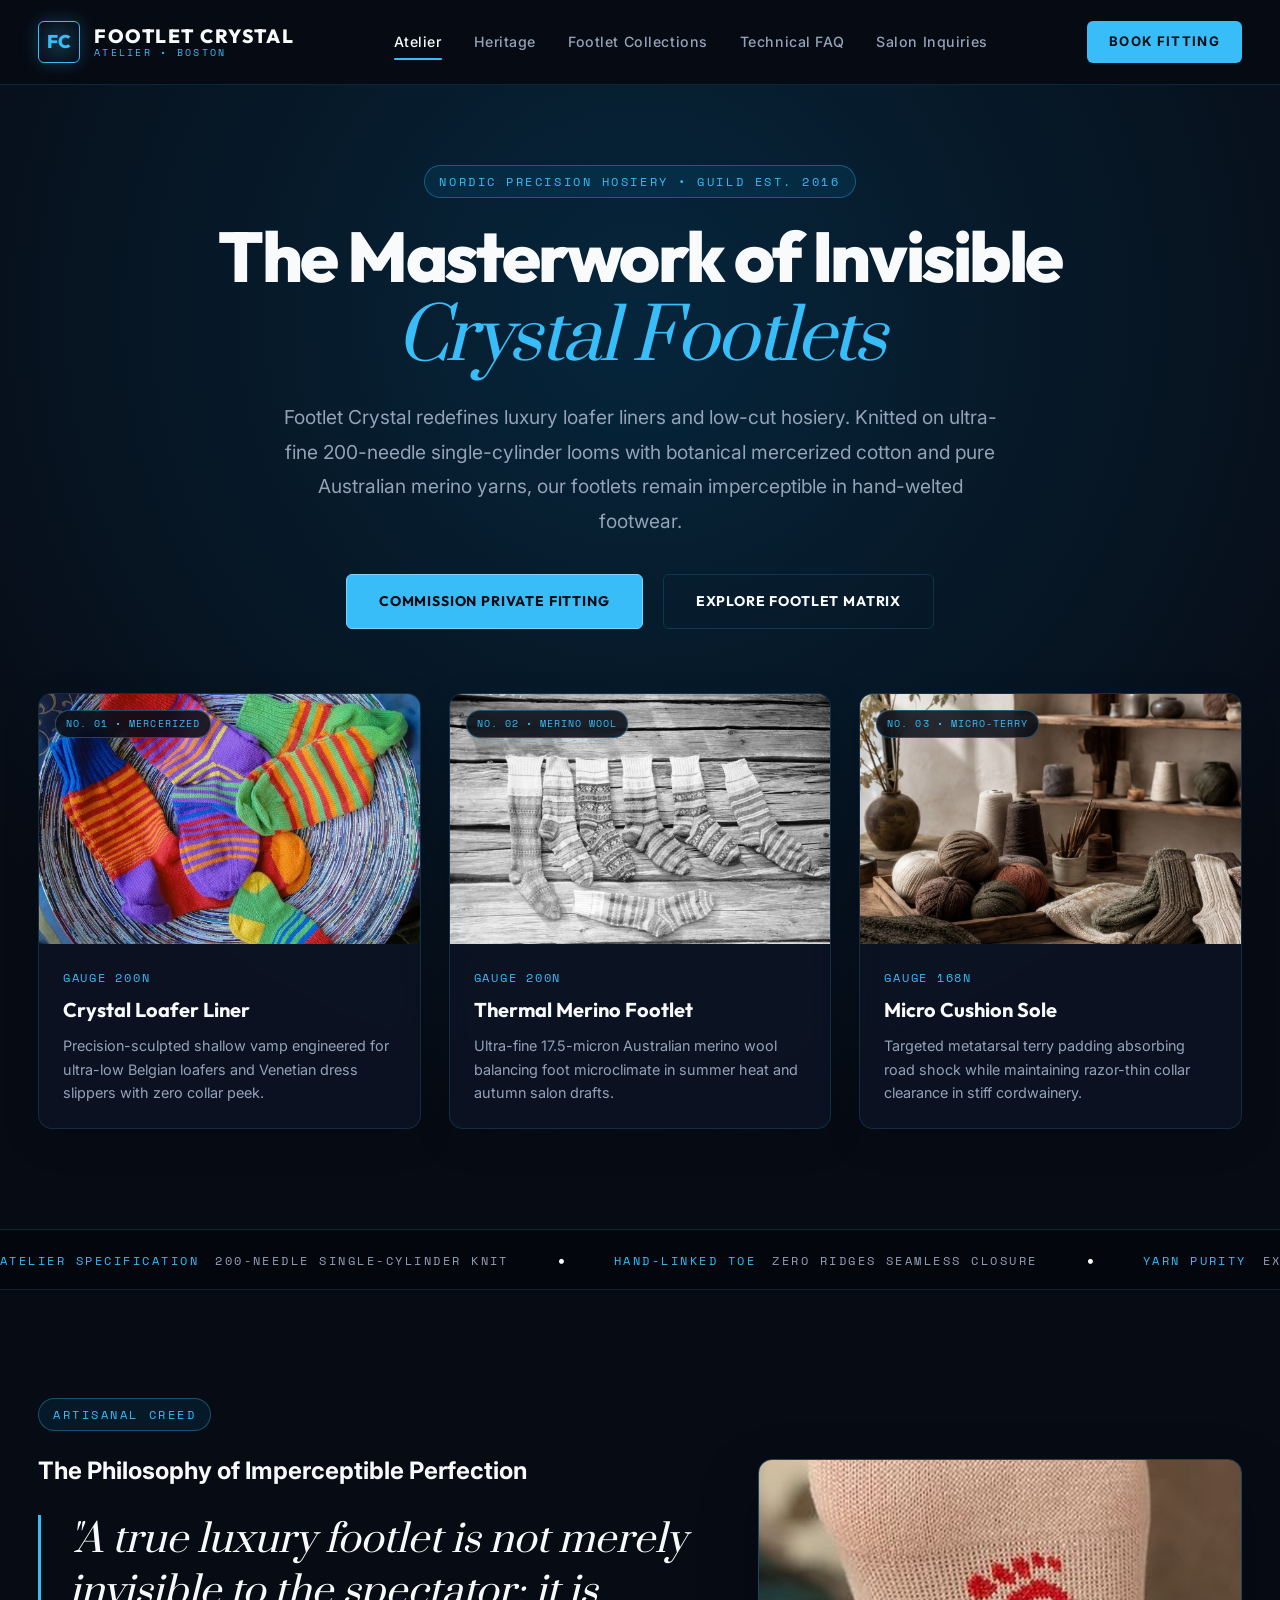
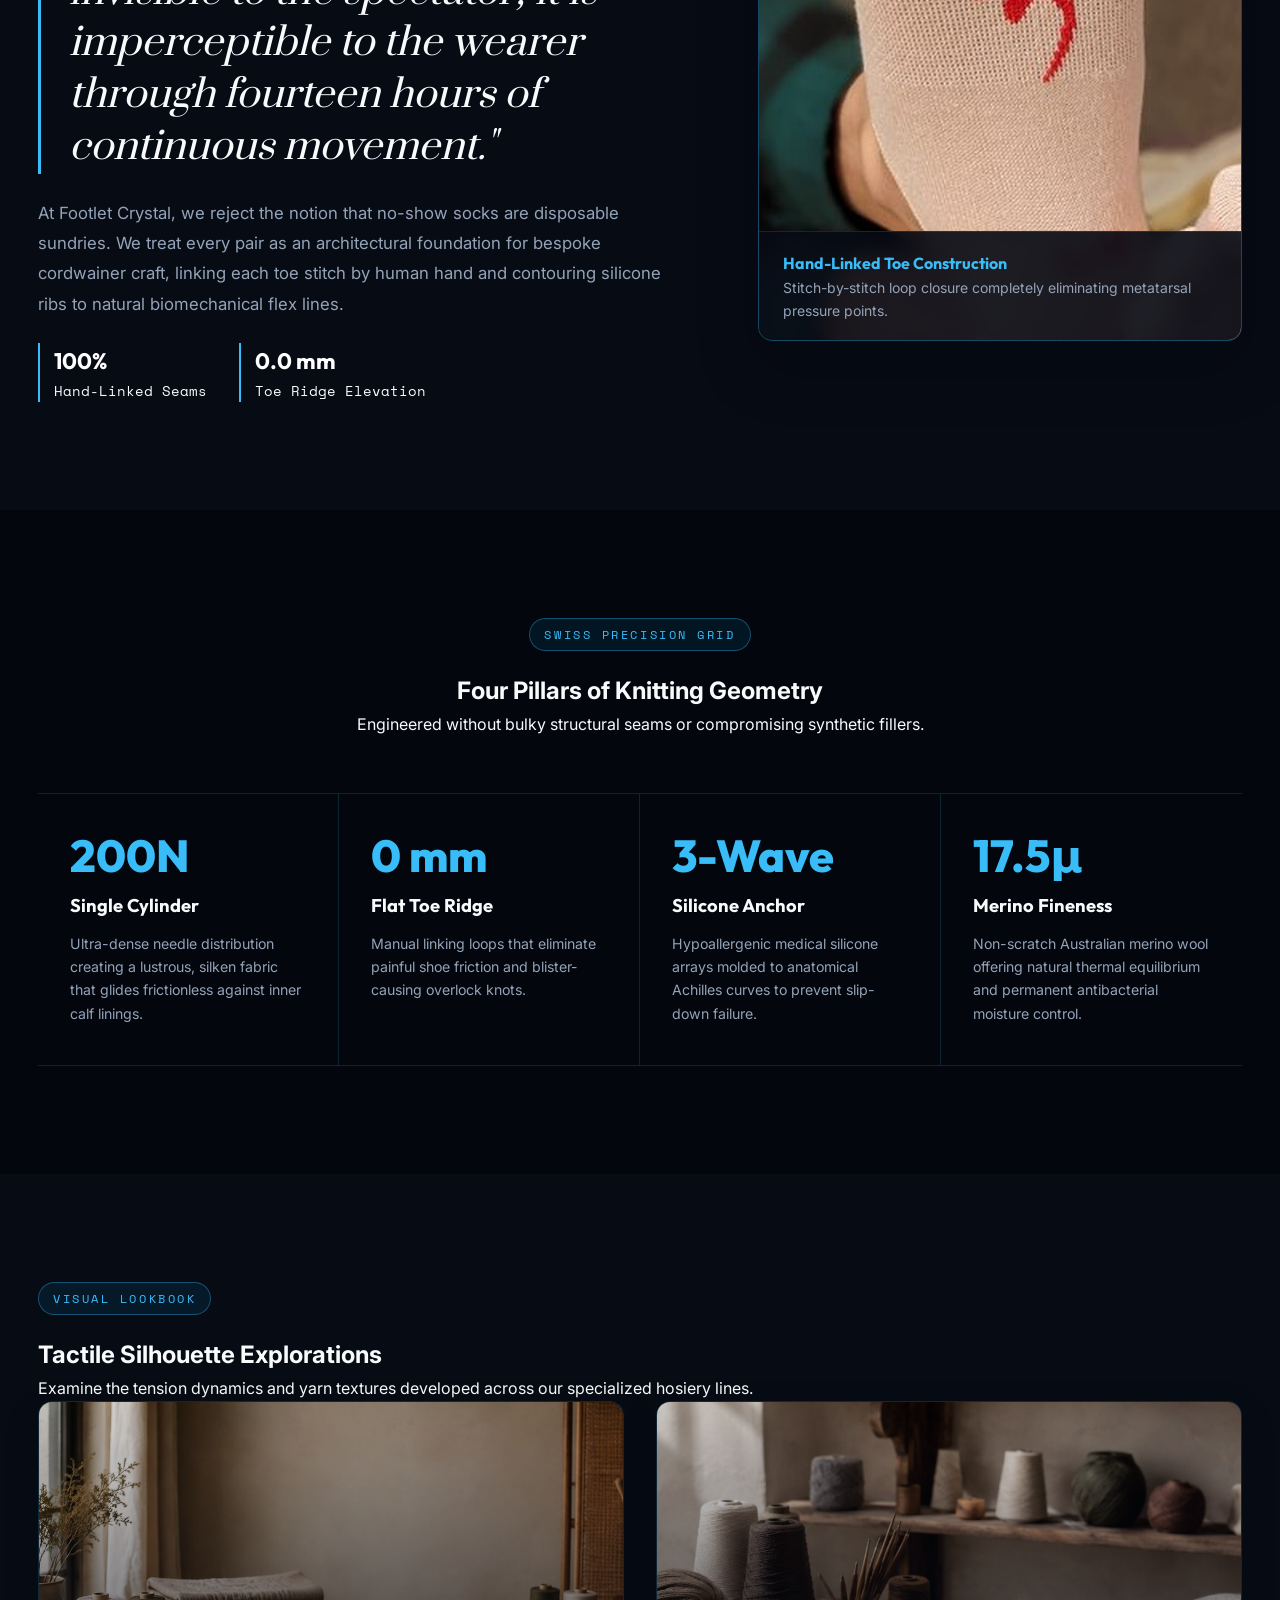
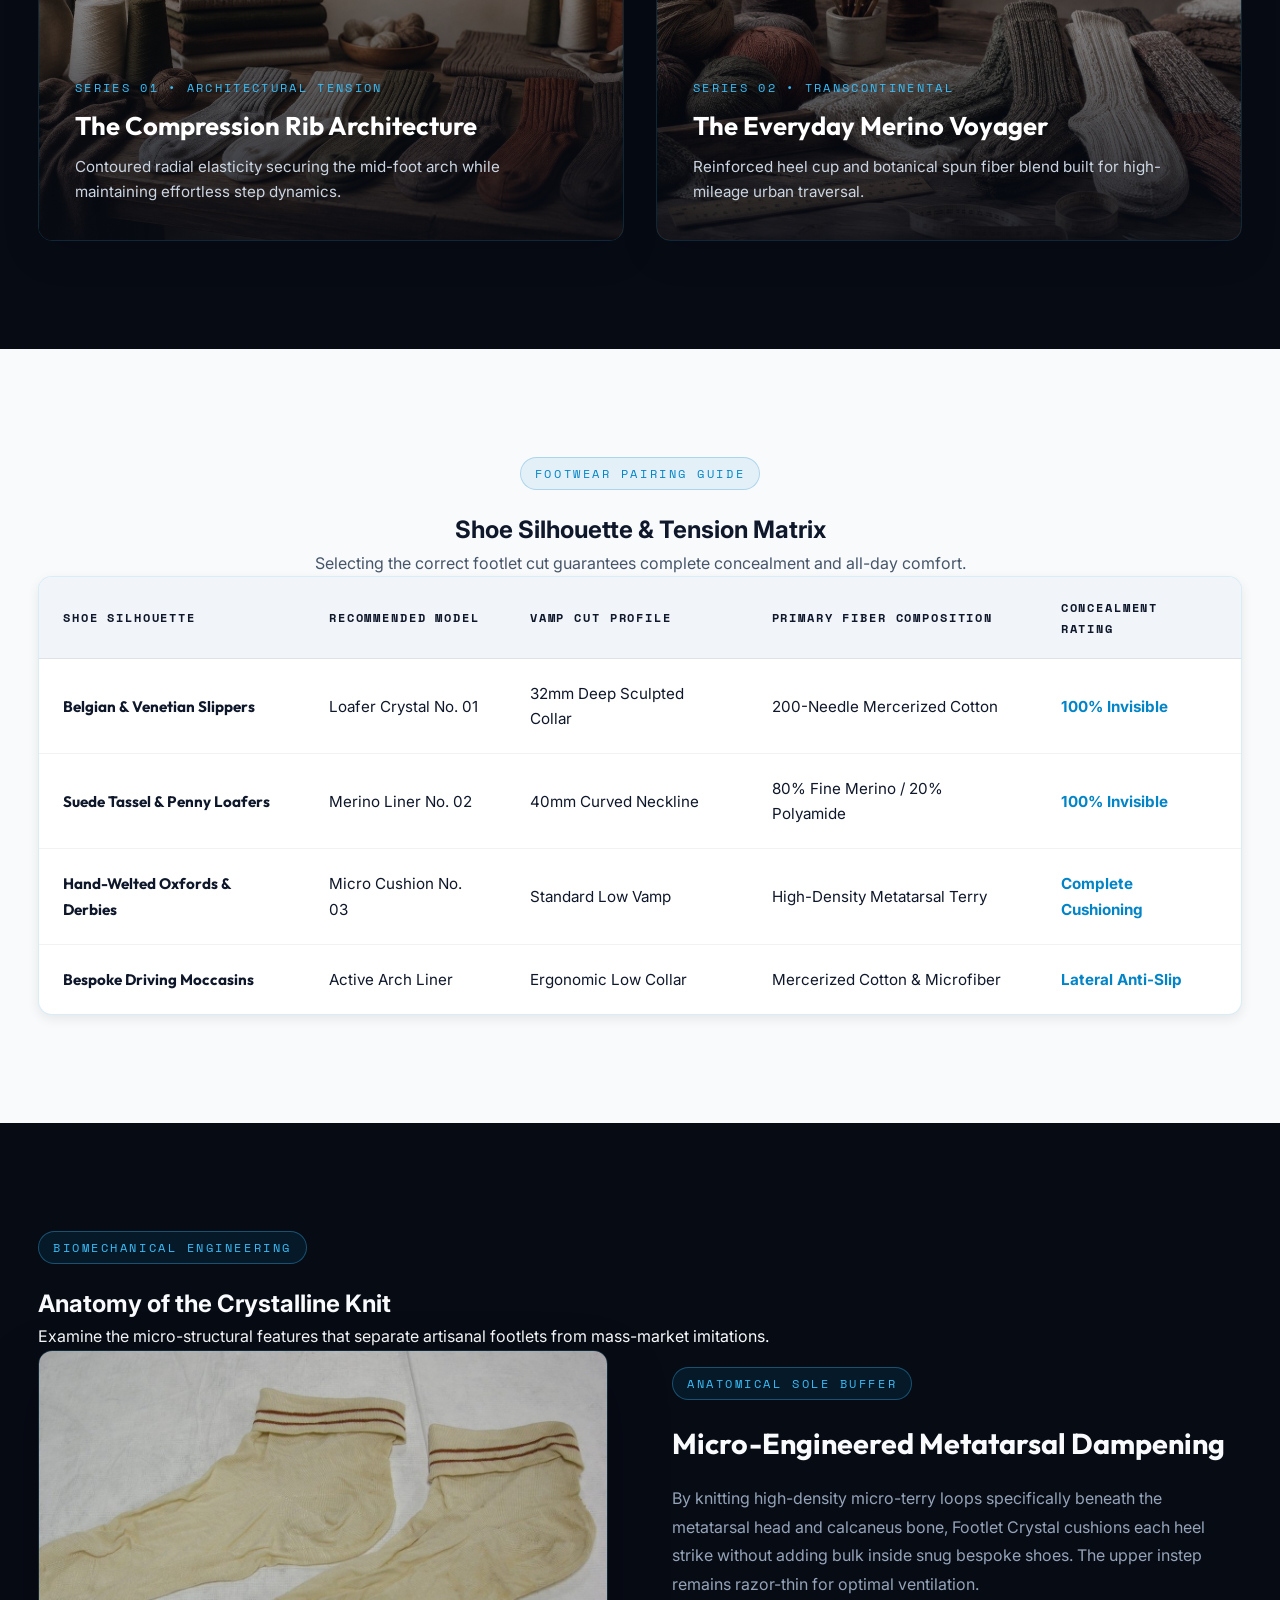
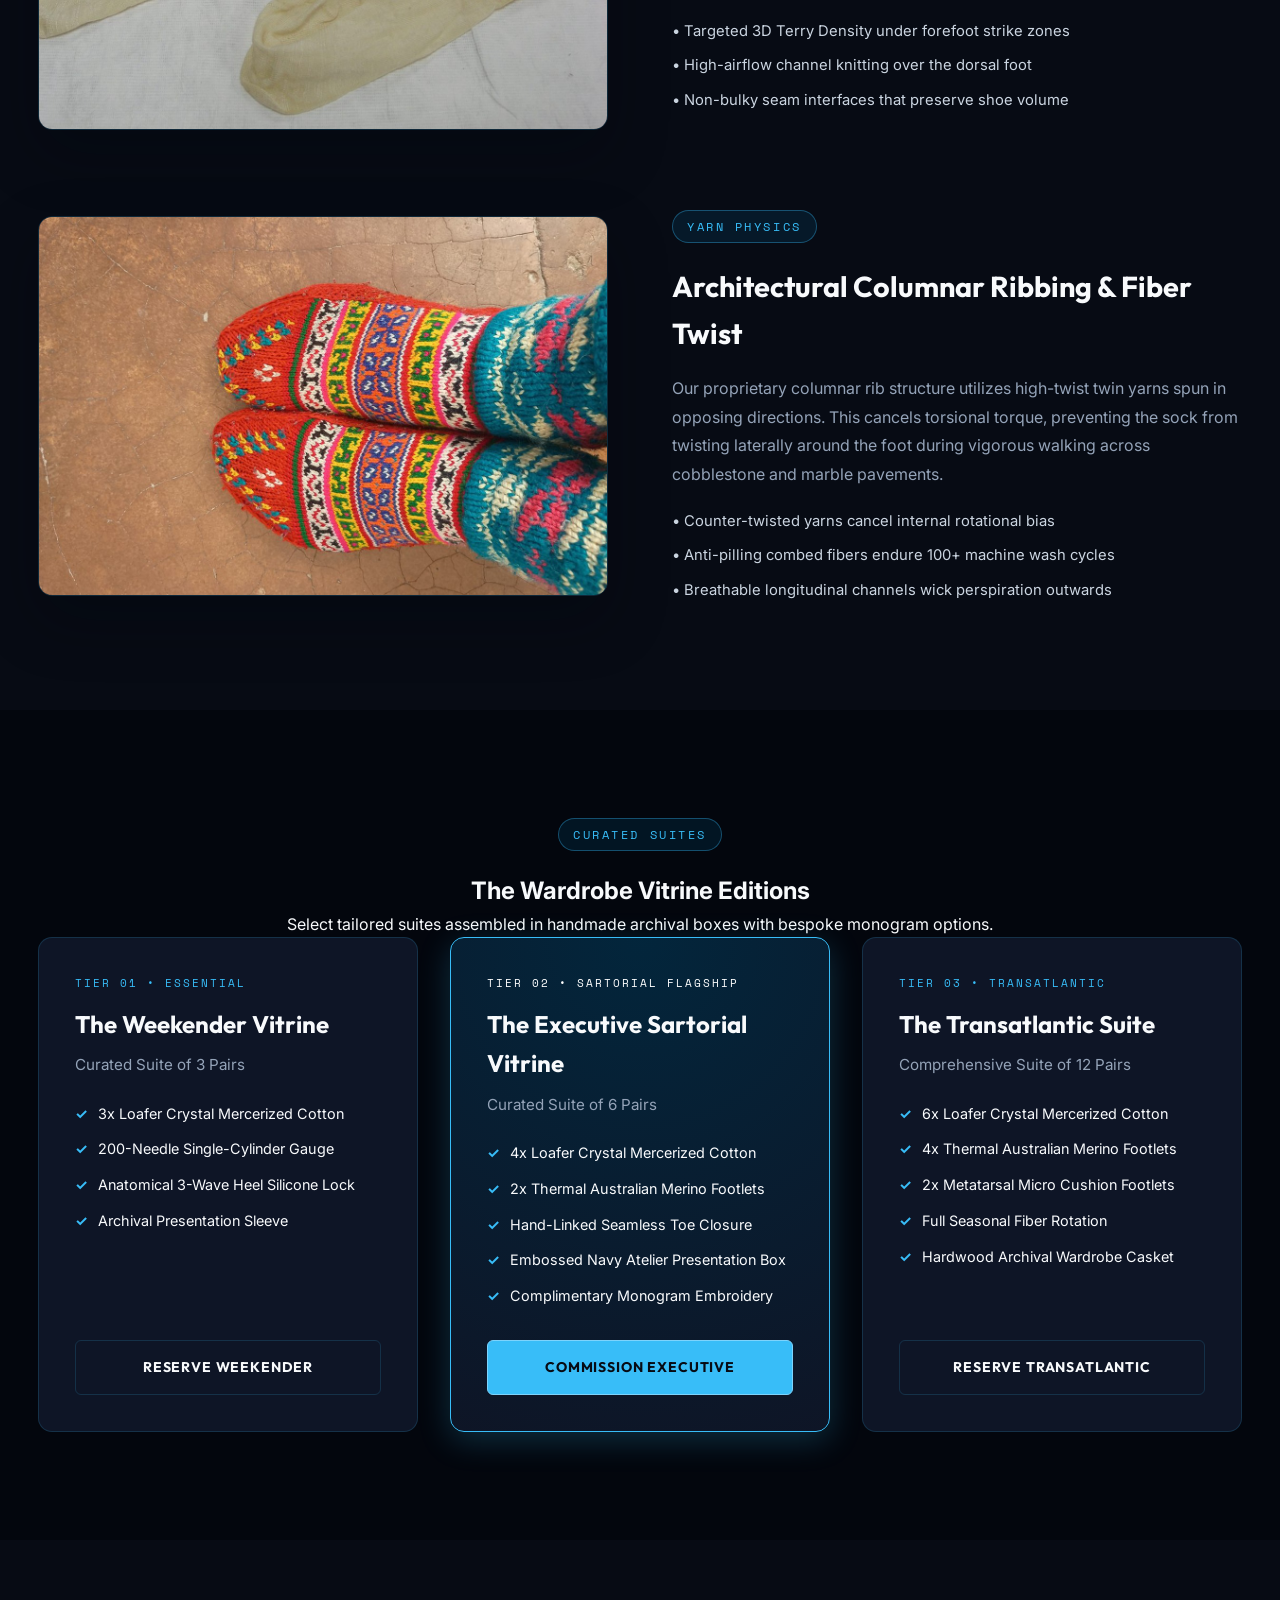
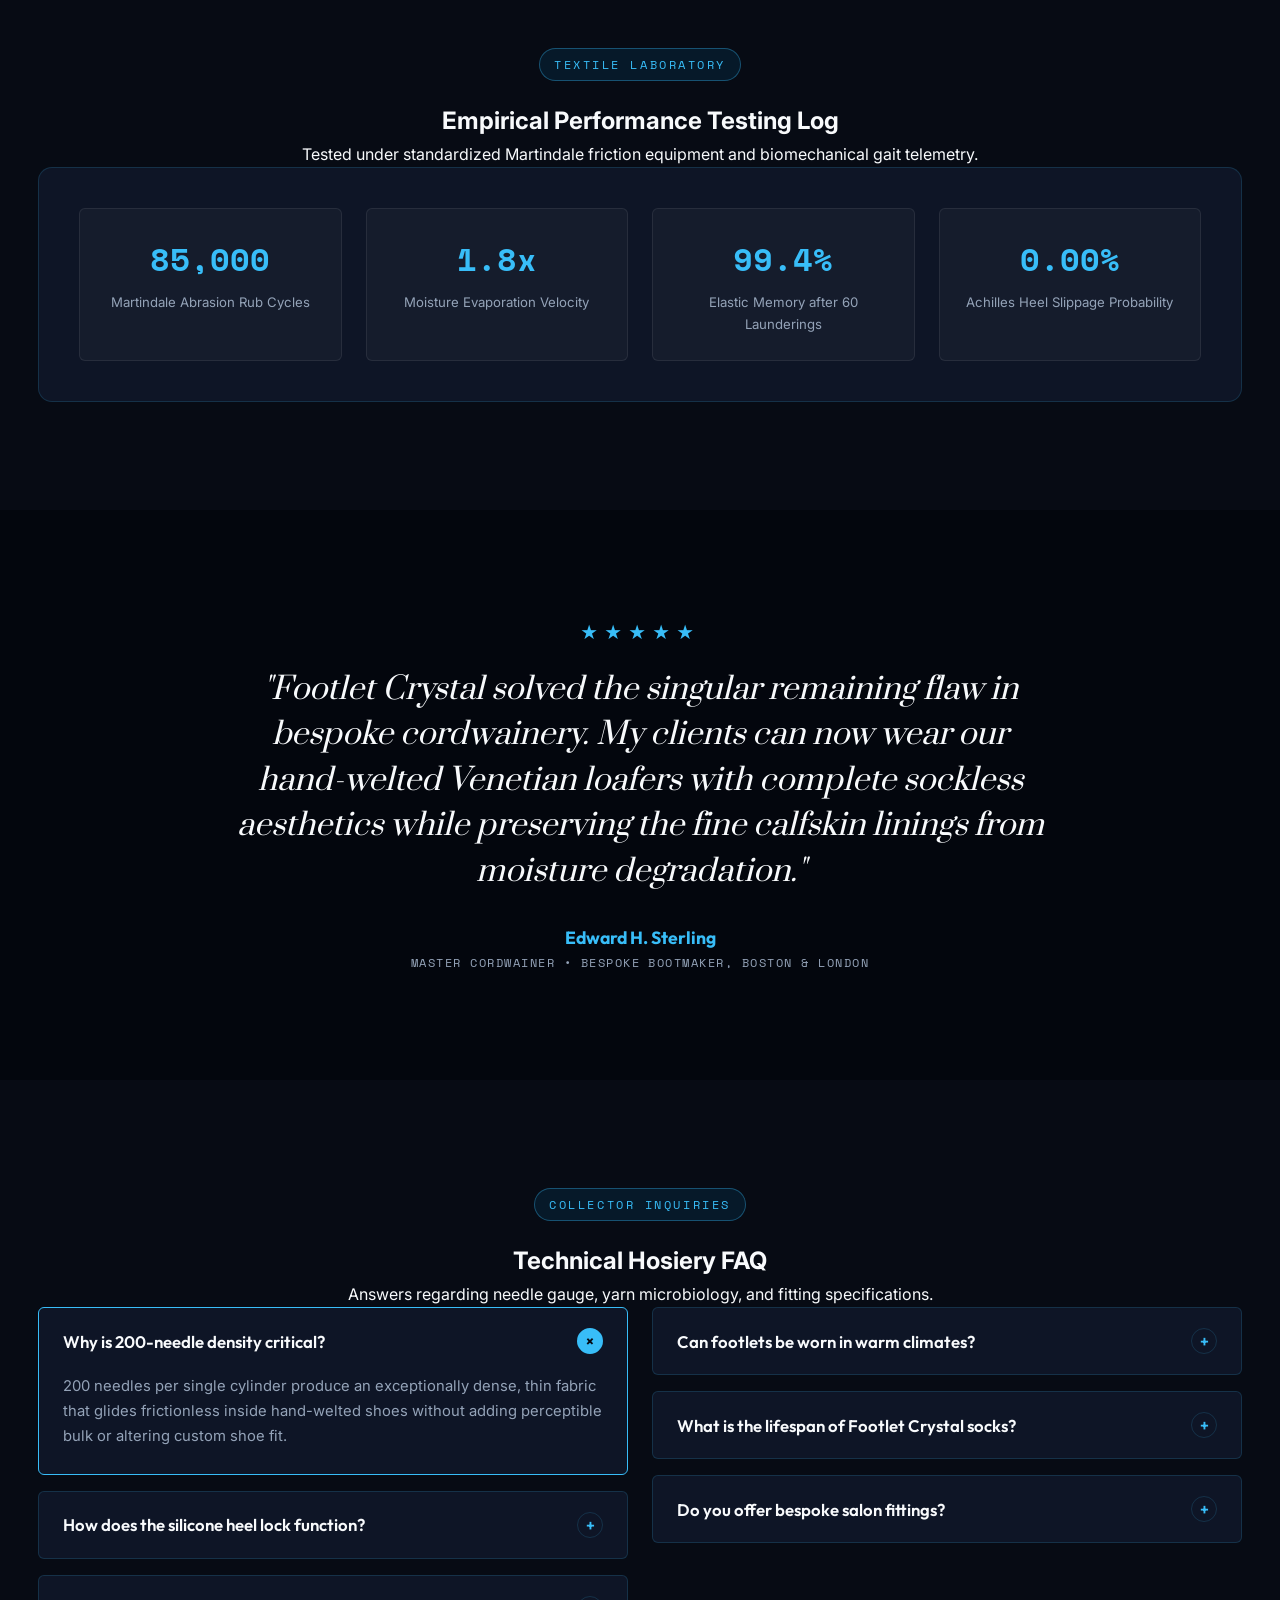
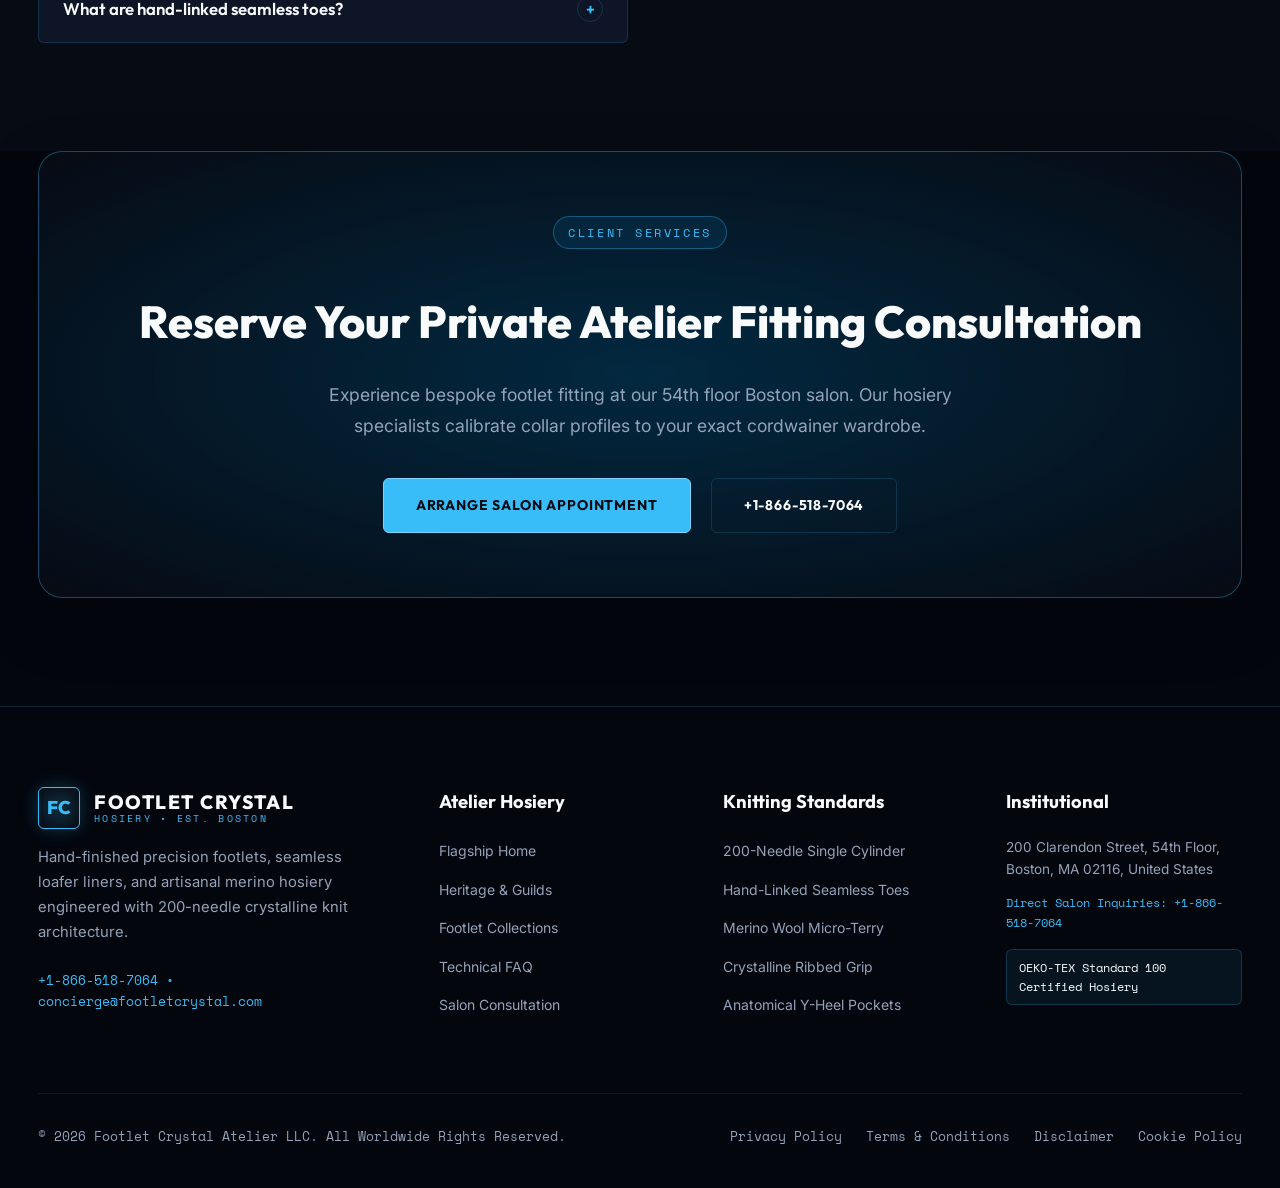
<file: index.html>
<!DOCTYPE html>
<html lang="en">
<head>
  <meta charset="UTF-8">
  <meta name="viewport" content="width=device-width, initial-scale=1.0">
  <title>Footlet Crystal | Artisanal Luxury Footlets &amp; Precision Hosiery</title>
  <meta name="description" content="Discover Footlet Crystal Atelier. Hand-finished luxury footlets, seamless loafer liners, and 200-needle merino socks crafted for sartorial elegance in Boston.">
  <link rel="canonical" href="https://footletcrystal.com/index.html">
  <!-- Google tag (gtag.js) -->
<script async src="https://www.googletagmanager.com/gtag/js?id=G-0LY0HY7L01"></script>
<script>
  window.dataLayer = window.dataLayer || [];
  function gtag(){dataLayer.push(arguments);}
  gtag('js', new Date());
  gtag('config', 'G-0LY0HY7L01');
</script>
  <link rel="preconnect" href="https://fonts.googleapis.com">
<link rel="preconnect" href="https://fonts.gstatic.com" crossorigin>
<link href="https://fonts.googleapis.com/css2?family=Inter:wght@300;400;500;600;700&family=Outfit:wght@400;500;600;700;800&family=Prata&family=Space+Mono:wght@400;700&display=swap" rel="stylesheet">
  <link rel="stylesheet" href="assets/css/style.css">
  <script type="application/ld+json">
  {
    "@context": "https://schema.org",
    "@type": "ClothingStore",
    "name": "Footlet Crystal Atelier",
    "url": "https://footletcrystal.com/",
    "telephone": "+1-866-518-7064",
    "address": {
      "@type": "PostalAddress",
      "streetAddress": "200 Clarendon Street, 54th Floor",
      "addressLocality": "Boston",
      "addressRegion": "MA",
      "postalCode": "02116",
      "addressCountry": "US"
    },
    "description": "Artisanal luxury footlets, seamless loafer liners, merino hosiery, and precision knit socks.",
    "priceRange": "$$$$"
  }
  </script>
</head>
<body>
  <!-- Site Header (Rule 11) -->
  <header class="site-header">
    <div class="fc-container">
      <div class="fc-nav-container">
        <a href="index.html" class="fc-brand">
          <div class="fc-brand-crest">FC</div>
          <div class="fc-brand-text">
            Footlet Crystal
            <small>Atelier &bull; Boston</small>
          </div>
        </a>
        <nav class="fc-nav-menu">
          <a href="index.html" class="fc-nav-link active">Atelier</a>
          <a href="about.html" class="fc-nav-link ">Heritage</a>
          <a href="products.html" class="fc-nav-link ">Footlet Collections</a>
          <a href="faq.html" class="fc-nav-link ">Technical FAQ</a>
          <a href="contact.html" class="fc-nav-link ">Salon Inquiries</a>
        </nav>
        <div style="display: flex; align-items: center; gap: 16px;">
          <a href="contact.html" class="fc-nav-cta">Book Fitting</a>
          <button class="fc-hamburger" id="fc-hamburger" aria-label="Toggle Navigation">
            <span></span>
            <span></span>
            <span></span>
          </button>
        </div>
      </div>
    </div>
  </header>

  <!-- Mobile Drawer (Rule 11) -->
  <div class="mobile-drawer-backdrop" id="mobile-drawer-backdrop"></div>
  <div class="mobile-drawer" id="mobile-drawer">
    <div class="mobile-drawer-header">
      <div class="fc-brand">
        <div class="fc-brand-crest">FC</div>
        <div class="fc-brand-text">Footlet Crystal</div>
      </div>
      <button class="mobile-drawer-close" id="mobile-drawer-close" aria-label="Close Drawer">&times;</button>
    </div>
    <div class="mobile-drawer-body">
      <a href="index.html" class="mobile-nav-link">Atelier Flagship</a>
      <a href="about.html" class="mobile-nav-link">Heritage &amp; Knitting Story</a>
      <a href="products.html" class="mobile-nav-link">Footlet Collections</a>
      <a href="faq.html" class="mobile-nav-link">Technical &amp; Fiber FAQ</a>
      <a href="contact.html" class="mobile-nav-link">Salon Fitting Consultation</a>
    </div>
    <div class="mobile-drawer-footer">
      <p style="margin-bottom: 8px; color: var(--fc-cyan-light); font-family: var(--fc-font-mono); font-size: 0.75rem;">CLIENT CONCIERGE</p>
      <p style="margin-bottom: 6px;">+1-866-518-7064</p>
      <p><a href="mailto:concierge@footletcrystal.com">concierge@footletcrystal.com</a></p>
    </div>
  </div>

  <main>
    <!-- Section 1: Center-Stage Masthead with Triple-Pod Crystal Showcase (Assets 1, 2, 3) -->
    <section class="fc-hero fc-center-hero">
      <div class="fc-container">
        <div class="fc-center-hero-header">
          <span class="fc-tag">Nordic Precision Hosiery &bull; Guild Est. 2016</span>
          <h1 class="fc-hero-supertitle">The Masterwork of Invisible <span>Crystal Footlets</span></h1>
          <p class="fc-center-hero-desc">
            Footlet Crystal redefines luxury loafer liners and low-cut hosiery. Knitted on ultra-fine 200-needle single-cylinder looms with botanical mercerized cotton and pure Australian merino yarns, our footlets remain imperceptible in hand-welted footwear.
          </p>
          <div class="fc-center-hero-actions">
            <a href="contact.html" class="fc-btn fc-btn-cyan">Commission Private Fitting</a>
            <a href="products.html" class="fc-btn fc-btn-outline">Explore Footlet Matrix</a>
          </div>
        </div>

        <!-- Triple-Pod Crystal Showcase: Assets 1, 2, 3 -->
        <div class="fc-triple-pod-showcase">
          <!-- Pod 1: Asset 1 (Invisible Cotton Loafer Liner) -->
          <div class="fc-crystal-pod">
            <div class="fc-pod-media">
              <img src="assets/images/footletcrystal_asset_1.jpg" alt="Invisible black cotton luxury loafer liner footlet with non-slip heel grip" width="1200" height="800">
              <div class="fc-pod-badge">NO. 01 &bull; MERCERIZED</div>
            </div>
            <div class="fc-pod-body">
              <div class="fc-pod-num">GAUGE 200N</div>
              <h3 class="fc-pod-title">Crystal Loafer Liner</h3>
              <p class="fc-pod-desc">Precision-sculpted shallow vamp engineered for ultra-low Belgian loafers and Venetian dress slippers with zero collar peek.</p>
            </div>
          </div>

          <!-- Pod 2: Asset 2 (Merino Wool Footlet Liner) -->
          <div class="fc-crystal-pod">
            <div class="fc-pod-media">
              <img src="assets/images/footletcrystal_asset_2.jpg" alt="Merino wool footlet liner sock engineered with thermal regulating knit" width="1200" height="800">
              <div class="fc-pod-badge">NO. 02 &bull; MERINO WOOL</div>
            </div>
            <div class="fc-pod-body">
              <div class="fc-pod-num">GAUGE 200N</div>
              <h3 class="fc-pod-title">Thermal Merino Footlet</h3>
              <p class="fc-pod-desc">Ultra-fine 17.5-micron Australian merino wool balancing foot microclimate in summer heat and autumn salon drafts.</p>
            </div>
          </div>

          <!-- Pod 3: Asset 3 (High-Density Cushion Sole Liner) -->
          <div class="fc-crystal-pod">
            <div class="fc-pod-media">
              <img src="assets/images/footletcrystal_asset_3.jpg" alt="High-density terry cushion sole on artisan footlet sock" width="1200" height="800">
              <div class="fc-pod-badge">NO. 03 &bull; MICRO-TERRY</div>
            </div>
            <div class="fc-pod-body">
              <div class="fc-pod-num">GAUGE 168N</div>
              <h3 class="fc-pod-title">Micro Cushion Sole</h3>
              <p class="fc-pod-desc">Targeted metatarsal terry padding absorbing road shock while maintaining razor-thin collar clearance in stiff cordwainery.</p>
            </div>
          </div>
        </div>
      </div>
    </section>

    <!-- Section 2: Marquee Ticker -->
    <div class="fc-ticker">
      <div class="fc-ticker-track">
        <div class="fc-ticker-item"><span>ATELIER SPECIFICATION</span> 200-NEEDLE SINGLE-CYLINDER KNIT</div>
        <div class="fc-ticker-bullet">&bull;</div>
        <div class="fc-ticker-item"><span>HAND-LINKED TOE</span> ZERO RIDGES SEAMLESS CLOSURE</div>
        <div class="fc-ticker-bullet">&bull;</div>
        <div class="fc-ticker-item"><span>YARN PURITY</span> EXTRA-FINE AUSTRALIAN MERINO WOOL</div>
        <div class="fc-ticker-bullet">&bull;</div>
        <div class="fc-ticker-item"><span>HEEL RETENTION</span> ANATOMICAL Y-GORE SILICONE LOCK</div>
        <div class="fc-ticker-bullet">&bull;</div>
        <div class="fc-ticker-item"><span>COMFORT ZONE</span> MICRO-TERRY TARGETED CUSHIONING</div>
        <div class="fc-ticker-bullet">&bull;</div>
        <div class="fc-ticker-item"><span>ATELIER SPECIFICATION</span> 200-NEEDLE SINGLE-CYLINDER KNIT</div>
        <div class="fc-ticker-bullet">&bull;</div>
        <div class="fc-ticker-item"><span>HAND-LINKED TOE</span> ZERO RIDGES SEAMLESS CLOSURE</div>
      </div>
    </div>

    <!-- Section 3: Asymmetric Editorial Manifesto (Asset 4: Hand-Linked Seamless Crystal Toe) -->
    <section class="fc-section fc-section-dark">
      <div class="fc-container">
        <div class="fc-editorial-split">
          <div>
            <span class="fc-tag">Artisanal Creed</span>
            <h2 class="fc-section-title">The Philosophy of Imperceptible Perfection</h2>
            <blockquote class="fc-editorial-quote">
              "A true luxury footlet is not merely invisible to the spectator; it is imperceptible to the wearer through fourteen hours of continuous movement."
            </blockquote>
            <p style="color: var(--fc-text-light-muted); font-size: 1.05rem; line-height: 1.8; margin-bottom: 24px;">
              At Footlet Crystal, we reject the notion that no-show socks are disposable sundries. We treat every pair as an architectural foundation for bespoke cordwainer craft, linking each toe stitch by human hand and contouring silicone ribs to natural biomechanical flex lines.
            </p>
            <div style="display: flex; gap: 32px; font-family: var(--fc-font-mono); font-size: 0.85rem;">
              <div style="border-left: 2px solid var(--fc-cyan-light); padding-left: 14px;">
                <strong style="font-size: 1.4rem; color: #fff; display: block; font-family: var(--fc-font-display);">100%</strong>
                Hand-Linked Seams
              </div>
              <div style="border-left: 2px solid var(--fc-cyan-light); padding-left: 14px;">
                <strong style="font-size: 1.4rem; color: #fff; display: block; font-family: var(--fc-font-display);">0.0 mm</strong>
                Toe Ridge Elevation
              </div>
            </div>
          </div>
          <div>
            <div class="fc-editorial-frame">
              <img src="assets/images/footletcrystal_asset_4.jpg" alt="Hand-linked seamless crystal toe close-up displaying stitch-by-stitch loop closure" width="1200" height="800">
              <div class="fc-editorial-caption">
                <strong>Hand-Linked Toe Construction</strong>
                Stitch-by-stitch loop closure completely eliminating metatarsal pressure points.
              </div>
            </div>
          </div>
        </div>
      </div>
    </section>

    <!-- Section 4: Swiss 4-Column Precision Metric Grid (Zero Box Borders) -->
    <section class="fc-section fc-section-darker">
      <div class="fc-container">
        <div class="fc-section-header" style="text-align: center;">
          <span class="fc-tag">Swiss Precision Grid</span>
          <h2 class="fc-section-title">Four Pillars of Knitting Geometry</h2>
          <p class="fc-section-subtitle" style="margin: 0 auto;">Engineered without bulky structural seams or compromising synthetic fillers.</p>
        </div>
        <div class="fc-nordic-grid-4col">
          <div class="fc-nordic-col">
            <div class="fc-col-metric">200N</div>
            <h3 class="fc-col-title">Single Cylinder</h3>
            <p class="fc-col-desc">Ultra-dense needle distribution creating a lustrous, silken fabric that glides frictionless against inner calf linings.</p>
          </div>
          <div class="fc-nordic-col">
            <div class="fc-col-metric">0 mm</div>
            <h3 class="fc-col-title">Flat Toe Ridge</h3>
            <p class="fc-col-desc">Manual linking loops that eliminate painful shoe friction and blister-causing overlock knots.</p>
          </div>
          <div class="fc-nordic-col">
            <div class="fc-col-metric">3-Wave</div>
            <h3 class="fc-col-title">Silicone Anchor</h3>
            <p class="fc-col-desc">Hypoallergenic medical silicone arrays molded to anatomical Achilles curves to prevent slip-down failure.</p>
          </div>
          <div class="fc-nordic-col">
            <div class="fc-col-metric">17.5μ</div>
            <h3 class="fc-col-title">Merino Fineness</h3>
            <p class="fc-col-desc">Non-scratch Australian merino wool offering natural thermal equilibrium and permanent antibacterial moisture control.</p>
          </div>
        </div>
      </div>
    </section>

    <!-- Section 5: Lookbook Duo Ribbon (Assets 5 & 6) -->
    <section class="fc-section fc-section-dark">
      <div class="fc-container">
        <div class="fc-section-header">
          <span class="fc-tag">Visual Lookbook</span>
          <h2 class="fc-section-title">Tactile Silhouette Explorations</h2>
          <p class="fc-section-subtitle">Examine the tension dynamics and yarn textures developed across our specialized hosiery lines.</p>
        </div>
        <div class="fc-lookbook-duo">
          <!-- Card 1: Asset 5 (Elastic Ribbed Comfort Cuff) -->
          <div class="fc-lookbook-card">
            <img src="assets/images/footletcrystal_asset_5.jpg" alt="Elastic ribbed comfort cuff on luxury sock displaying anatomical tension" width="1200" height="800">
            <div class="fc-lookbook-overlay">
              <div class="fc-lookbook-tag">Series 01 &bull; Architectural Tension</div>
              <h3 class="fc-lookbook-title">The Compression Rib Architecture</h3>
              <p class="fc-lookbook-text">Contoured radial elasticity securing the mid-foot arch while maintaining effortless step dynamics.</p>
            </div>
          </div>

          <!-- Card 2: Asset 6 (Casual Everyday Merino Wool Footlet) -->
          <div class="fc-lookbook-card">
            <img src="assets/images/footletcrystal_asset_6.jpg" alt="Casual everyday merino wool footlet sock with reinforced heel and arch" width="1200" height="800">
            <div class="fc-lookbook-overlay">
              <div class="fc-lookbook-tag">Series 02 &bull; Transcontinental</div>
              <h3 class="fc-lookbook-title">The Everyday Merino Voyager</h3>
              <p class="fc-lookbook-text">Reinforced heel cup and botanical spun fiber blend built for high-mileage urban traversal.</p>
            </div>
          </div>
        </div>
      </div>
    </section>

    <!-- Section 6: Footwear Pairing Guide Matrix -->
    <section class="fc-section fc-section-light">
      <div class="fc-container">
        <div class="fc-section-header" style="text-align: center;">
          <span class="fc-tag" style="background: rgba(2, 132, 199, 0.08); border-color: rgba(2, 132, 199, 0.25); color: var(--fc-cyan);">Footwear Pairing Guide</span>
          <h2 class="fc-section-title" style="color: var(--fc-text-dark);">Shoe Silhouette &amp; Tension Matrix</h2>
          <p class="fc-section-subtitle" style="margin: 0 auto; color: var(--fc-text-dark-muted);">Selecting the correct footlet cut guarantees complete concealment and all-day comfort.</p>
        </div>
        <div class="fc-pairing-matrix-wrap">
          <table class="fc-pairing-table">
            <thead>
              <tr>
                <th>Shoe Silhouette</th>
                <th>Recommended Model</th>
                <th>Vamp Cut Profile</th>
                <th>Primary Fiber Composition</th>
                <th>Concealment Rating</th>
              </tr>
            </thead>
            <tbody>
              <tr>
                <td class="fc-shoe-type">Belgian &amp; Venetian Slippers</td>
                <td>Loafer Crystal No. 01</td>
                <td>32mm Deep Sculpted Collar</td>
                <td>200-Needle Mercerized Cotton</td>
                <td><span style="color: var(--fc-cyan); font-weight: 700;">100% Invisible</span></td>
              </tr>
              <tr>
                <td class="fc-shoe-type">Suede Tassel &amp; Penny Loafers</td>
                <td>Merino Liner No. 02</td>
                <td>40mm Curved Neckline</td>
                <td>80% Fine Merino / 20% Polyamide</td>
                <td><span style="color: var(--fc-cyan); font-weight: 700;">100% Invisible</span></td>
              </tr>
              <tr>
                <td class="fc-shoe-type">Hand-Welted Oxfords &amp; Derbies</td>
                <td>Micro Cushion No. 03</td>
                <td>Standard Low Vamp</td>
                <td>High-Density Metatarsal Terry</td>
                <td><span style="color: var(--fc-cyan); font-weight: 700;">Complete Cushioning</span></td>
              </tr>
              <tr>
                <td class="fc-shoe-type">Bespoke Driving Moccasins</td>
                <td>Active Arch Liner</td>
                <td>Ergonomic Low Collar</td>
                <td>Mercerized Cotton &amp; Microfiber</td>
                <td><span style="color: var(--fc-cyan); font-weight: 700;">Lateral Anti-Slip</span></td>
              </tr>
            </tbody>
          </table>
        </div>
      </div>
    </section>

    <!-- Section 7: Staggered Zig-Zag Narrative Rows (Assets 7 & 8) -->
    <section class="fc-section fc-section-dark">
      <div class="fc-container">
        <div class="fc-section-header">
          <span class="fc-tag">Biomechanical Engineering</span>
          <h2 class="fc-section-title">Anatomy of the Crystalline Knit</h2>
          <p class="fc-section-subtitle">Examine the micro-structural features that separate artisanal footlets from mass-market imitations.</p>
        </div>

        <!-- Row 1: Asset 7 (Crystalline Cushion Crew Sock) -->
        <div class="fc-zigzag-row">
          <div class="fc-zigzag-media">
            <img src="assets/images/footletcrystal_asset_7.jpg" alt="Crystalline cushion crew sock with targeted arch support" width="1200" height="800">
          </div>
          <div>
            <span class="fc-tag">Anatomical Sole Buffer</span>
            <h3 style="font-family: var(--fc-font-display); font-size: 1.8rem; margin-bottom: 16px;">Micro-Engineered Metatarsal Dampening</h3>
            <p style="color: var(--fc-text-light-muted); font-size: 1rem; line-height: 1.8; margin-bottom: 20px;">
              By knitting high-density micro-terry loops specifically beneath the metatarsal head and calcaneus bone, Footlet Crystal cushions each heel strike without adding bulk inside snug bespoke shoes. The upper instep remains razor-thin for optimal ventilation.
            </p>
            <ul style="font-size: 0.925rem; color: var(--fc-silver); display: flex; flex-direction: column; gap: 10px;">
              <li>&bull; Targeted 3D Terry Density under forefoot strike zones</li>
              <li>&bull; High-airflow channel knitting over the dorsal foot</li>
              <li>&bull; Non-bulky seam interfaces that preserve shoe volume</li>
            </ul>
          </div>
        </div>

        <!-- Row 2: Asset 8 (Crystalline Textured Rib Sock - Inverted) -->
        <div class="fc-zigzag-row inverted">
          <div>
            <span class="fc-tag">Yarn Physics</span>
            <h3 style="font-family: var(--fc-font-display); font-size: 1.8rem; margin-bottom: 16px;">Architectural Columnar Ribbing &amp; Fiber Twist</h3>
            <p style="color: var(--fc-text-light-muted); font-size: 1rem; line-height: 1.8; margin-bottom: 20px;">
              Our proprietary columnar rib structure utilizes high-twist twin yarns spun in opposing directions. This cancels torsional torque, preventing the sock from twisting laterally around the foot during vigorous walking across cobblestone and marble pavements.
            </p>
            <ul style="font-size: 0.925rem; color: var(--fc-silver); display: flex; flex-direction: column; gap: 10px;">
              <li>&bull; Counter-twisted yarns cancel internal rotational bias</li>
              <li>&bull; Anti-pilling combed fibers endure 100+ machine wash cycles</li>
              <li>&bull; Breathable longitudinal channels wick perspiration outwards</li>
            </ul>
          </div>
          <div class="fc-zigzag-media">
            <img src="assets/images/footletcrystal_asset_8.jpg" alt="Crystalline textured rib sock handcrafted with architectural knit columns" width="1200" height="800">
          </div>
        </div>
      </div>
    </section>

    <!-- Section 8: Curated Wardrobe Vitrine Tiers -->
    <section class="fc-section fc-section-darker">
      <div class="fc-container">
        <div class="fc-section-header" style="text-align: center;">
          <span class="fc-tag">Curated Suites</span>
          <h2 class="fc-section-title">The Wardrobe Vitrine Editions</h2>
          <p class="fc-section-subtitle" style="margin: 0 auto;">Select tailored suites assembled in handmade archival boxes with bespoke monogram options.</p>
        </div>
        <div class="fc-vitrine-grid">
          <!-- Vitrine 1 -->
          <div class="fc-vitrine-card">
            <div>
              <div class="fc-vitrine-tier-badge">TIER 01 &bull; ESSENTIAL</div>
              <h3 class="fc-vitrine-title">The Weekender Vitrine</h3>
              <p class="fc-vitrine-pairs">Curated Suite of 3 Pairs</p>
              <ul class="fc-vitrine-features">
                <li>3x Loafer Crystal Mercerized Cotton</li>
                <li>200-Needle Single-Cylinder Gauge</li>
                <li>Anatomical 3-Wave Heel Silicone Lock</li>
                <li>Archival Presentation Sleeve</li>
              </ul>
            </div>
            <a href="contact.html" class="fc-btn fc-btn-outline" style="width: 100%; text-align: center;">Reserve Weekender</a>
          </div>

          <!-- Vitrine 2 (Featured) -->
          <div class="fc-vitrine-card featured">
            <div>
              <div class="fc-vitrine-tier-badge" style="color: #ffffff;">TIER 02 &bull; SARTORIAL FLAGSHIP</div>
              <h3 class="fc-vitrine-title">The Executive Sartorial Vitrine</h3>
              <p class="fc-vitrine-pairs">Curated Suite of 6 Pairs</p>
              <ul class="fc-vitrine-features">
                <li>4x Loafer Crystal Mercerized Cotton</li>
                <li>2x Thermal Australian Merino Footlets</li>
                <li>Hand-Linked Seamless Toe Closure</li>
                <li>Embossed Navy Atelier Presentation Box</li>
                <li>Complimentary Monogram Embroidery</li>
              </ul>
            </div>
            <a href="contact.html" class="fc-btn fc-btn-cyan" style="width: 100%; text-align: center;">Commission Executive</a>
          </div>

          <!-- Vitrine 3 -->
          <div class="fc-vitrine-card">
            <div>
              <div class="fc-vitrine-tier-badge">TIER 03 &bull; TRANSATLANTIC</div>
              <h3 class="fc-vitrine-title">The Transatlantic Suite</h3>
              <p class="fc-vitrine-pairs">Comprehensive Suite of 12 Pairs</p>
              <ul class="fc-vitrine-features">
                <li>6x Loafer Crystal Mercerized Cotton</li>
                <li>4x Thermal Australian Merino Footlets</li>
                <li>2x Metatarsal Micro Cushion Footlets</li>
                <li>Full Seasonal Fiber Rotation</li>
                <li>Hardwood Archival Wardrobe Casket</li>
              </ul>
            </div>
            <a href="contact.html" class="fc-btn fc-btn-outline" style="width: 100%; text-align: center;">Reserve Transatlantic</a>
          </div>
        </div>
      </div>
    </section>

    <!-- Section 9: Laboratory Data Log -->
    <section class="fc-section fc-section-dark">
      <div class="fc-container">
        <div class="fc-section-header" style="text-align: center;">
          <span class="fc-tag">Textile Laboratory</span>
          <h2 class="fc-section-title">Empirical Performance Testing Log</h2>
          <p class="fc-section-subtitle" style="margin: 0 auto;">Tested under standardized Martindale friction equipment and biomechanical gait telemetry.</p>
        </div>
        <div class="fc-lab-bench-data">
          <div class="fc-lab-metrics-grid">
            <div class="fc-lab-metric-box">
              <div class="fc-lab-metric-val">85,000</div>
              <div class="fc-lab-metric-label">Martindale Abrasion Rub Cycles</div>
            </div>
            <div class="fc-lab-metric-box">
              <div class="fc-lab-metric-val">1.8x</div>
              <div class="fc-lab-metric-label">Moisture Evaporation Velocity</div>
            </div>
            <div class="fc-lab-metric-box">
              <div class="fc-lab-metric-val">99.4%</div>
              <div class="fc-lab-metric-label">Elastic Memory after 60 Launderings</div>
            </div>
            <div class="fc-lab-metric-box">
              <div class="fc-lab-metric-val">0.00%</div>
              <div class="fc-lab-metric-label">Achilles Heel Slippage Probability</div>
            </div>
          </div>
        </div>
      </div>
    </section>

    <!-- Section 10: Sartorial Quote Spotlight -->
    <section class="fc-section fc-section-darker">
      <div class="fc-container">
        <div class="fc-spotlight-quote-wrap">
          <div class="fc-spotlight-stars">&#9733;&#9733;&#9733;&#9733;&#9733;</div>
          <blockquote class="fc-spotlight-quote">
            "Footlet Crystal solved the singular remaining flaw in bespoke cordwainery. My clients can now wear our hand-welted Venetian loafers with complete sockless aesthetics while preserving the fine calfskin linings from moisture degradation."
          </blockquote>
          <div class="fc-spotlight-author">Edward H. Sterling</div>
          <div class="fc-spotlight-role">Master Cordwainer &bull; Bespoke Bootmaker, Boston &amp; London</div>
        </div>
      </div>
    </section>

    <!-- Section 11: Dual-Column Technical FAQ Accordion -->
    <section class="fc-section fc-section-dark">
      <div class="fc-container">
        <div class="fc-section-header" style="text-align: center;">
          <span class="fc-tag">Collector Inquiries</span>
          <h2 class="fc-section-title">Technical Hosiery FAQ</h2>
          <p class="fc-section-subtitle" style="margin: 0 auto;">Answers regarding needle gauge, yarn microbiology, and fitting specifications.</p>
        </div>
        <div class="fc-faq-dual-columns">
          <div class="fc-faq-col">
            <div class="fc-accordion-item active">
              <button class="fc-accordion-header">
                <span>Why is 200-needle density critical?</span>
                <span class="fc-accordion-icon">+</span>
              </button>
              <div class="fc-accordion-body">
                <p>200 needles per single cylinder produce an exceptionally dense, thin fabric that glides frictionless inside hand-welted shoes without adding perceptible bulk or altering custom shoe fit.</p>
              </div>
            </div>
            <div class="fc-accordion-item">
              <button class="fc-accordion-header">
                <span>How does the silicone heel lock function?</span>
                <span class="fc-accordion-icon">+</span>
              </button>
              <div class="fc-accordion-body">
                <p>Our triple-wave medical silicone is printed directly onto the knit structure, adhering gently to the calcaneus curve without causing chafing, peeling, or allergic reactions.</p>
              </div>
            </div>
            <div class="fc-accordion-item">
              <button class="fc-accordion-header">
                <span>What are hand-linked seamless toes?</span>
                <span class="fc-accordion-icon">+</span>
              </button>
              <div class="fc-accordion-body">
                <p>Rather than using an automated bulky machine seam, artisans link each loop together stitch-by-stitch, eliminating the thick ridge that presses into the toes during extended walking.</p>
              </div>
            </div>
          </div>
          <div class="fc-faq-col">
            <div class="fc-accordion-item">
              <button class="fc-accordion-header">
                <span>Can footlets be worn in warm climates?</span>
                <span class="fc-accordion-icon">+</span>
              </button>
              <div class="fc-accordion-body">
                <p>Yes. Both our long-staple mercerized cotton and ultra-fine Australian merino wool are naturally hygroscopic, actively absorbing foot moisture and dissipating heat during humid salon days.</p>
              </div>
            </div>
            <div class="fc-accordion-item">
              <button class="fc-accordion-header">
                <span>What is the lifespan of Footlet Crystal socks?</span>
                <span class="fc-accordion-icon">+</span>
              </button>
              <div class="fc-accordion-body">
                <p>With gentle washing in our mesh laundry bag, each pair retains full silicone tension and elastic recovery across more than 100 wear and laundering cycles.</p>
              </div>
            </div>
            <div class="fc-accordion-item">
              <button class="fc-accordion-header">
                <span>Do you offer bespoke salon fittings?</span>
                <span class="fc-accordion-icon">+</span>
              </button>
              <div class="fc-accordion-body">
                <p>Clients are welcome to schedule private fitting consultations at our 200 Clarendon Street salon in Boston to calibrate exact hosiery dimensions with their bespoke shoe collection.</p>
              </div>
            </div>
          </div>
        </div>
      </div>
    </section>

    <!-- Section 12: Private Consultation Strip -->
    <section class="fc-section fc-section-darker" style="padding-top: 0;">
      <div class="fc-container">
        <div class="fc-salon-booking-strip">
          <span class="fc-tag">Client Services</span>
          <h2 style="font-family: var(--fc-font-display); font-size: clamp(2rem, 3.5vw, 2.8rem); font-weight: 800; margin: 16px 0 20px 0;">
            Reserve Your Private Atelier Fitting Consultation
          </h2>
          <p style="color: var(--fc-text-light-muted); font-size: 1.1rem; max-width: 680px; margin: 0 auto 36px auto; line-height: 1.8;">
            Experience bespoke footlet fitting at our 54th floor Boston salon. Our hosiery specialists calibrate collar profiles to your exact cordwainer wardrobe.
          </p>
          <div style="display: flex; gap: 20px; justify-content: center; flex-wrap: wrap;">
            <a href="contact.html" class="fc-btn fc-btn-cyan">Arrange Salon Appointment</a>
            <a href="tel:+18665187064" class="fc-btn fc-btn-outline">+1-866-518-7064</a>
          </div>
        </div>
      </div>
    </section>
  </main>

  <!-- Semantic Site Footer -->
  <footer class="fc-footer">
    <div class="fc-container">
      <div class="fc-footer-grid">
        <div class="fc-footer-brand">
          <div class="fc-brand">
            <div class="fc-brand-crest">FC</div>
            <div class="fc-brand-text">
              Footlet Crystal
              <small>Hosiery &bull; Est. Boston</small>
            </div>
          </div>
          <p>Hand-finished precision footlets, seamless loafer liners, and artisanal merino hosiery engineered with 200-needle crystalline knit architecture.</p>
          <div style="font-family: var(--fc-font-mono); font-size: 0.8rem; color: var(--fc-cyan-light);">
            +1-866-518-7064 &bull; concierge@footletcrystal.com
          </div>
        </div>
        <div class="fc-footer-col">
          <h4>Atelier Hosiery</h4>
          <ul class="fc-footer-links">
            <li><a href="index.html">Flagship Home</a></li>
            <li><a href="about.html">Heritage &amp; Guilds</a></li>
            <li><a href="products.html">Footlet Collections</a></li>
            <li><a href="faq.html">Technical FAQ</a></li>
            <li><a href="contact.html">Salon Consultation</a></li>
          </ul>
        </div>
        <div class="fc-footer-col">
          <h4>Knitting Standards</h4>
          <ul class="fc-footer-links">
            <li><a href="products.html">200-Needle Single Cylinder</a></li>
            <li><a href="products.html">Hand-Linked Seamless Toes</a></li>
            <li><a href="products.html">Merino Wool Micro-Terry</a></li>
            <li><a href="products.html">Crystalline Ribbed Grip</a></li>
            <li><a href="products.html">Anatomical Y-Heel Pockets</a></li>
          </ul>
        </div>
        <div class="fc-footer-col">
          <h4>Institutional</h4>
          <p style="font-size: 0.85rem; line-height: 1.6; margin-bottom: 12px; color: var(--fc-text-light-muted);">
            200 Clarendon Street, 54th Floor, Boston, MA 02116, United States
          </p>
          <p style="font-family: var(--fc-font-mono); font-size: 0.75rem; color: var(--fc-cyan-light); margin-bottom: 16px;">
            Direct Salon Inquiries: +1-866-518-7064
          </p>
          <div style="padding: 8px 12px; background: rgba(56,189,248,0.08); border: 1px solid rgba(56,189,248,0.2); border-radius: 6px; font-size: 0.725rem; font-family: var(--fc-font-mono); color: var(--fc-text-light);">
            OEKO-TEX Standard 100 Certified Hosiery
          </div>
        </div>
      </div>
      <div class="fc-footer-bottom">
        <div>&copy; 2026 Footlet Crystal Atelier LLC. All Worldwide Rights Reserved.</div>
        <div class="fc-footer-legal-links">
          <a href="privacy-policy.html">Privacy Policy</a>
          <a href="terms-and-conditions.html">Terms &amp; Conditions</a>
          <a href="disclaimer.html">Disclaimer</a>
          <a href="cookie-policy.html">Cookie Policy</a>
        </div>
      </div>
    </div>
  </footer>
  <script src="assets/js/script.js"></script>
  <script src="assets/js/main.js"></script>
</body>
</html>
</file>
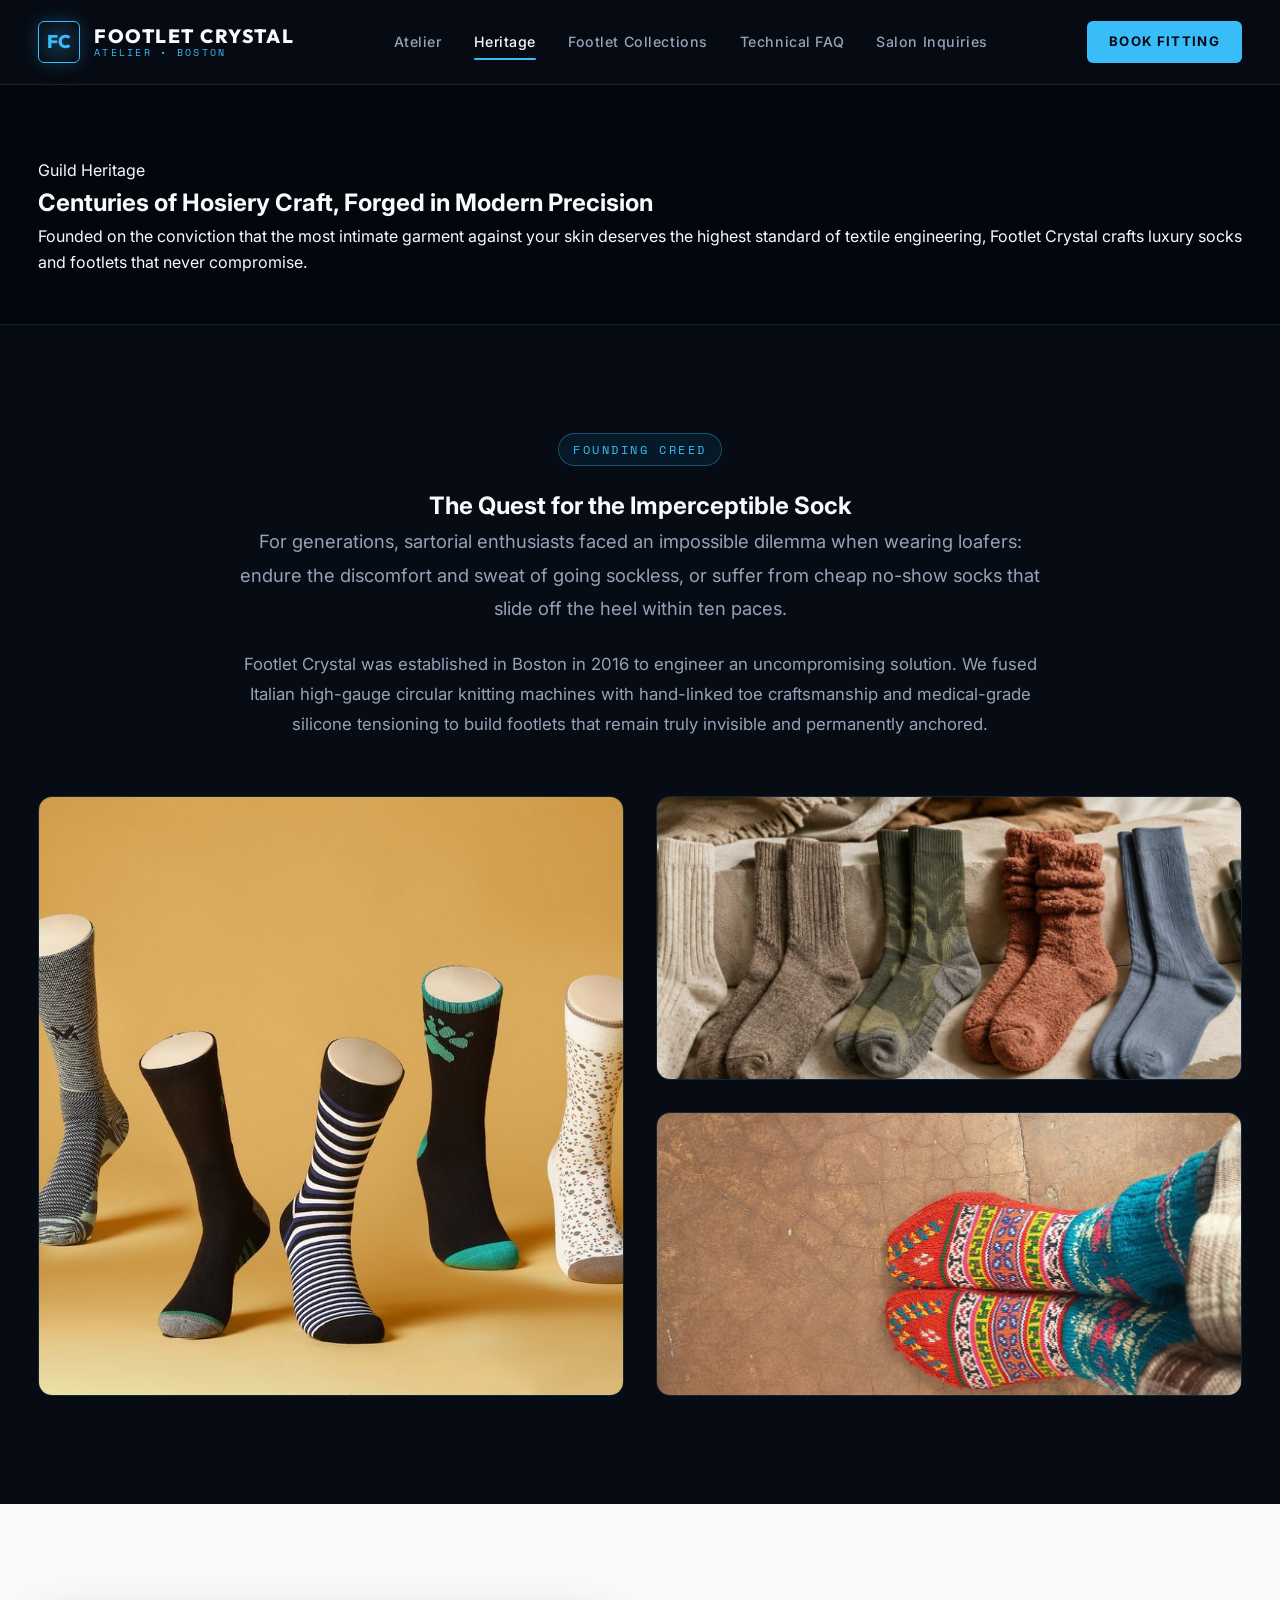
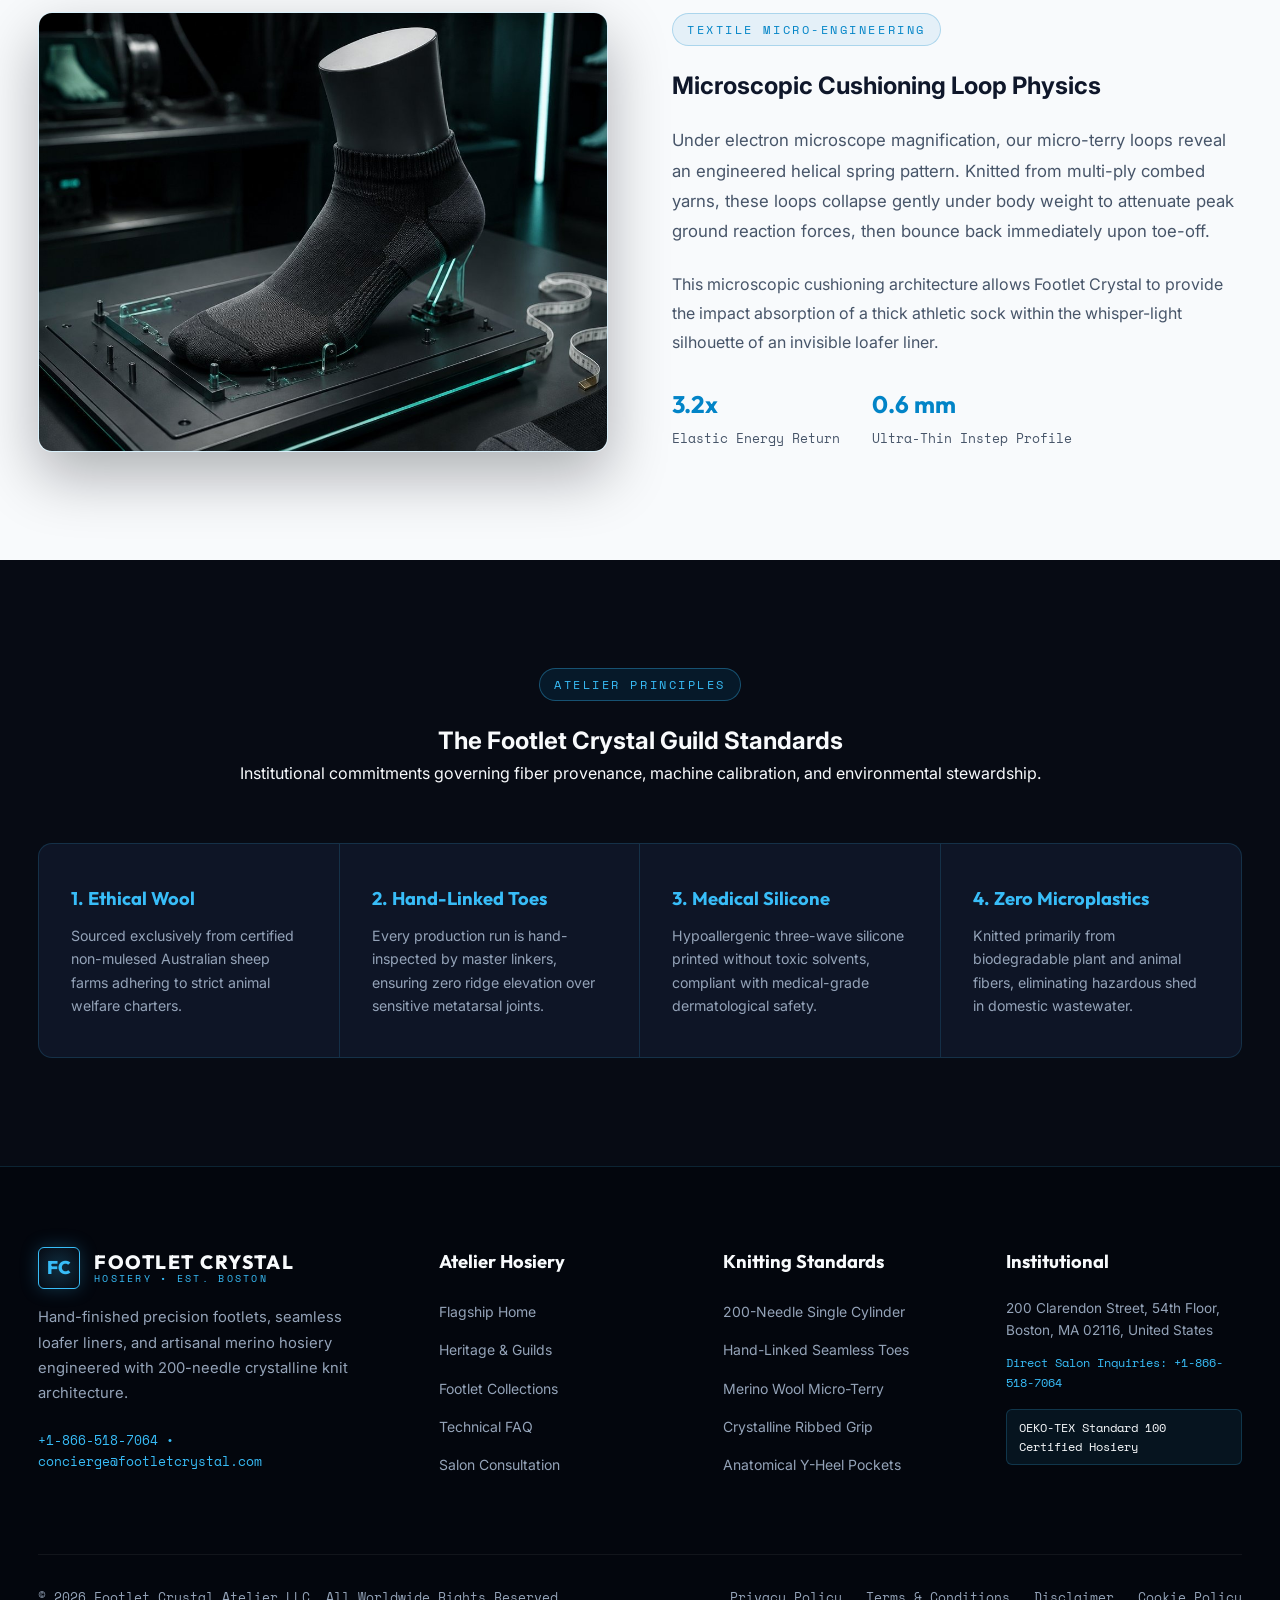
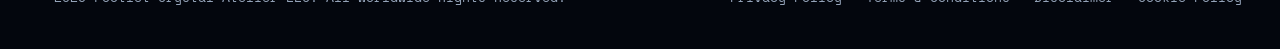
<file: about.html>
<!DOCTYPE html>
<html lang="en">
<head>
  <meta charset="UTF-8">
  <meta name="viewport" content="width=device-width, initial-scale=1.0">
  <title>Heritage &amp; Knitting Philosophy | Footlet Crystal Atelier</title>
  <meta name="description" content="Explore the knitting heritage of Footlet Crystal. Discover our 200-needle Italian cylinder looms, hand-linked seamless toes, and dedicated hosiery atelier in Boston.">
  <link rel="canonical" href="https://footletcrystal.com/about.html">
  <!-- Google tag (gtag.js) -->
<script async src="https://www.googletagmanager.com/gtag/js?id=G-0LY0HY7L01"></script>
<script>
  window.dataLayer = window.dataLayer || [];
  function gtag(){dataLayer.push(arguments);}
  gtag('js', new Date());
  gtag('config', 'G-0LY0HY7L01');
</script>
  <link rel="preconnect" href="https://fonts.googleapis.com">
<link rel="preconnect" href="https://fonts.gstatic.com" crossorigin>
<link href="https://fonts.googleapis.com/css2?family=Inter:wght@300;400;500;600;700&family=Outfit:wght@400;500;600;700;800&family=Prata&family=Space+Mono:wght@400;700&display=swap" rel="stylesheet">
  <link rel="stylesheet" href="assets/css/style.css">
</head>
<body>
  <!-- Site Header (Rule 11) -->
  <header class="site-header">
    <div class="fc-container">
      <div class="fc-nav-container">
        <a href="index.html" class="fc-brand">
          <div class="fc-brand-crest">FC</div>
          <div class="fc-brand-text">
            Footlet Crystal
            <small>Atelier &bull; Boston</small>
          </div>
        </a>
        <nav class="fc-nav-menu">
          <a href="index.html" class="fc-nav-link ">Atelier</a>
          <a href="about.html" class="fc-nav-link active">Heritage</a>
          <a href="products.html" class="fc-nav-link ">Footlet Collections</a>
          <a href="faq.html" class="fc-nav-link ">Technical FAQ</a>
          <a href="contact.html" class="fc-nav-link ">Salon Inquiries</a>
        </nav>
        <div style="display: flex; align-items: center; gap: 16px;">
          <a href="contact.html" class="fc-nav-cta">Book Fitting</a>
          <button class="fc-hamburger" id="fc-hamburger" aria-label="Toggle Navigation">
            <span></span>
            <span></span>
            <span></span>
          </button>
        </div>
      </div>
    </div>
  </header>

  <!-- Mobile Drawer (Rule 11) -->
  <div class="mobile-drawer-backdrop" id="mobile-drawer-backdrop"></div>
  <div class="mobile-drawer" id="mobile-drawer">
    <div class="mobile-drawer-header">
      <div class="fc-brand">
        <div class="fc-brand-crest">FC</div>
        <div class="fc-brand-text">Footlet Crystal</div>
      </div>
      <button class="mobile-drawer-close" id="mobile-drawer-close" aria-label="Close Drawer">&times;</button>
    </div>
    <div class="mobile-drawer-body">
      <a href="index.html" class="mobile-nav-link">Atelier Flagship</a>
      <a href="about.html" class="mobile-nav-link">Heritage &amp; Knitting Story</a>
      <a href="products.html" class="mobile-nav-link">Footlet Collections</a>
      <a href="faq.html" class="mobile-nav-link">Technical &amp; Fiber FAQ</a>
      <a href="contact.html" class="mobile-nav-link">Salon Fitting Consultation</a>
    </div>
    <div class="mobile-drawer-footer">
      <p style="margin-bottom: 8px; color: var(--fc-cyan-light); font-family: var(--fc-font-mono); font-size: 0.75rem;">CLIENT CONCIERGE</p>
      <p style="margin-bottom: 6px;">+1-866-518-7064</p>
      <p><a href="mailto:concierge@footletcrystal.com">concierge@footletcrystal.com</a></p>
    </div>
  </div>

  <main>
    <section class="fc-policy-header">
      <div class="fc-container">
        <span class="fc-section-tag">Guild Heritage</span>
        <h1 class="fc-hero-title">Centuries of Hosiery Craft, <span>Forged in Modern Precision</span></h1>
        <p class="fc-hero-desc" style="margin-bottom: 0;">
          Founded on the conviction that the most intimate garment against your skin deserves the highest standard of textile engineering, Footlet Crystal crafts luxury socks and footlets that never compromise.
        </p>
      </div>
    </section>

    <!-- Story Segment 1: The Founding Quest -->
    <section class="fc-section fc-section-dark">
      <div class="fc-container">
        <div style="max-width: 820px; margin: 0 auto; text-align: center;">
          <span class="fc-tag">Founding Creed</span>
          <h2 class="fc-section-title">The Quest for the Imperceptible Sock</h2>
          <p style="font-size: 1.15rem; color: var(--fc-text-light-muted); line-height: 1.8; margin-bottom: 24px;">
            For generations, sartorial enthusiasts faced an impossible dilemma when wearing loafers: endure the discomfort and sweat of going sockless, or suffer from cheap no-show socks that slide off the heel within ten paces.
          </p>
          <p style="font-size: 1.05rem; color: var(--fc-text-light-muted); line-height: 1.8;">
            Footlet Crystal was established in Boston in 2016 to engineer an uncompromising solution. We fused Italian high-gauge circular knitting machines with hand-linked toe craftsmanship and medical-grade silicone tensioning to build footlets that remain truly invisible and permanently anchored.
          </p>
        </div>

        <!-- Asymmetric Mosaic Gallery: Assets 9, 10, 11 -->
        <div class="fc-about-mosaic">
          <!-- Mosaic Tall: Asset 9 (Luxury Sartorial Socks Collection) -->
          <div class="fc-mosaic-tall">
            <img src="assets/images/footletcrystal_asset_9.jpg" alt="Luxury sartorial socks collection displayed in refined atelier arrangement" width="1200" height="800">
          </div>

          <!-- Mosaic Stack: Assets 10 & 11 -->
          <div class="fc-mosaic-stack">
            <!-- Mosaic Half Top: Asset 10 (Fine Merino Wool Knit Detail) -->
            <div class="fc-mosaic-half">
              <img src="assets/images/footletcrystal_asset_10.jpg" alt="Fine merino wool knit sock detail displaying crystalline stitch structure" width="1200" height="800">
            </div>

            <!-- Mosaic Half Bottom: Asset 11 (Artisan Hand-Knit Wool Sock Heritage) -->
            <div class="fc-mosaic-half">
              <img src="assets/images/footletcrystal_asset_11.jpg" alt="Artisan hand-knit wool sock displaying traditional geometric cable heritage" width="1200" height="800">
            </div>
          </div>
        </div>
      </div>
    </section>

    <!-- Story Segment 2: Cushioning Science Spotlight (Asset 12: Terry Loop Micro-Cushioning) -->
    <section class="fc-section fc-section-light">
      <div class="fc-container">
        <div class="fc-zigzag-row" style="margin-bottom: 0;">
          <div class="fc-zigzag-media" style="height: 440px;">
            <img src="assets/images/footletcrystal_asset_12.jpg" alt="Terry loop micro-cushioning footbed structure under magnification" width="1200" height="800">
          </div>
          <div>
            <span class="fc-tag" style="background: rgba(2, 132, 199, 0.08); border-color: rgba(2, 132, 199, 0.25); color: var(--fc-cyan);">Textile Micro-Engineering</span>
            <h2 class="fc-section-title" style="color: var(--fc-text-dark); margin-bottom: 20px;">Microscopic Cushioning Loop Physics</h2>
            <p style="color: var(--fc-text-dark-muted); font-size: 1.05rem; line-height: 1.8; margin-bottom: 24px;">
              Under electron microscope magnification, our micro-terry loops reveal an engineered helical spring pattern. Knitted from multi-ply combed yarns, these loops collapse gently under body weight to attenuate peak ground reaction forces, then bounce back immediately upon toe-off.
            </p>
            <p style="color: var(--fc-text-dark-muted); font-size: 1rem; line-height: 1.8; margin-bottom: 28px;">
              This microscopic cushioning architecture allows Footlet Crystal to provide the impact absorption of a thick athletic sock within the whisper-light silhouette of an invisible loafer liner.
            </p>
            <div style="display: flex; gap: 32px; font-family: var(--fc-font-mono);">
              <div>
                <strong style="font-size: 1.5rem; color: var(--fc-cyan); display: block; font-family: var(--fc-font-display);">3.2x</strong>
                <span style="font-size: 0.825rem; color: var(--fc-text-dark-muted);">Elastic Energy Return</span>
              </div>
              <div>
                <strong style="font-size: 1.5rem; color: var(--fc-cyan); display: block; font-family: var(--fc-font-display);">0.6 mm</strong>
                <span style="font-size: 0.825rem; color: var(--fc-text-dark-muted);">Ultra-Thin Instep Profile</span>
              </div>
            </div>
          </div>
        </div>
      </div>
    </section>

    <!-- Story Segment 3: Guild Standards & OEKO-TEX Standard 100 -->
    <section class="fc-section fc-section-dark">
      <div class="fc-container">
        <div class="fc-section-header" style="text-align: center;">
          <span class="fc-tag">Atelier Principles</span>
          <h2 class="fc-section-title">The Footlet Crystal Guild Standards</h2>
          <p class="fc-section-subtitle" style="margin: 0 auto;">Institutional commitments governing fiber provenance, machine calibration, and environmental stewardship.</p>
        </div>
        <div class="fc-nordic-grid-4col" style="border: 1px solid var(--fc-border-dark); border-radius: var(--fc-radius-md); overflow: hidden; background: var(--fc-bg-surface);">
          <div class="fc-nordic-col">
            <h3 class="fc-col-title" style="color: var(--fc-cyan-light);">1. Ethical Wool</h3>
            <p class="fc-col-desc">Sourced exclusively from certified non-mulesed Australian sheep farms adhering to strict animal welfare charters.</p>
          </div>
          <div class="fc-nordic-col">
            <h3 class="fc-col-title" style="color: var(--fc-cyan-light);">2. Hand-Linked Toes</h3>
            <p class="fc-col-desc">Every production run is hand-inspected by master linkers, ensuring zero ridge elevation over sensitive metatarsal joints.</p>
          </div>
          <div class="fc-nordic-col">
            <h3 class="fc-col-title" style="color: var(--fc-cyan-light);">3. Medical Silicone</h3>
            <p class="fc-col-desc">Hypoallergenic three-wave silicone printed without toxic solvents, compliant with medical-grade dermatological safety.</p>
          </div>
          <div class="fc-nordic-col">
            <h3 class="fc-col-title" style="color: var(--fc-cyan-light);">4. Zero Microplastics</h3>
            <p class="fc-col-desc">Knitted primarily from biodegradable plant and animal fibers, eliminating hazardous shed in domestic wastewater.</p>
          </div>
        </div>
      </div>
    </section>
  </main>

  <!-- Semantic Site Footer -->
  <footer class="fc-footer">
    <div class="fc-container">
      <div class="fc-footer-grid">
        <div class="fc-footer-brand">
          <div class="fc-brand">
            <div class="fc-brand-crest">FC</div>
            <div class="fc-brand-text">
              Footlet Crystal
              <small>Hosiery &bull; Est. Boston</small>
            </div>
          </div>
          <p>Hand-finished precision footlets, seamless loafer liners, and artisanal merino hosiery engineered with 200-needle crystalline knit architecture.</p>
          <div style="font-family: var(--fc-font-mono); font-size: 0.8rem; color: var(--fc-cyan-light);">
            +1-866-518-7064 &bull; concierge@footletcrystal.com
          </div>
        </div>
        <div class="fc-footer-col">
          <h4>Atelier Hosiery</h4>
          <ul class="fc-footer-links">
            <li><a href="index.html">Flagship Home</a></li>
            <li><a href="about.html">Heritage &amp; Guilds</a></li>
            <li><a href="products.html">Footlet Collections</a></li>
            <li><a href="faq.html">Technical FAQ</a></li>
            <li><a href="contact.html">Salon Consultation</a></li>
          </ul>
        </div>
        <div class="fc-footer-col">
          <h4>Knitting Standards</h4>
          <ul class="fc-footer-links">
            <li><a href="products.html">200-Needle Single Cylinder</a></li>
            <li><a href="products.html">Hand-Linked Seamless Toes</a></li>
            <li><a href="products.html">Merino Wool Micro-Terry</a></li>
            <li><a href="products.html">Crystalline Ribbed Grip</a></li>
            <li><a href="products.html">Anatomical Y-Heel Pockets</a></li>
          </ul>
        </div>
        <div class="fc-footer-col">
          <h4>Institutional</h4>
          <p style="font-size: 0.85rem; line-height: 1.6; margin-bottom: 12px; color: var(--fc-text-light-muted);">
            200 Clarendon Street, 54th Floor, Boston, MA 02116, United States
          </p>
          <p style="font-family: var(--fc-font-mono); font-size: 0.75rem; color: var(--fc-cyan-light); margin-bottom: 16px;">
            Direct Salon Inquiries: +1-866-518-7064
          </p>
          <div style="padding: 8px 12px; background: rgba(56,189,248,0.08); border: 1px solid rgba(56,189,248,0.2); border-radius: 6px; font-size: 0.725rem; font-family: var(--fc-font-mono); color: var(--fc-text-light);">
            OEKO-TEX Standard 100 Certified Hosiery
          </div>
        </div>
      </div>
      <div class="fc-footer-bottom">
        <div>&copy; 2026 Footlet Crystal Atelier LLC. All Worldwide Rights Reserved.</div>
        <div class="fc-footer-legal-links">
          <a href="privacy-policy.html">Privacy Policy</a>
          <a href="terms-and-conditions.html">Terms &amp; Conditions</a>
          <a href="disclaimer.html">Disclaimer</a>
          <a href="cookie-policy.html">Cookie Policy</a>
        </div>
      </div>
    </div>
  </footer>
  <script src="assets/js/script.js"></script>
  <script src="assets/js/main.js"></script>
</body>
</html>
</file>
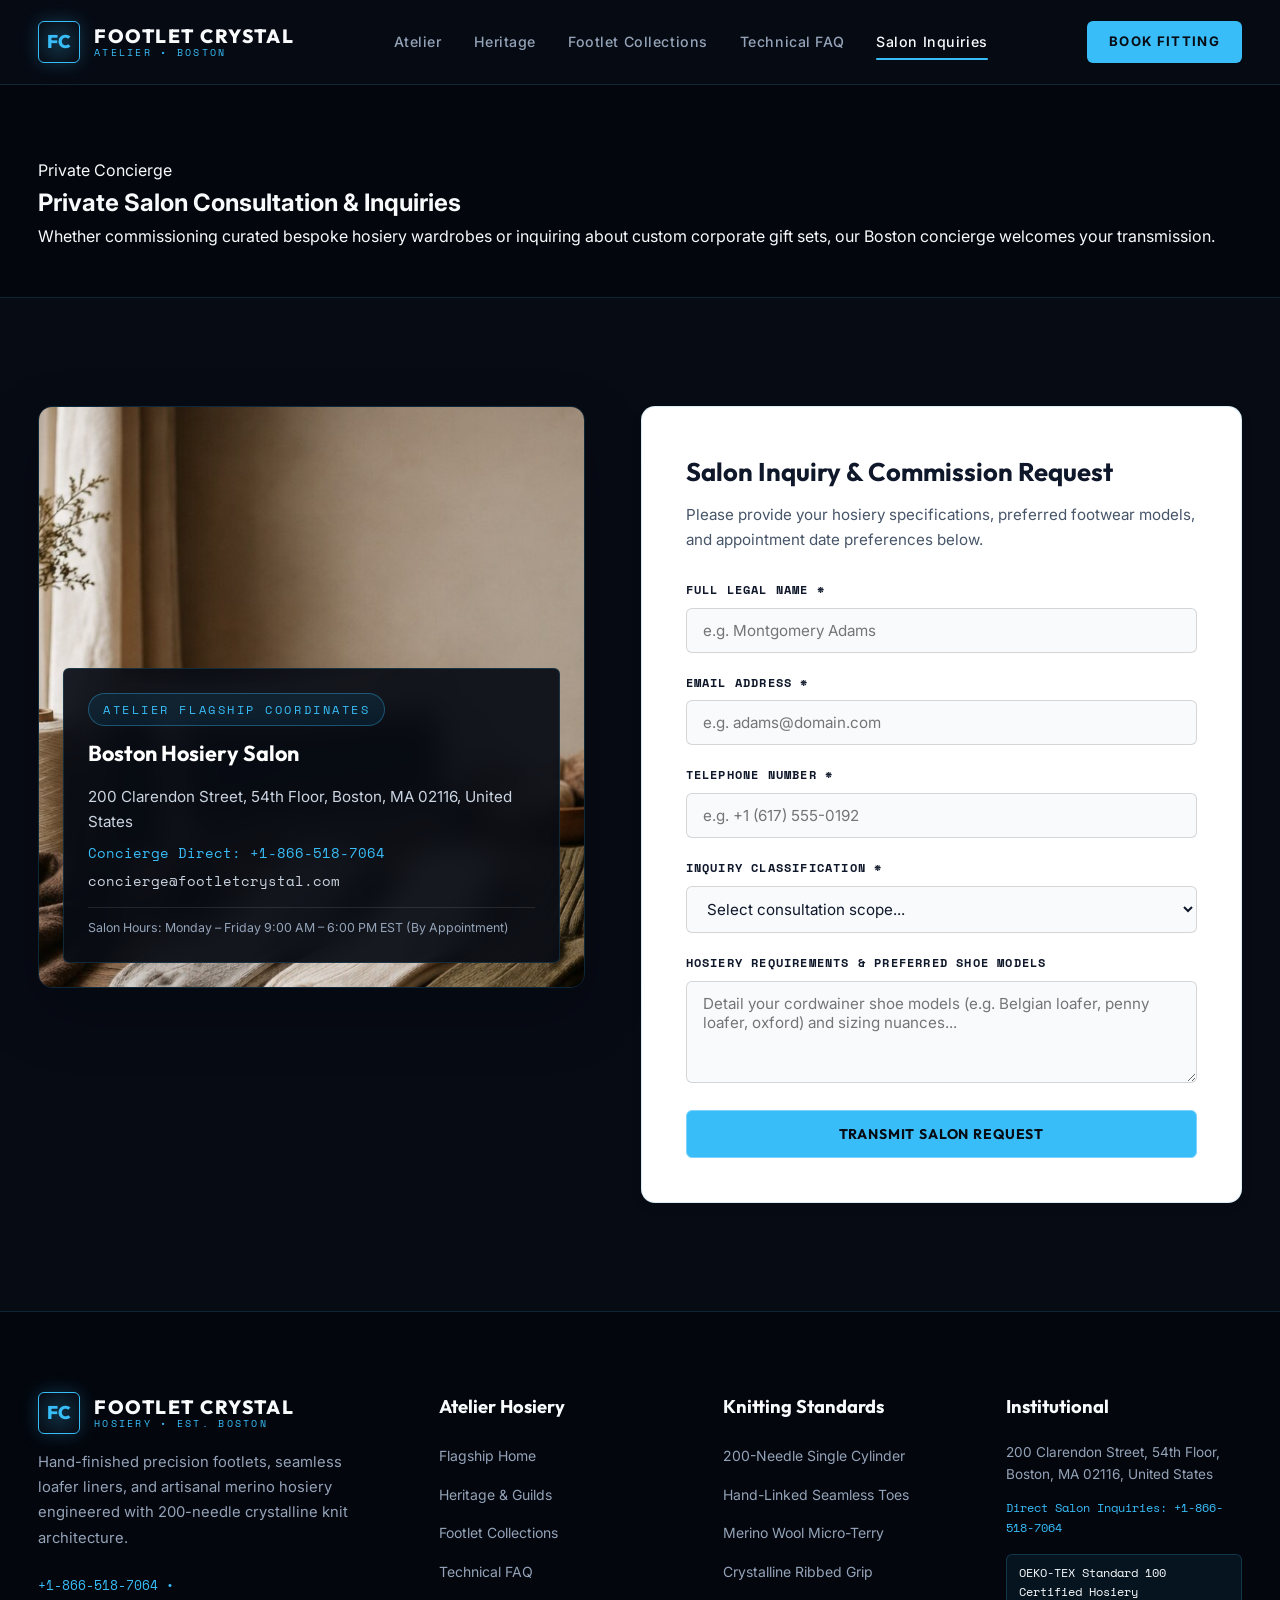
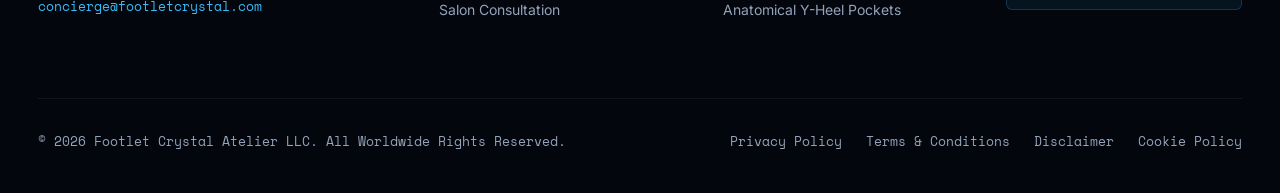
<file: contact.html>
<!DOCTYPE html>
<html lang="en">
<head>
  <meta charset="UTF-8">
  <meta name="viewport" content="width=device-width, initial-scale=1.0">
  <title>Salon Consultation &amp; Hosiery Inquiries | Footlet Crystal</title>
  <meta name="description" content="Book a private hosiery consultation at Footlet Crystal Atelier. Meet our specialists at 200 Clarendon Street, Boston, or contact our private client concierge.">
  <link rel="canonical" href="https://footletcrystal.com/contact.html">
  <!-- Google tag (gtag.js) -->
<script async src="https://www.googletagmanager.com/gtag/js?id=G-0LY0HY7L01"></script>
<script>
  window.dataLayer = window.dataLayer || [];
  function gtag(){dataLayer.push(arguments);}
  gtag('js', new Date());
  gtag('config', 'G-0LY0HY7L01');
</script>
  <link rel="preconnect" href="https://fonts.googleapis.com">
<link rel="preconnect" href="https://fonts.gstatic.com" crossorigin>
<link href="https://fonts.googleapis.com/css2?family=Inter:wght@300;400;500;600;700&family=Outfit:wght@400;500;600;700;800&family=Prata&family=Space+Mono:wght@400;700&display=swap" rel="stylesheet">
  <link rel="stylesheet" href="assets/css/style.css">
</head>
<body>
  <!-- Site Header (Rule 11) -->
  <header class="site-header">
    <div class="fc-container">
      <div class="fc-nav-container">
        <a href="index.html" class="fc-brand">
          <div class="fc-brand-crest">FC</div>
          <div class="fc-brand-text">
            Footlet Crystal
            <small>Atelier &bull; Boston</small>
          </div>
        </a>
        <nav class="fc-nav-menu">
          <a href="index.html" class="fc-nav-link ">Atelier</a>
          <a href="about.html" class="fc-nav-link ">Heritage</a>
          <a href="products.html" class="fc-nav-link ">Footlet Collections</a>
          <a href="faq.html" class="fc-nav-link ">Technical FAQ</a>
          <a href="contact.html" class="fc-nav-link active">Salon Inquiries</a>
        </nav>
        <div style="display: flex; align-items: center; gap: 16px;">
          <a href="contact.html" class="fc-nav-cta">Book Fitting</a>
          <button class="fc-hamburger" id="fc-hamburger" aria-label="Toggle Navigation">
            <span></span>
            <span></span>
            <span></span>
          </button>
        </div>
      </div>
    </div>
  </header>

  <!-- Mobile Drawer (Rule 11) -->
  <div class="mobile-drawer-backdrop" id="mobile-drawer-backdrop"></div>
  <div class="mobile-drawer" id="mobile-drawer">
    <div class="mobile-drawer-header">
      <div class="fc-brand">
        <div class="fc-brand-crest">FC</div>
        <div class="fc-brand-text">Footlet Crystal</div>
      </div>
      <button class="mobile-drawer-close" id="mobile-drawer-close" aria-label="Close Drawer">&times;</button>
    </div>
    <div class="mobile-drawer-body">
      <a href="index.html" class="mobile-nav-link">Atelier Flagship</a>
      <a href="about.html" class="mobile-nav-link">Heritage &amp; Knitting Story</a>
      <a href="products.html" class="mobile-nav-link">Footlet Collections</a>
      <a href="faq.html" class="mobile-nav-link">Technical &amp; Fiber FAQ</a>
      <a href="contact.html" class="mobile-nav-link">Salon Fitting Consultation</a>
    </div>
    <div class="mobile-drawer-footer">
      <p style="margin-bottom: 8px; color: var(--fc-cyan-light); font-family: var(--fc-font-mono); font-size: 0.75rem;">CLIENT CONCIERGE</p>
      <p style="margin-bottom: 6px;">+1-866-518-7064</p>
      <p><a href="mailto:concierge@footletcrystal.com">concierge@footletcrystal.com</a></p>
    </div>
  </div>

  <main>
    <section class="fc-policy-header">
      <div class="fc-container">
        <span class="fc-section-tag">Private Concierge</span>
        <h1 class="fc-hero-title">Private Salon Consultation &amp; <span>Inquiries</span></h1>
        <p class="fc-hero-desc" style="margin-bottom: 0;">
          Whether commissioning curated bespoke hosiery wardrobes or inquiring about custom corporate gift sets, our Boston concierge welcomes your transmission.
        </p>
      </div>
    </section>

    <!-- Inverted Split Layout: Asset 19 on Left, Form Card on Right -->
    <section class="fc-section fc-section-dark">
      <div class="fc-container">
        <div class="fc-contact-layout">
          
          <!-- Contact Feature Card with Asset 19 (Cushioned Trail Performance Sock) -->
          <div class="fc-contact-feature-card">
            <img src="assets/images/footletcrystal_asset_19.jpg" alt="Cushioned trail performance sock on display in Boston hosiery atelier" width="1200" height="800">
            <div class="fc-contact-overlay-box">
              <span class="fc-tag" style="margin-bottom: 10px;">Atelier Flagship Coordinates</span>
              <h3 style="font-family: var(--fc-font-display); font-size: 1.35rem; color: #ffffff; margin-bottom: 12px;">Boston Hosiery Salon</h3>
              <p style="font-size: 0.95rem; color: var(--fc-silver); margin-bottom: 8px;">200 Clarendon Street, 54th Floor, Boston, MA 02116, United States</p>
              <p style="font-family: var(--fc-font-mono); font-size: 0.85rem; color: var(--fc-cyan-light); margin-bottom: 6px;">Concierge Direct: +1-866-518-7064</p>
              <p style="font-family: var(--fc-font-mono); font-size: 0.85rem; color: var(--fc-silver);"><a href="mailto:concierge@footletcrystal.com">concierge@footletcrystal.com</a></p>
              <div style="margin-top: 14px; font-size: 0.775rem; color: var(--fc-text-light-muted); border-top: 1px solid rgba(255,255,255,0.1); padding-top: 10px;">
                Salon Hours: Monday &ndash; Friday 9:00 AM &ndash; 6:00 PM EST (By Appointment)
              </div>
            </div>
          </div>

          <!-- Contact / Commission Form -->
          <div class="fc-contact-form-card">
            <h3 style="font-family: var(--fc-font-display); font-size: 1.6rem; font-weight: 700; color: var(--fc-text-dark); margin-bottom: 8px;">Salon Inquiry &amp; Commission Request</h3>
            <p style="font-size: 0.95rem; color: var(--fc-text-dark-muted); margin-bottom: 28px;">
              Please provide your hosiery specifications, preferred footwear models, and appointment date preferences below.
            </p>

            <form id="fc-contact-form">
              <div class="fc-form-group">
                <label class="fc-form-label" for="client-name">Full Legal Name *</label>
                <input class="fc-form-input" type="text" id="client-name" name="name" required placeholder="e.g. Montgomery Adams">
              </div>

              <div class="fc-form-group">
                <label class="fc-form-label" for="client-email">Email Address *</label>
                <input class="fc-form-input" type="email" id="client-email" name="email" required placeholder="e.g. adams@domain.com">
              </div>

              <div class="fc-form-group">
                <label class="fc-form-label" for="client-phone">Telephone Number *</label>
                <input class="fc-form-input" type="tel" id="client-phone" name="phone" required placeholder="e.g. +1 (617) 555-0192">
              </div>

              <div class="fc-form-group">
                <label class="fc-form-label" for="inquiry-type">Inquiry Classification *</label>
                <select class="fc-form-select" id="inquiry-type" name="type" required>
                  <option value="">Select consultation scope...</option>
                  <option value="fitting">Private Boston Salon Fitting Appointment</option>
                  <option value="vitrine">Curated Wardrobe Vitrine Subscription</option>
                  <option value="cordwainer">Cordwainer Footwear Calibration Commission</option>
                  <option value="corporate">Institutional &amp; Corporate Gift Suites</option>
                  <option value="general">Technical Fiber Guidance &amp; Care Inquiry</option>
                </select>
              </div>

              <div class="fc-form-group">
                <label class="fc-form-label" for="client-notes">Hosiery Requirements &amp; Preferred Shoe Models</label>
                <textarea class="fc-form-textarea" id="client-notes" name="notes" rows="4" placeholder="Detail your cordwainer shoe models (e.g. Belgian loafer, penny loafer, oxford) and sizing nuances..."></textarea>
              </div>

              <button type="submit" class="fc-btn fc-btn-cyan" style="width: 100%; justify-content: center; padding: 14px;">
                Transmit Salon Request
              </button>
            </form>
          </div>

        </div>
      </div>
    </section>
  </main>

  <!-- Semantic Site Footer -->
  <footer class="fc-footer">
    <div class="fc-container">
      <div class="fc-footer-grid">
        <div class="fc-footer-brand">
          <div class="fc-brand">
            <div class="fc-brand-crest">FC</div>
            <div class="fc-brand-text">
              Footlet Crystal
              <small>Hosiery &bull; Est. Boston</small>
            </div>
          </div>
          <p>Hand-finished precision footlets, seamless loafer liners, and artisanal merino hosiery engineered with 200-needle crystalline knit architecture.</p>
          <div style="font-family: var(--fc-font-mono); font-size: 0.8rem; color: var(--fc-cyan-light);">
            +1-866-518-7064 &bull; concierge@footletcrystal.com
          </div>
        </div>
        <div class="fc-footer-col">
          <h4>Atelier Hosiery</h4>
          <ul class="fc-footer-links">
            <li><a href="index.html">Flagship Home</a></li>
            <li><a href="about.html">Heritage &amp; Guilds</a></li>
            <li><a href="products.html">Footlet Collections</a></li>
            <li><a href="faq.html">Technical FAQ</a></li>
            <li><a href="contact.html">Salon Consultation</a></li>
          </ul>
        </div>
        <div class="fc-footer-col">
          <h4>Knitting Standards</h4>
          <ul class="fc-footer-links">
            <li><a href="products.html">200-Needle Single Cylinder</a></li>
            <li><a href="products.html">Hand-Linked Seamless Toes</a></li>
            <li><a href="products.html">Merino Wool Micro-Terry</a></li>
            <li><a href="products.html">Crystalline Ribbed Grip</a></li>
            <li><a href="products.html">Anatomical Y-Heel Pockets</a></li>
          </ul>
        </div>
        <div class="fc-footer-col">
          <h4>Institutional</h4>
          <p style="font-size: 0.85rem; line-height: 1.6; margin-bottom: 12px; color: var(--fc-text-light-muted);">
            200 Clarendon Street, 54th Floor, Boston, MA 02116, United States
          </p>
          <p style="font-family: var(--fc-font-mono); font-size: 0.75rem; color: var(--fc-cyan-light); margin-bottom: 16px;">
            Direct Salon Inquiries: +1-866-518-7064
          </p>
          <div style="padding: 8px 12px; background: rgba(56,189,248,0.08); border: 1px solid rgba(56,189,248,0.2); border-radius: 6px; font-size: 0.725rem; font-family: var(--fc-font-mono); color: var(--fc-text-light);">
            OEKO-TEX Standard 100 Certified Hosiery
          </div>
        </div>
      </div>
      <div class="fc-footer-bottom">
        <div>&copy; 2026 Footlet Crystal Atelier LLC. All Worldwide Rights Reserved.</div>
        <div class="fc-footer-legal-links">
          <a href="privacy-policy.html">Privacy Policy</a>
          <a href="terms-and-conditions.html">Terms &amp; Conditions</a>
          <a href="disclaimer.html">Disclaimer</a>
          <a href="cookie-policy.html">Cookie Policy</a>
        </div>
      </div>
    </div>
  </footer>
  <script src="assets/js/script.js"></script>
  <script src="assets/js/main.js"></script>
</body>
</html>
</file>
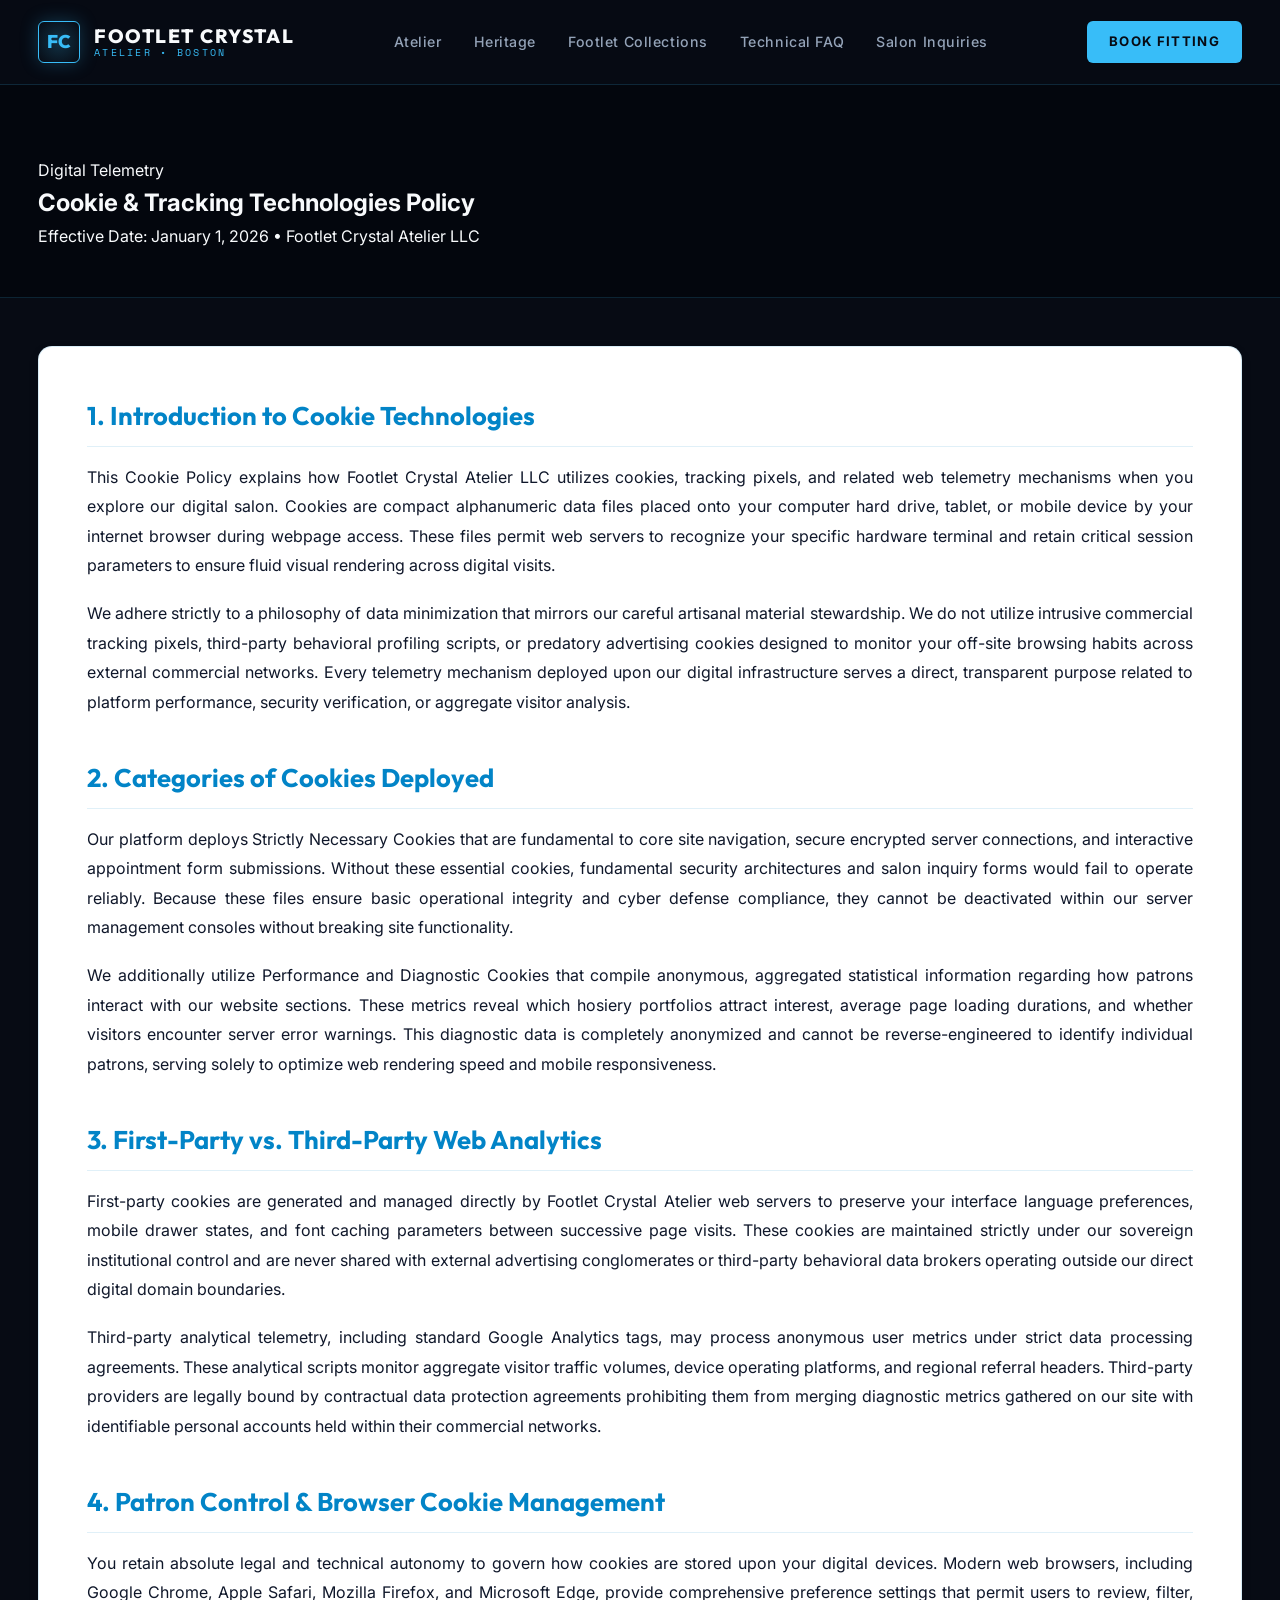
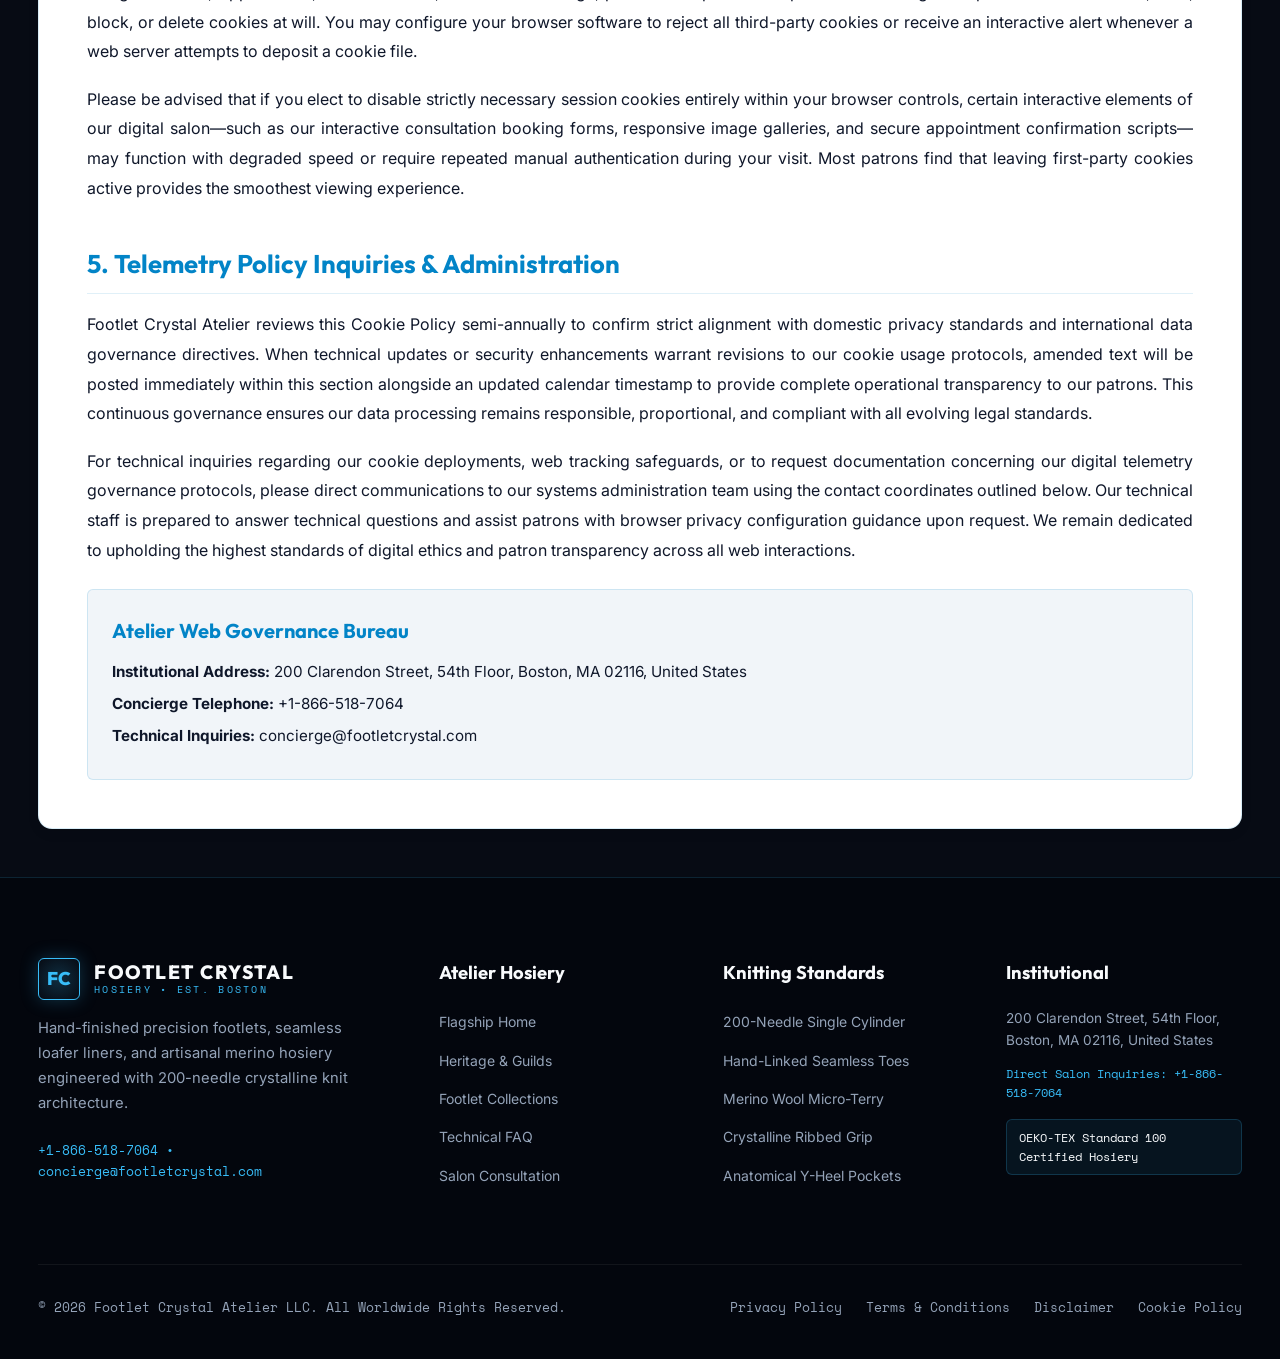
<file: cookie-policy.html>
<!DOCTYPE html>
<html lang="en">
<head>
  <meta charset="UTF-8">
  <meta name="viewport" content="width=device-width, initial-scale=1.0">
  <title>Cookie Policy | Footlet Crystal Atelier</title>
  <meta name="description" content="Cookie Policy for Footlet Crystal Atelier. Understand how our digital platform deploys essential and analytical cookies to ensure optimal browsing performance.">
  <link rel="canonical" href="https://footletcrystal.com/cookie-policy.html">
  <!-- Google tag (gtag.js) -->
<script async src="https://www.googletagmanager.com/gtag/js?id=G-0LY0HY7L01"></script>
<script>
  window.dataLayer = window.dataLayer || [];
  function gtag(){dataLayer.push(arguments);}
  gtag('js', new Date());
  gtag('config', 'G-0LY0HY7L01');
</script>
  <link rel="preconnect" href="https://fonts.googleapis.com">
<link rel="preconnect" href="https://fonts.gstatic.com" crossorigin>
<link href="https://fonts.googleapis.com/css2?family=Inter:wght@300;400;500;600;700&family=Outfit:wght@400;500;600;700;800&family=Prata&family=Space+Mono:wght@400;700&display=swap" rel="stylesheet">
  <link rel="stylesheet" href="assets/css/style.css">
</head>
<body>
  <!-- Site Header (Rule 11) -->
  <header class="site-header">
    <div class="fc-container">
      <div class="fc-nav-container">
        <a href="index.html" class="fc-brand">
          <div class="fc-brand-crest">FC</div>
          <div class="fc-brand-text">
            Footlet Crystal
            <small>Atelier &bull; Boston</small>
          </div>
        </a>
        <nav class="fc-nav-menu">
          <a href="index.html" class="fc-nav-link ">Atelier</a>
          <a href="about.html" class="fc-nav-link ">Heritage</a>
          <a href="products.html" class="fc-nav-link ">Footlet Collections</a>
          <a href="faq.html" class="fc-nav-link ">Technical FAQ</a>
          <a href="contact.html" class="fc-nav-link ">Salon Inquiries</a>
        </nav>
        <div style="display: flex; align-items: center; gap: 16px;">
          <a href="contact.html" class="fc-nav-cta">Book Fitting</a>
          <button class="fc-hamburger" id="fc-hamburger" aria-label="Toggle Navigation">
            <span></span>
            <span></span>
            <span></span>
          </button>
        </div>
      </div>
    </div>
  </header>

  <!-- Mobile Drawer (Rule 11) -->
  <div class="mobile-drawer-backdrop" id="mobile-drawer-backdrop"></div>
  <div class="mobile-drawer" id="mobile-drawer">
    <div class="mobile-drawer-header">
      <div class="fc-brand">
        <div class="fc-brand-crest">FC</div>
        <div class="fc-brand-text">Footlet Crystal</div>
      </div>
      <button class="mobile-drawer-close" id="mobile-drawer-close" aria-label="Close Drawer">&times;</button>
    </div>
    <div class="mobile-drawer-body">
      <a href="index.html" class="mobile-nav-link">Atelier Flagship</a>
      <a href="about.html" class="mobile-nav-link">Heritage &amp; Knitting Story</a>
      <a href="products.html" class="mobile-nav-link">Footlet Collections</a>
      <a href="faq.html" class="mobile-nav-link">Technical &amp; Fiber FAQ</a>
      <a href="contact.html" class="mobile-nav-link">Salon Fitting Consultation</a>
    </div>
    <div class="mobile-drawer-footer">
      <p style="margin-bottom: 8px; color: var(--fc-cyan-light); font-family: var(--fc-font-mono); font-size: 0.75rem;">CLIENT CONCIERGE</p>
      <p style="margin-bottom: 6px;">+1-866-518-7064</p>
      <p><a href="mailto:concierge@footletcrystal.com">concierge@footletcrystal.com</a></p>
    </div>
  </div>

  <main>
    <section class="fc-policy-header">
      <div class="fc-container">
        <span class="fc-section-tag">Digital Telemetry</span>
        <h1 class="fc-hero-title">Cookie &amp; Tracking <span>Technologies Policy</span></h1>
        <p class="fc-hero-desc" style="margin-bottom: 0;">Effective Date: January 1, 2026 &bull; Footlet Crystal Atelier LLC</p>
      </div>
    </section>

    <div class="fc-container">
      <div class="fc-policy-content">
        
        <div class="fc-policy-section">
          <h2>1. Introduction to Cookie Technologies</h2>
          <p class="fc-policy-p">
            This Cookie Policy explains how Footlet Crystal Atelier LLC utilizes cookies, tracking pixels, and related web telemetry mechanisms when you explore our digital salon. Cookies are compact alphanumeric data files placed onto your computer hard drive, tablet, or mobile device by your internet browser during webpage access. These files permit web servers to recognize your specific hardware terminal and retain critical session parameters to ensure fluid visual rendering across digital visits.
          </p>
          <p class="fc-policy-p">
            We adhere strictly to a philosophy of data minimization that mirrors our careful artisanal material stewardship. We do not utilize intrusive commercial tracking pixels, third-party behavioral profiling scripts, or predatory advertising cookies designed to monitor your off-site browsing habits across external commercial networks. Every telemetry mechanism deployed upon our digital infrastructure serves a direct, transparent purpose related to platform performance, security verification, or aggregate visitor analysis.
          </p>
        </div>

        <div class="fc-policy-section">
          <h2>2. Categories of Cookies Deployed</h2>
          <p class="fc-policy-p">
            Our platform deploys Strictly Necessary Cookies that are fundamental to core site navigation, secure encrypted server connections, and interactive appointment form submissions. Without these essential cookies, fundamental security architectures and salon inquiry forms would fail to operate reliably. Because these files ensure basic operational integrity and cyber defense compliance, they cannot be deactivated within our server management consoles without breaking site functionality.
          </p>
          <p class="fc-policy-p">
            We additionally utilize Performance and Diagnostic Cookies that compile anonymous, aggregated statistical information regarding how patrons interact with our website sections. These metrics reveal which hosiery portfolios attract interest, average page loading durations, and whether visitors encounter server error warnings. This diagnostic data is completely anonymized and cannot be reverse-engineered to identify individual patrons, serving solely to optimize web rendering speed and mobile responsiveness.
          </p>
        </div>

        <div class="fc-policy-section">
          <h2>3. First-Party vs. Third-Party Web Analytics</h2>
          <p class="fc-policy-p">
            First-party cookies are generated and managed directly by Footlet Crystal Atelier web servers to preserve your interface language preferences, mobile drawer states, and font caching parameters between successive page visits. These cookies are maintained strictly under our sovereign institutional control and are never shared with external advertising conglomerates or third-party behavioral data brokers operating outside our direct digital domain boundaries.
          </p>
          <p class="fc-policy-p">
            Third-party analytical telemetry, including standard Google Analytics tags, may process anonymous user metrics under strict data processing agreements. These analytical scripts monitor aggregate visitor traffic volumes, device operating platforms, and regional referral headers. Third-party providers are legally bound by contractual data protection agreements prohibiting them from merging diagnostic metrics gathered on our site with identifiable personal accounts held within their commercial networks.
          </p>
        </div>

        <div class="fc-policy-section">
          <h2>4. Patron Control &amp; Browser Cookie Management</h2>
          <p class="fc-policy-p">
            You retain absolute legal and technical autonomy to govern how cookies are stored upon your digital devices. Modern web browsers, including Google Chrome, Apple Safari, Mozilla Firefox, and Microsoft Edge, provide comprehensive preference settings that permit users to review, filter, block, or delete cookies at will. You may configure your browser software to reject all third-party cookies or receive an interactive alert whenever a web server attempts to deposit a cookie file.
          </p>
          <p class="fc-policy-p">
            Please be advised that if you elect to disable strictly necessary session cookies entirely within your browser controls, certain interactive elements of our digital salon—such as our interactive consultation booking forms, responsive image galleries, and secure appointment confirmation scripts—may function with degraded speed or require repeated manual authentication during your visit. Most patrons find that leaving first-party cookies active provides the smoothest viewing experience.
          </p>
        </div>

        <div class="fc-policy-section">
          <h2>5. Telemetry Policy Inquiries &amp; Administration</h2>
          <p class="fc-policy-p">
            Footlet Crystal Atelier reviews this Cookie Policy semi-annually to confirm strict alignment with domestic privacy standards and international data governance directives. When technical updates or security enhancements warrant revisions to our cookie usage protocols, amended text will be posted immediately within this section alongside an updated calendar timestamp to provide complete operational transparency to our patrons. This continuous governance ensures our data processing remains responsible, proportional, and compliant with all evolving legal standards.
          </p>
          <p class="fc-policy-p">
            For technical inquiries regarding our cookie deployments, web tracking safeguards, or to request documentation concerning our digital telemetry governance protocols, please direct communications to our systems administration team using the contact coordinates outlined below. Our technical staff is prepared to answer technical questions and assist patrons with browser privacy configuration guidance upon request. We remain dedicated to upholding the highest standards of digital ethics and patron transparency across all web interactions.
          </p>
          <div class="fc-policy-contact-card">
            <h3>Atelier Web Governance Bureau</h3>
            <p><strong>Institutional Address:</strong> 200 Clarendon Street, 54th Floor, Boston, MA 02116, United States</p>
            <p><strong>Concierge Telephone:</strong> +1-866-518-7064</p>
            <p><strong>Technical Inquiries:</strong> concierge@footletcrystal.com</p>
          </div>
        </div>

      </div>
    </div>
  </main>

  <!-- Semantic Site Footer -->
  <footer class="fc-footer">
    <div class="fc-container">
      <div class="fc-footer-grid">
        <div class="fc-footer-brand">
          <div class="fc-brand">
            <div class="fc-brand-crest">FC</div>
            <div class="fc-brand-text">
              Footlet Crystal
              <small>Hosiery &bull; Est. Boston</small>
            </div>
          </div>
          <p>Hand-finished precision footlets, seamless loafer liners, and artisanal merino hosiery engineered with 200-needle crystalline knit architecture.</p>
          <div style="font-family: var(--fc-font-mono); font-size: 0.8rem; color: var(--fc-cyan-light);">
            +1-866-518-7064 &bull; concierge@footletcrystal.com
          </div>
        </div>
        <div class="fc-footer-col">
          <h4>Atelier Hosiery</h4>
          <ul class="fc-footer-links">
            <li><a href="index.html">Flagship Home</a></li>
            <li><a href="about.html">Heritage &amp; Guilds</a></li>
            <li><a href="products.html">Footlet Collections</a></li>
            <li><a href="faq.html">Technical FAQ</a></li>
            <li><a href="contact.html">Salon Consultation</a></li>
          </ul>
        </div>
        <div class="fc-footer-col">
          <h4>Knitting Standards</h4>
          <ul class="fc-footer-links">
            <li><a href="products.html">200-Needle Single Cylinder</a></li>
            <li><a href="products.html">Hand-Linked Seamless Toes</a></li>
            <li><a href="products.html">Merino Wool Micro-Terry</a></li>
            <li><a href="products.html">Crystalline Ribbed Grip</a></li>
            <li><a href="products.html">Anatomical Y-Heel Pockets</a></li>
          </ul>
        </div>
        <div class="fc-footer-col">
          <h4>Institutional</h4>
          <p style="font-size: 0.85rem; line-height: 1.6; margin-bottom: 12px; color: var(--fc-text-light-muted);">
            200 Clarendon Street, 54th Floor, Boston, MA 02116, United States
          </p>
          <p style="font-family: var(--fc-font-mono); font-size: 0.75rem; color: var(--fc-cyan-light); margin-bottom: 16px;">
            Direct Salon Inquiries: +1-866-518-7064
          </p>
          <div style="padding: 8px 12px; background: rgba(56,189,248,0.08); border: 1px solid rgba(56,189,248,0.2); border-radius: 6px; font-size: 0.725rem; font-family: var(--fc-font-mono); color: var(--fc-text-light);">
            OEKO-TEX Standard 100 Certified Hosiery
          </div>
        </div>
      </div>
      <div class="fc-footer-bottom">
        <div>&copy; 2026 Footlet Crystal Atelier LLC. All Worldwide Rights Reserved.</div>
        <div class="fc-footer-legal-links">
          <a href="privacy-policy.html">Privacy Policy</a>
          <a href="terms-and-conditions.html">Terms &amp; Conditions</a>
          <a href="disclaimer.html">Disclaimer</a>
          <a href="cookie-policy.html">Cookie Policy</a>
        </div>
      </div>
    </div>
  </footer>
  <script src="assets/js/script.js"></script>
  <script src="assets/js/main.js"></script>
</body>
</html>
</file>
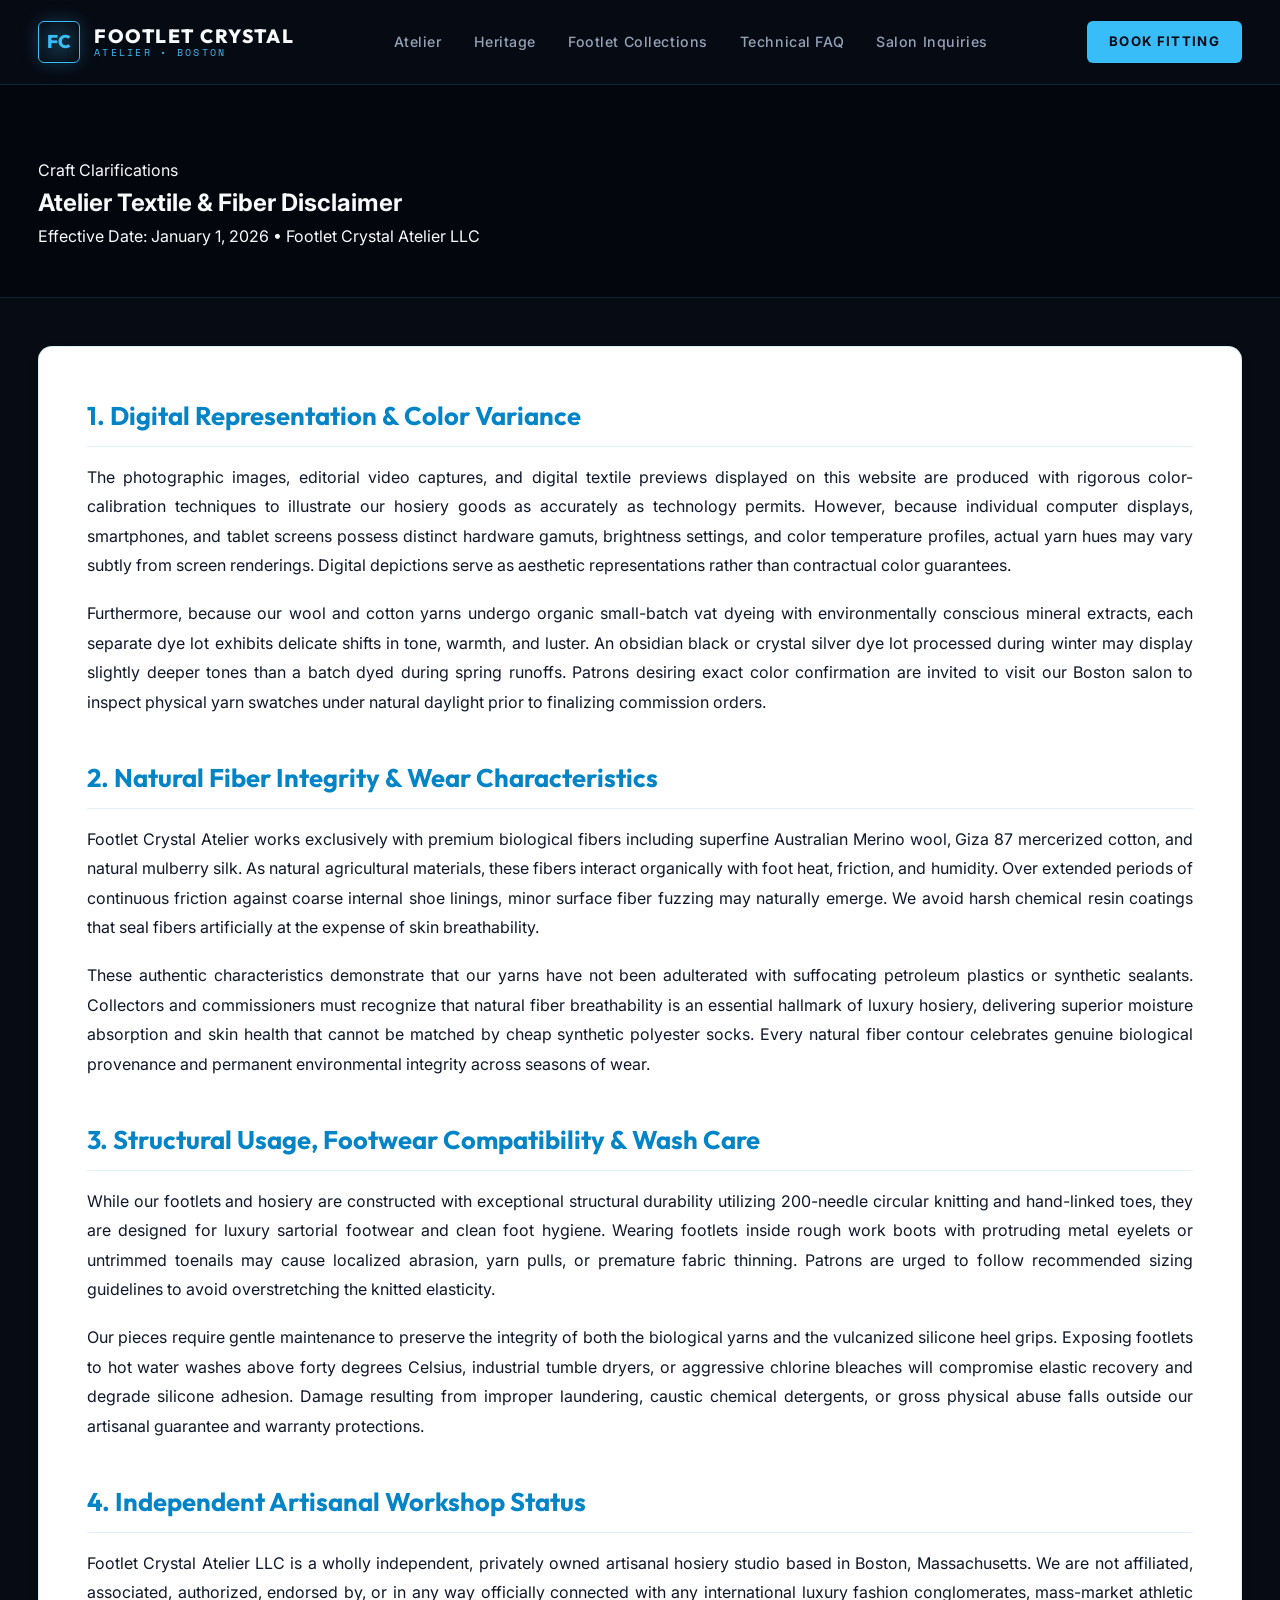
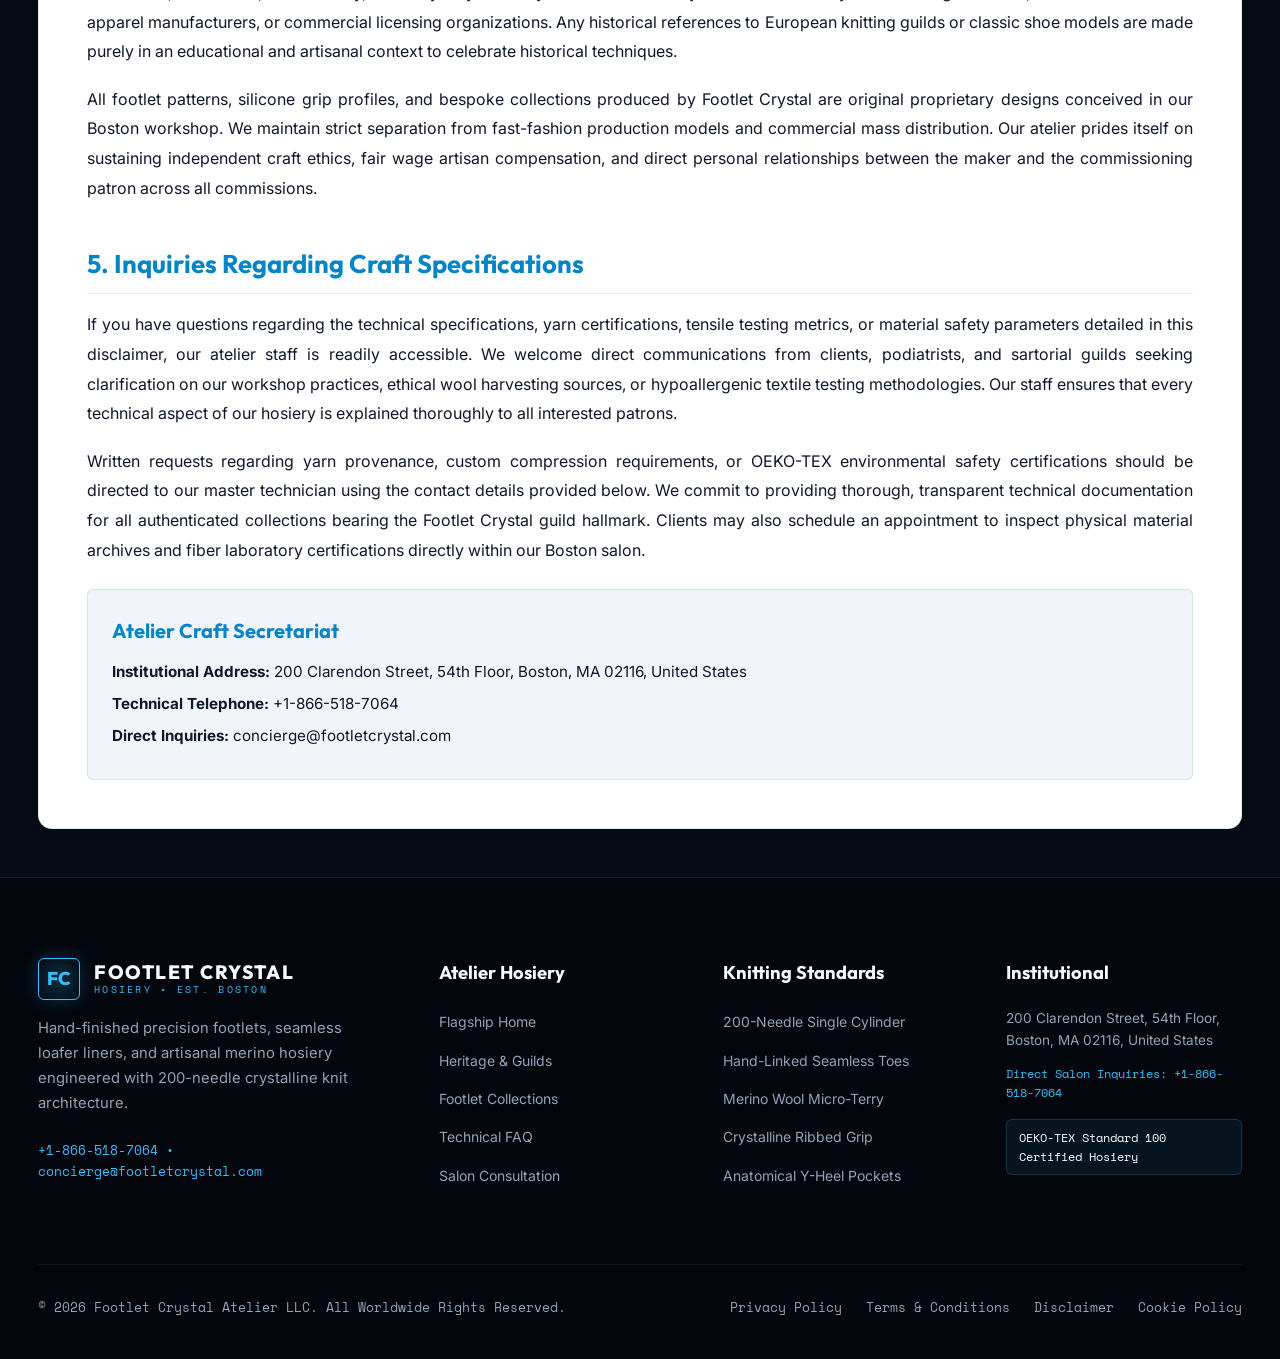
<file: disclaimer.html>
<!DOCTYPE html>
<html lang="en">
<head>
  <meta charset="UTF-8">
  <meta name="viewport" content="width=device-width, initial-scale=1.0">
  <title>Disclaimer | Footlet Crystal Atelier</title>
  <meta name="description" content="Legal and craft disclaimer for Footlet Crystal Atelier. Information on textile variations, digital color display, and structural usage guidelines.">
  <link rel="canonical" href="https://footletcrystal.com/disclaimer.html">
  <!-- Google tag (gtag.js) -->
<script async src="https://www.googletagmanager.com/gtag/js?id=G-0LY0HY7L01"></script>
<script>
  window.dataLayer = window.dataLayer || [];
  function gtag(){dataLayer.push(arguments);}
  gtag('js', new Date());
  gtag('config', 'G-0LY0HY7L01');
</script>
  <link rel="preconnect" href="https://fonts.googleapis.com">
<link rel="preconnect" href="https://fonts.gstatic.com" crossorigin>
<link href="https://fonts.googleapis.com/css2?family=Inter:wght@300;400;500;600;700&family=Outfit:wght@400;500;600;700;800&family=Prata&family=Space+Mono:wght@400;700&display=swap" rel="stylesheet">
  <link rel="stylesheet" href="assets/css/style.css">
</head>
<body>
  <!-- Site Header (Rule 11) -->
  <header class="site-header">
    <div class="fc-container">
      <div class="fc-nav-container">
        <a href="index.html" class="fc-brand">
          <div class="fc-brand-crest">FC</div>
          <div class="fc-brand-text">
            Footlet Crystal
            <small>Atelier &bull; Boston</small>
          </div>
        </a>
        <nav class="fc-nav-menu">
          <a href="index.html" class="fc-nav-link ">Atelier</a>
          <a href="about.html" class="fc-nav-link ">Heritage</a>
          <a href="products.html" class="fc-nav-link ">Footlet Collections</a>
          <a href="faq.html" class="fc-nav-link ">Technical FAQ</a>
          <a href="contact.html" class="fc-nav-link ">Salon Inquiries</a>
        </nav>
        <div style="display: flex; align-items: center; gap: 16px;">
          <a href="contact.html" class="fc-nav-cta">Book Fitting</a>
          <button class="fc-hamburger" id="fc-hamburger" aria-label="Toggle Navigation">
            <span></span>
            <span></span>
            <span></span>
          </button>
        </div>
      </div>
    </div>
  </header>

  <!-- Mobile Drawer (Rule 11) -->
  <div class="mobile-drawer-backdrop" id="mobile-drawer-backdrop"></div>
  <div class="mobile-drawer" id="mobile-drawer">
    <div class="mobile-drawer-header">
      <div class="fc-brand">
        <div class="fc-brand-crest">FC</div>
        <div class="fc-brand-text">Footlet Crystal</div>
      </div>
      <button class="mobile-drawer-close" id="mobile-drawer-close" aria-label="Close Drawer">&times;</button>
    </div>
    <div class="mobile-drawer-body">
      <a href="index.html" class="mobile-nav-link">Atelier Flagship</a>
      <a href="about.html" class="mobile-nav-link">Heritage &amp; Knitting Story</a>
      <a href="products.html" class="mobile-nav-link">Footlet Collections</a>
      <a href="faq.html" class="mobile-nav-link">Technical &amp; Fiber FAQ</a>
      <a href="contact.html" class="mobile-nav-link">Salon Fitting Consultation</a>
    </div>
    <div class="mobile-drawer-footer">
      <p style="margin-bottom: 8px; color: var(--fc-cyan-light); font-family: var(--fc-font-mono); font-size: 0.75rem;">CLIENT CONCIERGE</p>
      <p style="margin-bottom: 6px;">+1-866-518-7064</p>
      <p><a href="mailto:concierge@footletcrystal.com">concierge@footletcrystal.com</a></p>
    </div>
  </div>

  <main>
    <section class="fc-policy-header">
      <div class="fc-container">
        <span class="fc-section-tag">Craft Clarifications</span>
        <h1 class="fc-hero-title">Atelier Textile &amp; Fiber <span>Disclaimer</span></h1>
        <p class="fc-hero-desc" style="margin-bottom: 0;">Effective Date: January 1, 2026 &bull; Footlet Crystal Atelier LLC</p>
      </div>
    </section>

    <div class="fc-container">
      <div class="fc-policy-content">
        
        <div class="fc-policy-section">
          <h2>1. Digital Representation &amp; Color Variance</h2>
          <p class="fc-policy-p">
            The photographic images, editorial video captures, and digital textile previews displayed on this website are produced with rigorous color-calibration techniques to illustrate our hosiery goods as accurately as technology permits. However, because individual computer displays, smartphones, and tablet screens possess distinct hardware gamuts, brightness settings, and color temperature profiles, actual yarn hues may vary subtly from screen renderings. Digital depictions serve as aesthetic representations rather than contractual color guarantees.
          </p>
          <p class="fc-policy-p">
            Furthermore, because our wool and cotton yarns undergo organic small-batch vat dyeing with environmentally conscious mineral extracts, each separate dye lot exhibits delicate shifts in tone, warmth, and luster. An obsidian black or crystal silver dye lot processed during winter may display slightly deeper tones than a batch dyed during spring runoffs. Patrons desiring exact color confirmation are invited to visit our Boston salon to inspect physical yarn swatches under natural daylight prior to finalizing commission orders.
          </p>
        </div>

        <div class="fc-policy-section">
          <h2>2. Natural Fiber Integrity &amp; Wear Characteristics</h2>
          <p class="fc-policy-p">
            Footlet Crystal Atelier works exclusively with premium biological fibers including superfine Australian Merino wool, Giza 87 mercerized cotton, and natural mulberry silk. As natural agricultural materials, these fibers interact organically with foot heat, friction, and humidity. Over extended periods of continuous friction against coarse internal shoe linings, minor surface fiber fuzzing may naturally emerge. We avoid harsh chemical resin coatings that seal fibers artificially at the expense of skin breathability.
          </p>
          <p class="fc-policy-p">
            These authentic characteristics demonstrate that our yarns have not been adulterated with suffocating petroleum plastics or synthetic sealants. Collectors and commissioners must recognize that natural fiber breathability is an essential hallmark of luxury hosiery, delivering superior moisture absorption and skin health that cannot be matched by cheap synthetic polyester socks. Every natural fiber contour celebrates genuine biological provenance and permanent environmental integrity across seasons of wear.
          </p>
        </div>

        <div class="fc-policy-section">
          <h2>3. Structural Usage, Footwear Compatibility &amp; Wash Care</h2>
          <p class="fc-policy-p">
            While our footlets and hosiery are constructed with exceptional structural durability utilizing 200-needle circular knitting and hand-linked toes, they are designed for luxury sartorial footwear and clean foot hygiene. Wearing footlets inside rough work boots with protruding metal eyelets or untrimmed toenails may cause localized abrasion, yarn pulls, or premature fabric thinning. Patrons are urged to follow recommended sizing guidelines to avoid overstretching the knitted elasticity.
          </p>
          <p class="fc-policy-p">
            Our pieces require gentle maintenance to preserve the integrity of both the biological yarns and the vulcanized silicone heel grips. Exposing footlets to hot water washes above forty degrees Celsius, industrial tumble dryers, or aggressive chlorine bleaches will compromise elastic recovery and degrade silicone adhesion. Damage resulting from improper laundering, caustic chemical detergents, or gross physical abuse falls outside our artisanal guarantee and warranty protections.
          </p>
        </div>

        <div class="fc-policy-section">
          <h2>4. Independent Artisanal Workshop Status</h2>
          <p class="fc-policy-p">
            Footlet Crystal Atelier LLC is a wholly independent, privately owned artisanal hosiery studio based in Boston, Massachusetts. We are not affiliated, associated, authorized, endorsed by, or in any way officially connected with any international luxury fashion conglomerates, mass-market athletic apparel manufacturers, or commercial licensing organizations. Any historical references to European knitting guilds or classic shoe models are made purely in an educational and artisanal context to celebrate historical techniques.
          </p>
          <p class="fc-policy-p">
            All footlet patterns, silicone grip profiles, and bespoke collections produced by Footlet Crystal are original proprietary designs conceived in our Boston workshop. We maintain strict separation from fast-fashion production models and commercial mass distribution. Our atelier prides itself on sustaining independent craft ethics, fair wage artisan compensation, and direct personal relationships between the maker and the commissioning patron across all commissions.
          </p>
        </div>

        <div class="fc-policy-section">
          <h2>5. Inquiries Regarding Craft Specifications</h2>
          <p class="fc-policy-p">
            If you have questions regarding the technical specifications, yarn certifications, tensile testing metrics, or material safety parameters detailed in this disclaimer, our atelier staff is readily accessible. We welcome direct communications from clients, podiatrists, and sartorial guilds seeking clarification on our workshop practices, ethical wool harvesting sources, or hypoallergenic textile testing methodologies. Our staff ensures that every technical aspect of our hosiery is explained thoroughly to all interested patrons.
          </p>
          <p class="fc-policy-p">
            Written requests regarding yarn provenance, custom compression requirements, or OEKO-TEX environmental safety certifications should be directed to our master technician using the contact details provided below. We commit to providing thorough, transparent technical documentation for all authenticated collections bearing the Footlet Crystal guild hallmark. Clients may also schedule an appointment to inspect physical material archives and fiber laboratory certifications directly within our Boston salon.
          </p>
          <div class="fc-policy-contact-card">
            <h3>Atelier Craft Secretariat</h3>
            <p><strong>Institutional Address:</strong> 200 Clarendon Street, 54th Floor, Boston, MA 02116, United States</p>
            <p><strong>Technical Telephone:</strong> +1-866-518-7064</p>
            <p><strong>Direct Inquiries:</strong> concierge@footletcrystal.com</p>
          </div>
        </div>

      </div>
    </div>
  </main>

  <!-- Semantic Site Footer -->
  <footer class="fc-footer">
    <div class="fc-container">
      <div class="fc-footer-grid">
        <div class="fc-footer-brand">
          <div class="fc-brand">
            <div class="fc-brand-crest">FC</div>
            <div class="fc-brand-text">
              Footlet Crystal
              <small>Hosiery &bull; Est. Boston</small>
            </div>
          </div>
          <p>Hand-finished precision footlets, seamless loafer liners, and artisanal merino hosiery engineered with 200-needle crystalline knit architecture.</p>
          <div style="font-family: var(--fc-font-mono); font-size: 0.8rem; color: var(--fc-cyan-light);">
            +1-866-518-7064 &bull; concierge@footletcrystal.com
          </div>
        </div>
        <div class="fc-footer-col">
          <h4>Atelier Hosiery</h4>
          <ul class="fc-footer-links">
            <li><a href="index.html">Flagship Home</a></li>
            <li><a href="about.html">Heritage &amp; Guilds</a></li>
            <li><a href="products.html">Footlet Collections</a></li>
            <li><a href="faq.html">Technical FAQ</a></li>
            <li><a href="contact.html">Salon Consultation</a></li>
          </ul>
        </div>
        <div class="fc-footer-col">
          <h4>Knitting Standards</h4>
          <ul class="fc-footer-links">
            <li><a href="products.html">200-Needle Single Cylinder</a></li>
            <li><a href="products.html">Hand-Linked Seamless Toes</a></li>
            <li><a href="products.html">Merino Wool Micro-Terry</a></li>
            <li><a href="products.html">Crystalline Ribbed Grip</a></li>
            <li><a href="products.html">Anatomical Y-Heel Pockets</a></li>
          </ul>
        </div>
        <div class="fc-footer-col">
          <h4>Institutional</h4>
          <p style="font-size: 0.85rem; line-height: 1.6; margin-bottom: 12px; color: var(--fc-text-light-muted);">
            200 Clarendon Street, 54th Floor, Boston, MA 02116, United States
          </p>
          <p style="font-family: var(--fc-font-mono); font-size: 0.75rem; color: var(--fc-cyan-light); margin-bottom: 16px;">
            Direct Salon Inquiries: +1-866-518-7064
          </p>
          <div style="padding: 8px 12px; background: rgba(56,189,248,0.08); border: 1px solid rgba(56,189,248,0.2); border-radius: 6px; font-size: 0.725rem; font-family: var(--fc-font-mono); color: var(--fc-text-light);">
            OEKO-TEX Standard 100 Certified Hosiery
          </div>
        </div>
      </div>
      <div class="fc-footer-bottom">
        <div>&copy; 2026 Footlet Crystal Atelier LLC. All Worldwide Rights Reserved.</div>
        <div class="fc-footer-legal-links">
          <a href="privacy-policy.html">Privacy Policy</a>
          <a href="terms-and-conditions.html">Terms &amp; Conditions</a>
          <a href="disclaimer.html">Disclaimer</a>
          <a href="cookie-policy.html">Cookie Policy</a>
        </div>
      </div>
    </div>
  </footer>
  <script src="assets/js/script.js"></script>
  <script src="assets/js/main.js"></script>
</body>
</html>
</file>
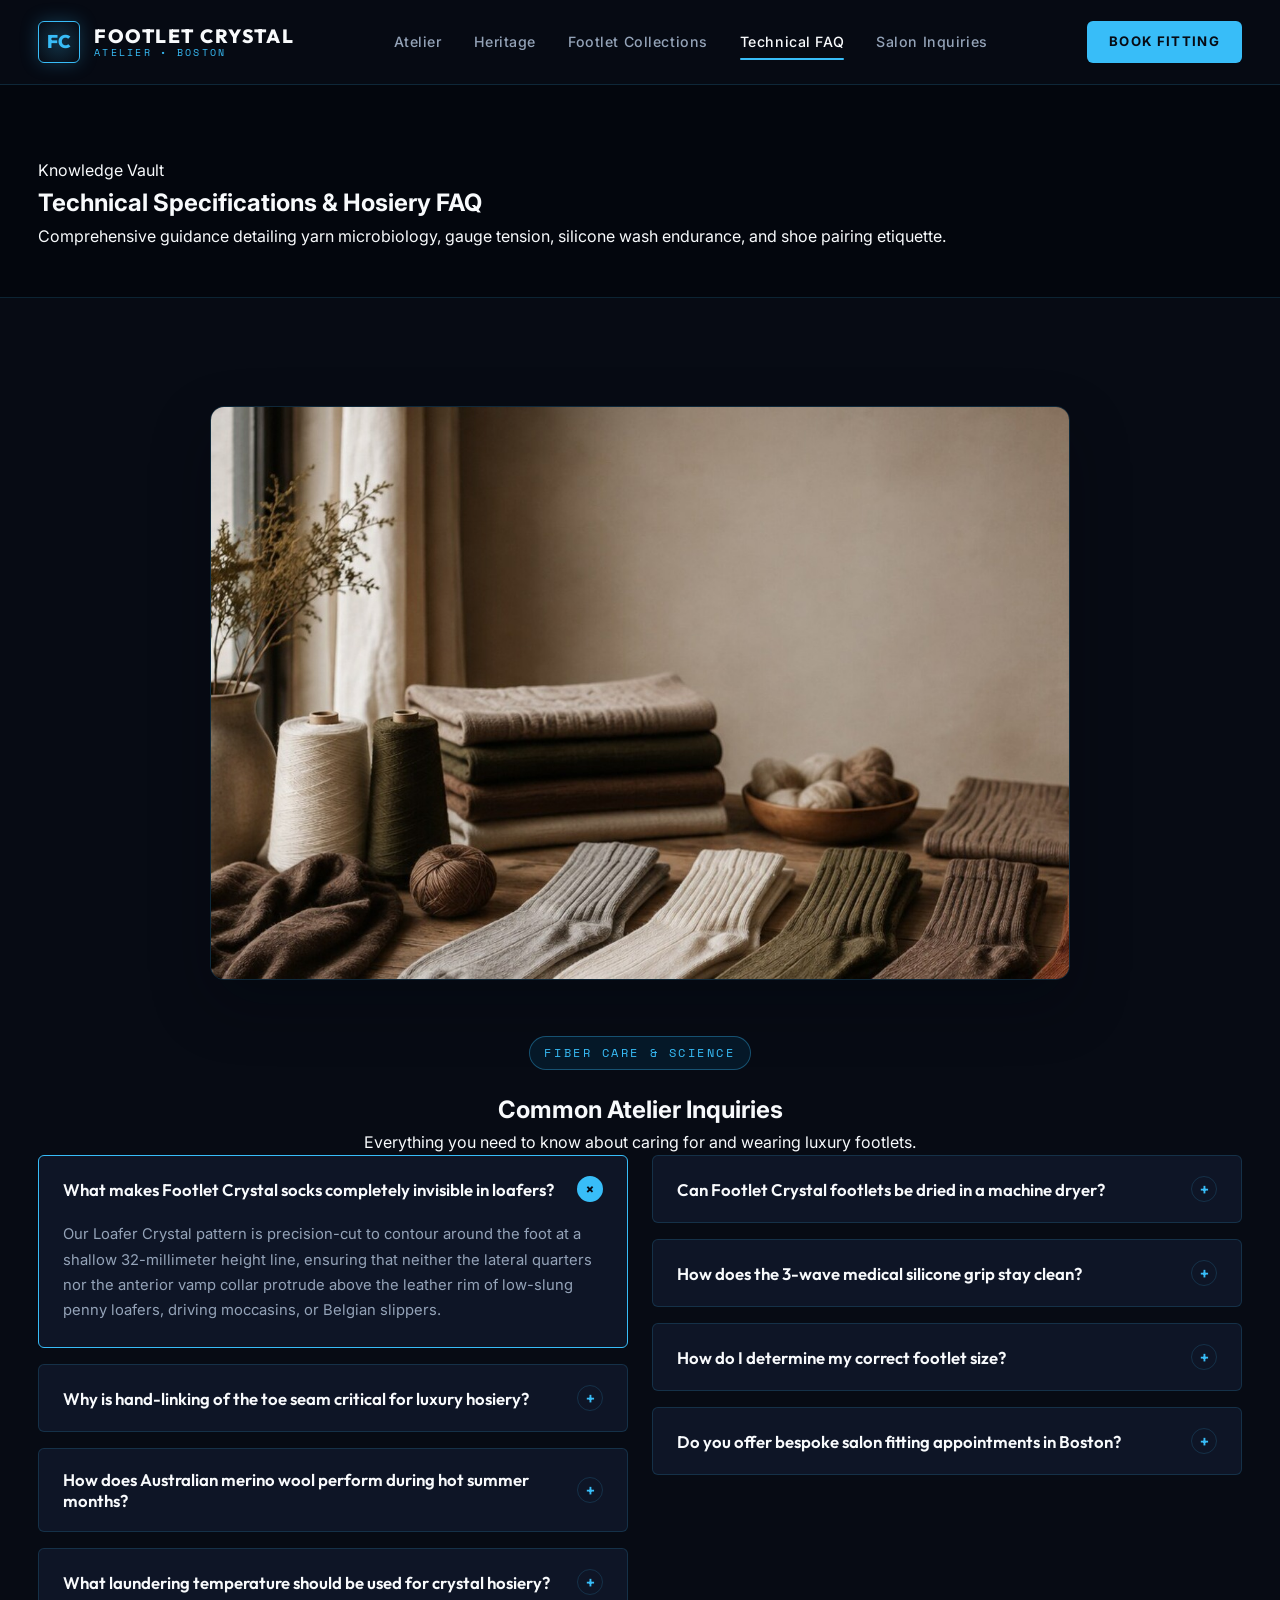
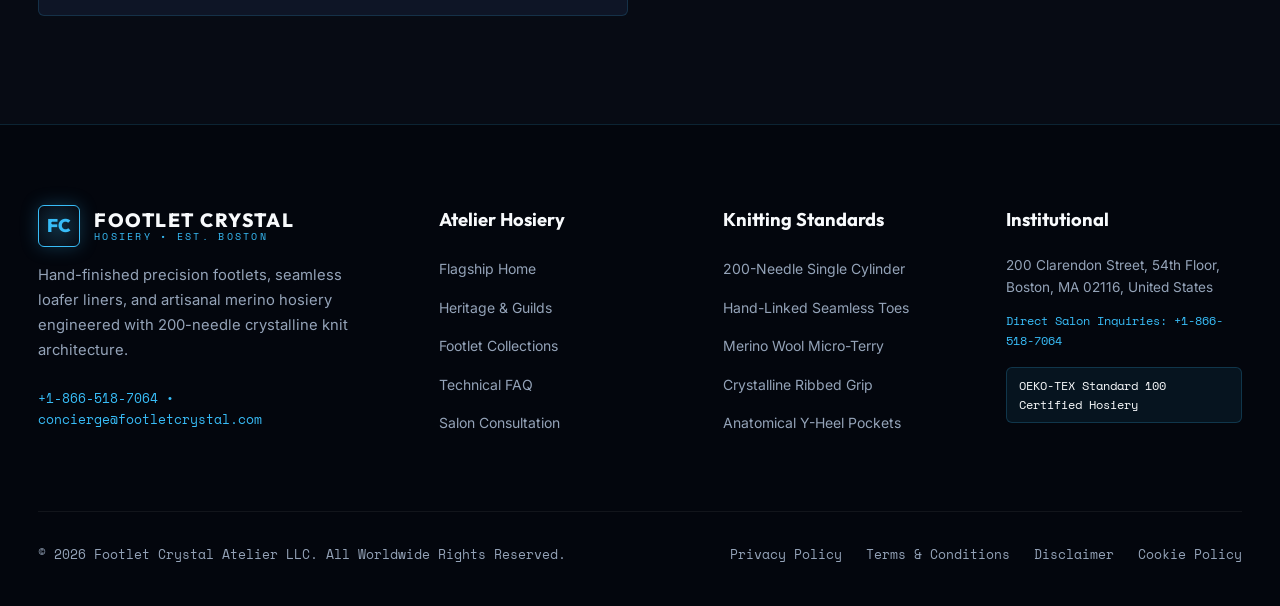
<file: faq.html>
<!DOCTYPE html>
<html lang="en">
<head>
  <meta charset="UTF-8">
  <meta name="viewport" content="width=device-width, initial-scale=1.0">
  <title>Technical &amp; Fiber FAQ | Footlet Crystal Atelier</title>
  <meta name="description" content="Technical questions answered about 200-needle knitting, seamless linked toes, silicone heel grips, and footlet care at Footlet Crystal.">
  <link rel="canonical" href="https://footletcrystal.com/faq.html">
  <!-- Google tag (gtag.js) -->
<script async src="https://www.googletagmanager.com/gtag/js?id=G-0LY0HY7L01"></script>
<script>
  window.dataLayer = window.dataLayer || [];
  function gtag(){dataLayer.push(arguments);}
  gtag('js', new Date());
  gtag('config', 'G-0LY0HY7L01');
</script>
  <link rel="preconnect" href="https://fonts.googleapis.com">
<link rel="preconnect" href="https://fonts.gstatic.com" crossorigin>
<link href="https://fonts.googleapis.com/css2?family=Inter:wght@300;400;500;600;700&family=Outfit:wght@400;500;600;700;800&family=Prata&family=Space+Mono:wght@400;700&display=swap" rel="stylesheet">
  <link rel="stylesheet" href="assets/css/style.css">
</head>
<body>
  <!-- Site Header (Rule 11) -->
  <header class="site-header">
    <div class="fc-container">
      <div class="fc-nav-container">
        <a href="index.html" class="fc-brand">
          <div class="fc-brand-crest">FC</div>
          <div class="fc-brand-text">
            Footlet Crystal
            <small>Atelier &bull; Boston</small>
          </div>
        </a>
        <nav class="fc-nav-menu">
          <a href="index.html" class="fc-nav-link ">Atelier</a>
          <a href="about.html" class="fc-nav-link ">Heritage</a>
          <a href="products.html" class="fc-nav-link ">Footlet Collections</a>
          <a href="faq.html" class="fc-nav-link active">Technical FAQ</a>
          <a href="contact.html" class="fc-nav-link ">Salon Inquiries</a>
        </nav>
        <div style="display: flex; align-items: center; gap: 16px;">
          <a href="contact.html" class="fc-nav-cta">Book Fitting</a>
          <button class="fc-hamburger" id="fc-hamburger" aria-label="Toggle Navigation">
            <span></span>
            <span></span>
            <span></span>
          </button>
        </div>
      </div>
    </div>
  </header>

  <!-- Mobile Drawer (Rule 11) -->
  <div class="mobile-drawer-backdrop" id="mobile-drawer-backdrop"></div>
  <div class="mobile-drawer" id="mobile-drawer">
    <div class="mobile-drawer-header">
      <div class="fc-brand">
        <div class="fc-brand-crest">FC</div>
        <div class="fc-brand-text">Footlet Crystal</div>
      </div>
      <button class="mobile-drawer-close" id="mobile-drawer-close" aria-label="Close Drawer">&times;</button>
    </div>
    <div class="mobile-drawer-body">
      <a href="index.html" class="mobile-nav-link">Atelier Flagship</a>
      <a href="about.html" class="mobile-nav-link">Heritage &amp; Knitting Story</a>
      <a href="products.html" class="mobile-nav-link">Footlet Collections</a>
      <a href="faq.html" class="mobile-nav-link">Technical &amp; Fiber FAQ</a>
      <a href="contact.html" class="mobile-nav-link">Salon Fitting Consultation</a>
    </div>
    <div class="mobile-drawer-footer">
      <p style="margin-bottom: 8px; color: var(--fc-cyan-light); font-family: var(--fc-font-mono); font-size: 0.75rem;">CLIENT CONCIERGE</p>
      <p style="margin-bottom: 6px;">+1-866-518-7064</p>
      <p><a href="mailto:concierge@footletcrystal.com">concierge@footletcrystal.com</a></p>
    </div>
  </div>

  <main>
    <section class="fc-policy-header">
      <div class="fc-container">
        <span class="fc-section-tag">Knowledge Vault</span>
        <h1 class="fc-hero-title">Technical Specifications &amp; <span>Hosiery FAQ</span></h1>
        <p class="fc-hero-desc" style="margin-bottom: 0;">
          Comprehensive guidance detailing yarn microbiology, gauge tension, silicone wash endurance, and shoe pairing etiquette.
        </p>
      </div>
    </section>

    <!-- FAQ Section with Asset 20 (Micro Crew Running Sock & Liner) -->
    <section class="fc-section fc-section-dark">
      <div class="fc-container">
        <div style="max-width: 860px; margin: 0 auto 56px auto; border-radius: var(--fc-radius-md); overflow: hidden; border: 1px solid var(--fc-border-dark); box-shadow: var(--fc-shadow-lg);">
          <img src="assets/images/footletcrystal_asset_20.jpg" alt="Micro crew running sock and footlet liner display under studio raking light" width="1200" height="800">
        </div>

        <div class="fc-section-header" style="text-align: center;">
          <span class="fc-tag">Fiber Care &amp; Science</span>
          <h2 class="fc-section-title">Common Atelier Inquiries</h2>
          <p class="fc-section-subtitle" style="margin: 0 auto;">Everything you need to know about caring for and wearing luxury footlets.</p>
        </div>

        <div class="fc-faq-dual-columns">
          <!-- Column 1 -->
          <div class="fc-faq-col">
            <div class="fc-accordion-item active">
              <button class="fc-accordion-header">
                <span>What makes Footlet Crystal socks completely invisible in loafers?</span>
                <span class="fc-accordion-icon">+</span>
              </button>
              <div class="fc-accordion-body">
                <p>Our Loafer Crystal pattern is precision-cut to contour around the foot at a shallow 32-millimeter height line, ensuring that neither the lateral quarters nor the anterior vamp collar protrude above the leather rim of low-slung penny loafers, driving moccasins, or Belgian slippers.</p>
              </div>
            </div>

            <div class="fc-accordion-item">
              <button class="fc-accordion-header">
                <span>Why is hand-linking of the toe seam critical for luxury hosiery?</span>
                <span class="fc-accordion-icon">+</span>
              </button>
              <div class="fc-accordion-body">
                <p>Standard mass-market socks close the open toe using an automated sewing machine overlock stitch, creating a raised ridge that presses directly into the toes when confined within stiff leather footwear. Hand-linking weaves the opposing knitted loops closed with a single thread, creating a completely flat junction.</p>
              </div>
            </div>

            <div class="fc-accordion-item">
              <button class="fc-accordion-header">
                <span>How does Australian merino wool perform during hot summer months?</span>
                <span class="fc-accordion-icon">+</span>
              </button>
              <div class="fc-accordion-body">
                <p>Unlike synthetic polyester fibers that trap foot sweat and odor, ultra-fine 17.5-micron merino wool is naturally hygroscopic. It absorbs up to 35% of its dry weight in vaporized moisture before feeling wet, evaporatively cooling the skin in sweltering humidity while naturally repelling odor bacteria.</p>
              </div>
            </div>

            <div class="fc-accordion-item">
              <button class="fc-accordion-header">
                <span>What laundering temperature should be used for crystal hosiery?</span>
                <span class="fc-accordion-icon">+</span>
              </button>
              <div class="fc-accordion-body">
                <p>We advise machine washing at 30 degrees Celsius (85 degrees Fahrenheit) on a delicate wool or silk wash cycle using gentle pH-neutral liquid detergent. Avoid harsh chlorine bleaches and fabric softeners that degrade silicone adhesion.</p>
              </div>
            </div>
          </div>

          <!-- Column 2 -->
          <div class="fc-faq-col">
            <div class="fc-accordion-item">
              <button class="fc-accordion-header">
                <span>Can Footlet Crystal footlets be dried in a machine dryer?</span>
                <span class="fc-accordion-icon">+</span>
              </button>
              <div class="fc-accordion-body">
                <p>We strongly recommend flat air drying on an indoor drying rack away from direct radiant heat sources. Excessive dryer tumbling degrades elastane tension and risks heat damage to the silicone heel gripper arrays.</p>
              </div>
            </div>

            <div class="fc-accordion-item">
              <button class="fc-accordion-header">
                <span>How does the 3-wave medical silicone grip stay clean?</span>
                <span class="fc-accordion-icon">+</span>
              </button>
              <div class="fc-accordion-body">
                <p>Over time, skin oils and lint can temporarily diminish silicone tackiness. Simply wipe the silicone waves gently with a clean damp cotton cloth or wash with mild soap to instantly restore 100% of the original frictional grip.</p>
              </div>
            </div>

            <div class="fc-accordion-item">
              <button class="fc-accordion-header">
                <span>How do I determine my correct footlet size?</span>
                <span class="fc-accordion-icon">+</span>
              </button>
              <div class="fc-accordion-body">
                <p>Please refer to our International Sizing Scale on the Collections page. If you are positioned between sizes, we recommend sizing down for lower-cut loafers to ensure snug elastic contouring, or sizing up if choosing heavier trail crews.</p>
              </div>
            </div>

            <div class="fc-accordion-item">
              <button class="fc-accordion-header">
                <span>Do you offer bespoke salon fitting appointments in Boston?</span>
                <span class="fc-accordion-icon">+</span>
              </button>
              <div class="fc-accordion-body">
                <p>Yes. Private appointments are hosted at our 200 Clarendon Street salon on the 54th floor in Boston. Clients may bring their favored cordwainer footwear for precise millimeter collar matching and tactile fiber evaluations.</p>
              </div>
            </div>
          </div>
        </div>
      </div>
    </section>
  </main>

  <!-- Semantic Site Footer -->
  <footer class="fc-footer">
    <div class="fc-container">
      <div class="fc-footer-grid">
        <div class="fc-footer-brand">
          <div class="fc-brand">
            <div class="fc-brand-crest">FC</div>
            <div class="fc-brand-text">
              Footlet Crystal
              <small>Hosiery &bull; Est. Boston</small>
            </div>
          </div>
          <p>Hand-finished precision footlets, seamless loafer liners, and artisanal merino hosiery engineered with 200-needle crystalline knit architecture.</p>
          <div style="font-family: var(--fc-font-mono); font-size: 0.8rem; color: var(--fc-cyan-light);">
            +1-866-518-7064 &bull; concierge@footletcrystal.com
          </div>
        </div>
        <div class="fc-footer-col">
          <h4>Atelier Hosiery</h4>
          <ul class="fc-footer-links">
            <li><a href="index.html">Flagship Home</a></li>
            <li><a href="about.html">Heritage &amp; Guilds</a></li>
            <li><a href="products.html">Footlet Collections</a></li>
            <li><a href="faq.html">Technical FAQ</a></li>
            <li><a href="contact.html">Salon Consultation</a></li>
          </ul>
        </div>
        <div class="fc-footer-col">
          <h4>Knitting Standards</h4>
          <ul class="fc-footer-links">
            <li><a href="products.html">200-Needle Single Cylinder</a></li>
            <li><a href="products.html">Hand-Linked Seamless Toes</a></li>
            <li><a href="products.html">Merino Wool Micro-Terry</a></li>
            <li><a href="products.html">Crystalline Ribbed Grip</a></li>
            <li><a href="products.html">Anatomical Y-Heel Pockets</a></li>
          </ul>
        </div>
        <div class="fc-footer-col">
          <h4>Institutional</h4>
          <p style="font-size: 0.85rem; line-height: 1.6; margin-bottom: 12px; color: var(--fc-text-light-muted);">
            200 Clarendon Street, 54th Floor, Boston, MA 02116, United States
          </p>
          <p style="font-family: var(--fc-font-mono); font-size: 0.75rem; color: var(--fc-cyan-light); margin-bottom: 16px;">
            Direct Salon Inquiries: +1-866-518-7064
          </p>
          <div style="padding: 8px 12px; background: rgba(56,189,248,0.08); border: 1px solid rgba(56,189,248,0.2); border-radius: 6px; font-size: 0.725rem; font-family: var(--fc-font-mono); color: var(--fc-text-light);">
            OEKO-TEX Standard 100 Certified Hosiery
          </div>
        </div>
      </div>
      <div class="fc-footer-bottom">
        <div>&copy; 2026 Footlet Crystal Atelier LLC. All Worldwide Rights Reserved.</div>
        <div class="fc-footer-legal-links">
          <a href="privacy-policy.html">Privacy Policy</a>
          <a href="terms-and-conditions.html">Terms &amp; Conditions</a>
          <a href="disclaimer.html">Disclaimer</a>
          <a href="cookie-policy.html">Cookie Policy</a>
        </div>
      </div>
    </div>
  </footer>
  <script src="assets/js/script.js"></script>
  <script src="assets/js/main.js"></script>
</body>
</html>
</file>
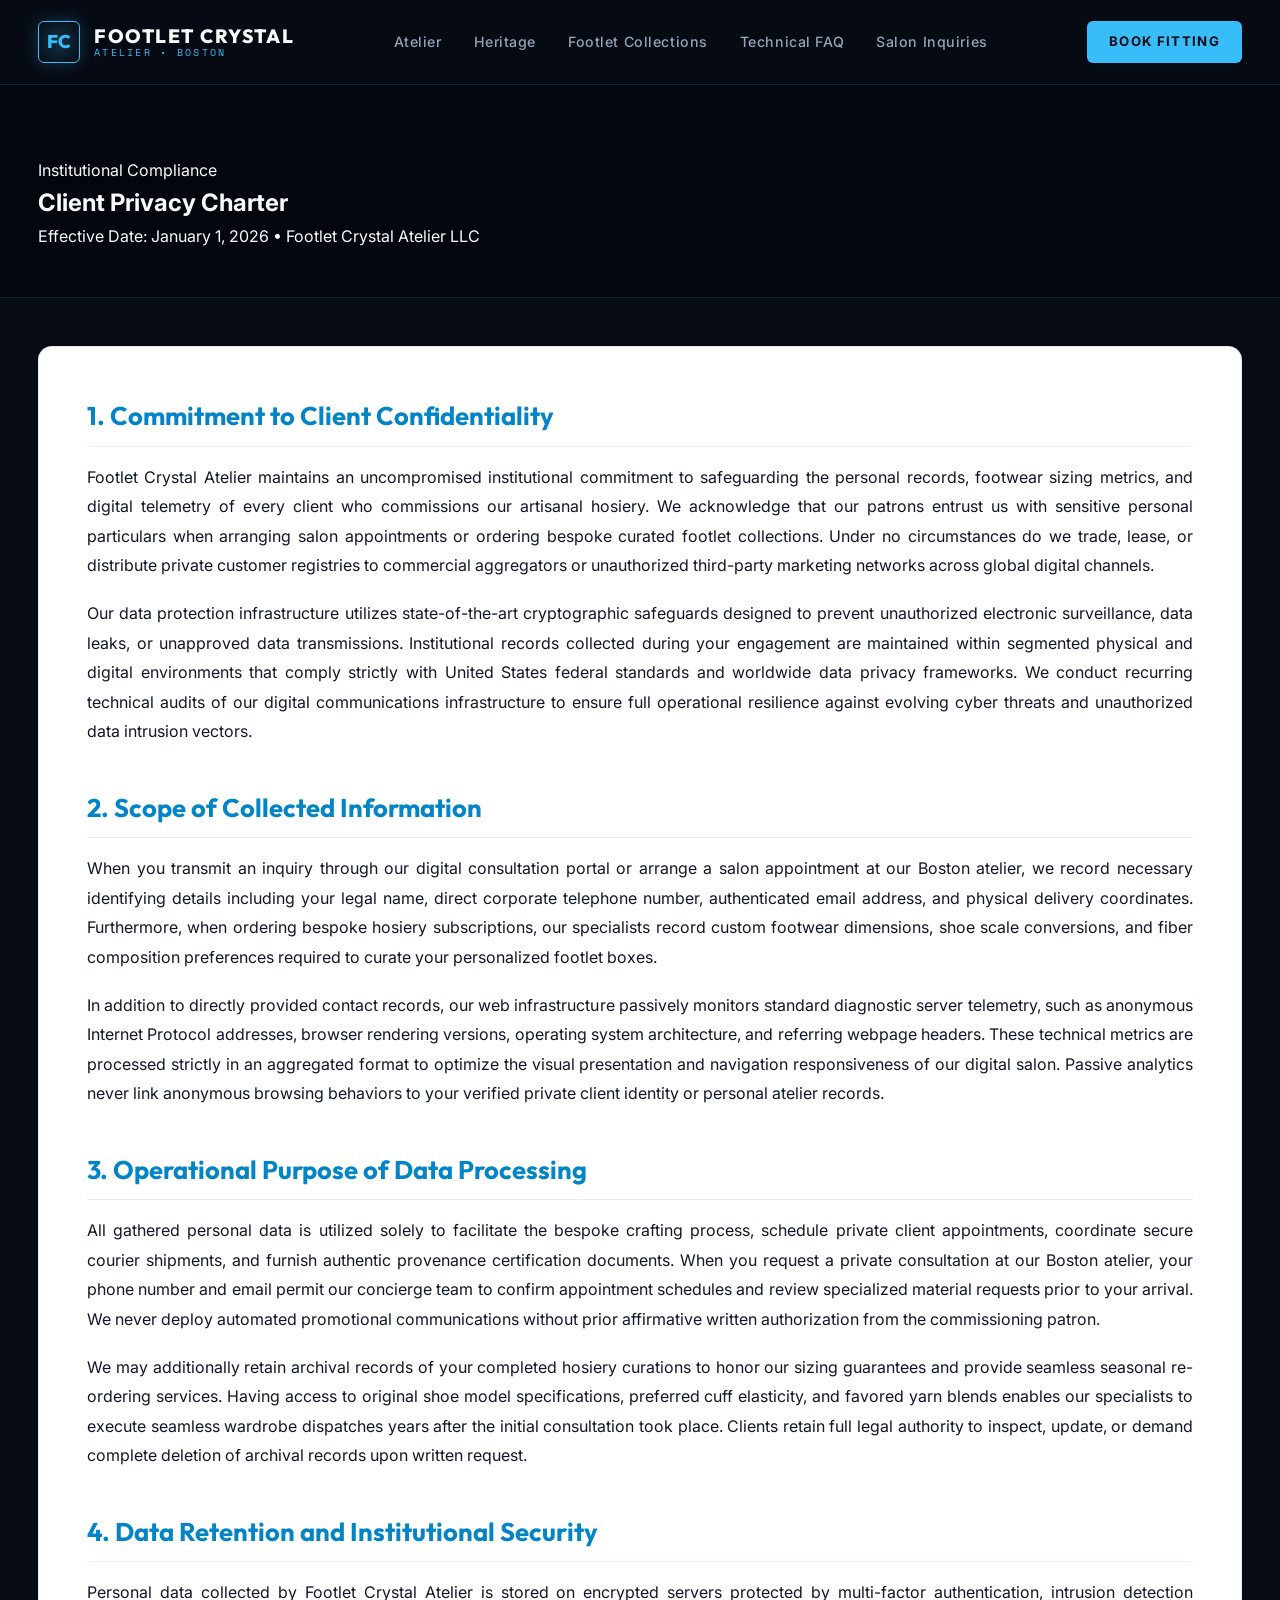
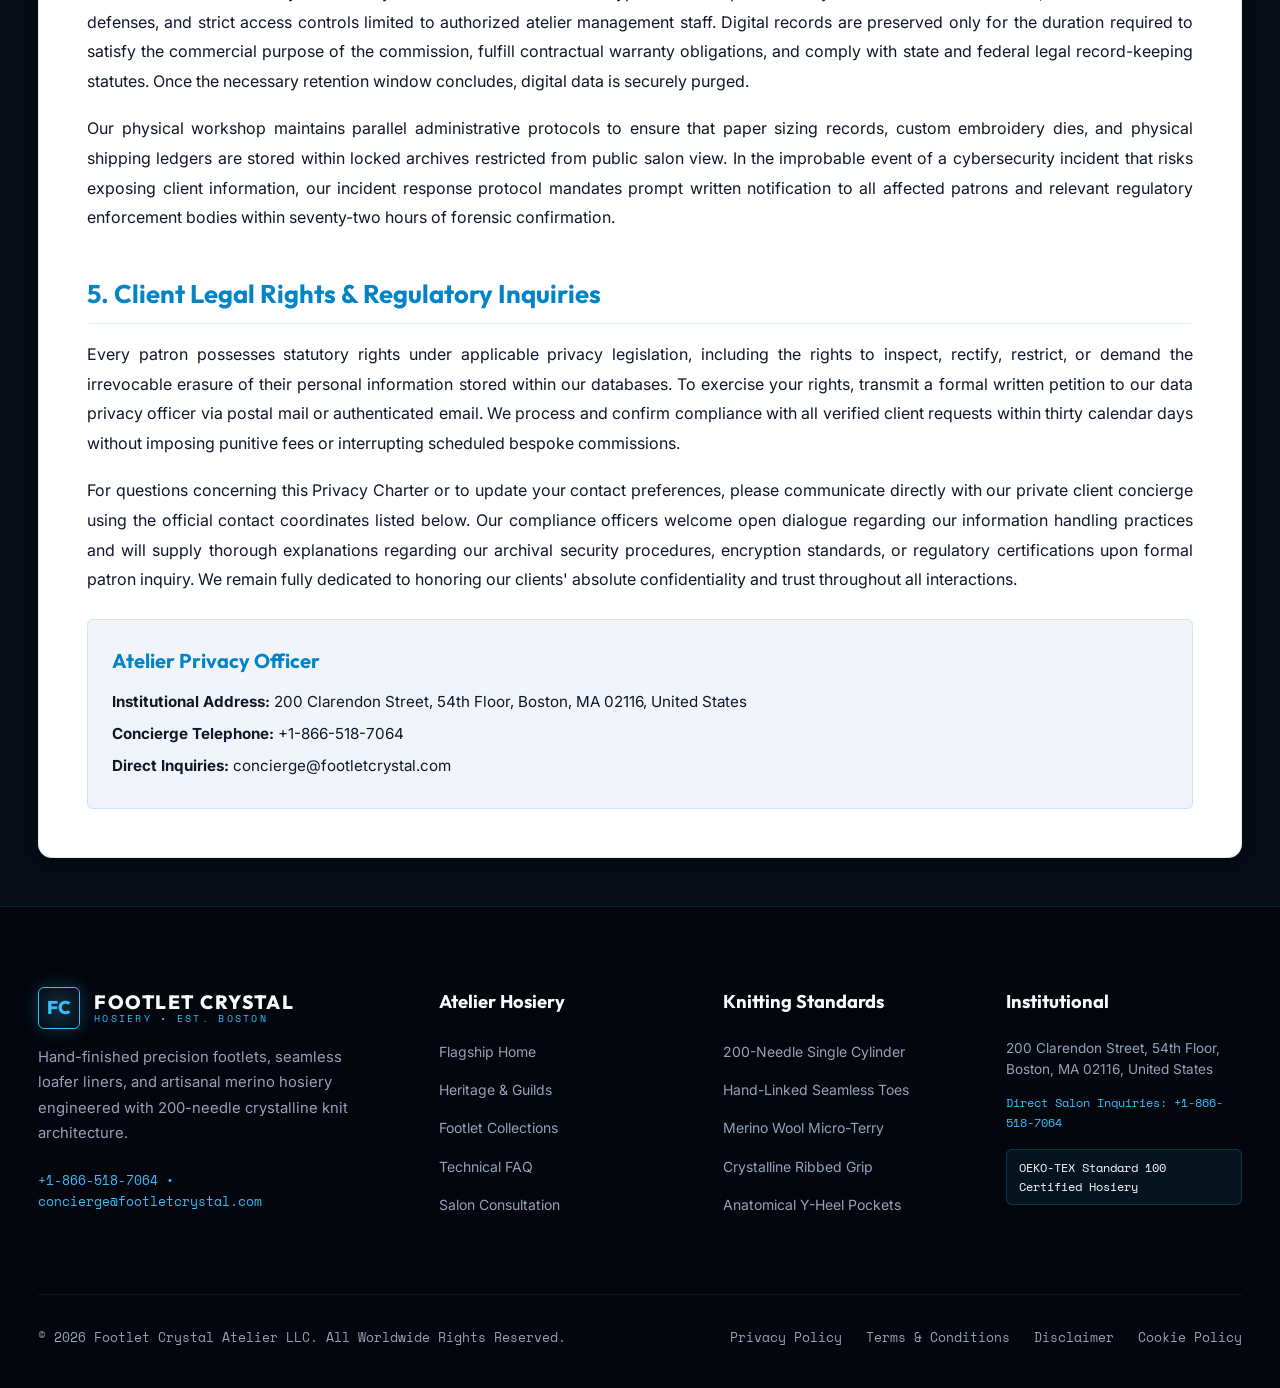
<file: privacy-policy.html>
<!DOCTYPE html>
<html lang="en">
<head>
  <meta charset="UTF-8">
  <meta name="viewport" content="width=device-width, initial-scale=1.0">
  <title>Privacy Policy | Footlet Crystal Atelier</title>
  <meta name="description" content="Privacy Policy for Footlet Crystal Atelier. Review our institutional data protection standards, client confidentiality protocols, and privacy safeguards.">
  <link rel="canonical" href="https://footletcrystal.com/privacy-policy.html">
  <!-- Google tag (gtag.js) -->
<script async src="https://www.googletagmanager.com/gtag/js?id=G-0LY0HY7L01"></script>
<script>
  window.dataLayer = window.dataLayer || [];
  function gtag(){dataLayer.push(arguments);}
  gtag('js', new Date());
  gtag('config', 'G-0LY0HY7L01');
</script>
  <link rel="preconnect" href="https://fonts.googleapis.com">
<link rel="preconnect" href="https://fonts.gstatic.com" crossorigin>
<link href="https://fonts.googleapis.com/css2?family=Inter:wght@300;400;500;600;700&family=Outfit:wght@400;500;600;700;800&family=Prata&family=Space+Mono:wght@400;700&display=swap" rel="stylesheet">
  <link rel="stylesheet" href="assets/css/style.css">
</head>
<body>
  <!-- Site Header (Rule 11) -->
  <header class="site-header">
    <div class="fc-container">
      <div class="fc-nav-container">
        <a href="index.html" class="fc-brand">
          <div class="fc-brand-crest">FC</div>
          <div class="fc-brand-text">
            Footlet Crystal
            <small>Atelier &bull; Boston</small>
          </div>
        </a>
        <nav class="fc-nav-menu">
          <a href="index.html" class="fc-nav-link ">Atelier</a>
          <a href="about.html" class="fc-nav-link ">Heritage</a>
          <a href="products.html" class="fc-nav-link ">Footlet Collections</a>
          <a href="faq.html" class="fc-nav-link ">Technical FAQ</a>
          <a href="contact.html" class="fc-nav-link ">Salon Inquiries</a>
        </nav>
        <div style="display: flex; align-items: center; gap: 16px;">
          <a href="contact.html" class="fc-nav-cta">Book Fitting</a>
          <button class="fc-hamburger" id="fc-hamburger" aria-label="Toggle Navigation">
            <span></span>
            <span></span>
            <span></span>
          </button>
        </div>
      </div>
    </div>
  </header>

  <!-- Mobile Drawer (Rule 11) -->
  <div class="mobile-drawer-backdrop" id="mobile-drawer-backdrop"></div>
  <div class="mobile-drawer" id="mobile-drawer">
    <div class="mobile-drawer-header">
      <div class="fc-brand">
        <div class="fc-brand-crest">FC</div>
        <div class="fc-brand-text">Footlet Crystal</div>
      </div>
      <button class="mobile-drawer-close" id="mobile-drawer-close" aria-label="Close Drawer">&times;</button>
    </div>
    <div class="mobile-drawer-body">
      <a href="index.html" class="mobile-nav-link">Atelier Flagship</a>
      <a href="about.html" class="mobile-nav-link">Heritage &amp; Knitting Story</a>
      <a href="products.html" class="mobile-nav-link">Footlet Collections</a>
      <a href="faq.html" class="mobile-nav-link">Technical &amp; Fiber FAQ</a>
      <a href="contact.html" class="mobile-nav-link">Salon Fitting Consultation</a>
    </div>
    <div class="mobile-drawer-footer">
      <p style="margin-bottom: 8px; color: var(--fc-cyan-light); font-family: var(--fc-font-mono); font-size: 0.75rem;">CLIENT CONCIERGE</p>
      <p style="margin-bottom: 6px;">+1-866-518-7064</p>
      <p><a href="mailto:concierge@footletcrystal.com">concierge@footletcrystal.com</a></p>
    </div>
  </div>

  <main>
    <section class="fc-policy-header">
      <div class="fc-container">
        <span class="fc-section-tag">Institutional Compliance</span>
        <h1 class="fc-hero-title">Client Privacy <span>Charter</span></h1>
        <p class="fc-hero-desc" style="margin-bottom: 0;">Effective Date: January 1, 2026 &bull; Footlet Crystal Atelier LLC</p>
      </div>
    </section>

    <div class="fc-container">
      <div class="fc-policy-content">
        
        <div class="fc-policy-section">
          <h2>1. Commitment to Client Confidentiality</h2>
          <p class="fc-policy-p">
            Footlet Crystal Atelier maintains an uncompromised institutional commitment to safeguarding the personal records, footwear sizing metrics, and digital telemetry of every client who commissions our artisanal hosiery. We acknowledge that our patrons entrust us with sensitive personal particulars when arranging salon appointments or ordering bespoke curated footlet collections. Under no circumstances do we trade, lease, or distribute private customer registries to commercial aggregators or unauthorized third-party marketing networks across global digital channels.
          </p>
          <p class="fc-policy-p">
            Our data protection infrastructure utilizes state-of-the-art cryptographic safeguards designed to prevent unauthorized electronic surveillance, data leaks, or unapproved data transmissions. Institutional records collected during your engagement are maintained within segmented physical and digital environments that comply strictly with United States federal standards and worldwide data privacy frameworks. We conduct recurring technical audits of our digital communications infrastructure to ensure full operational resilience against evolving cyber threats and unauthorized data intrusion vectors.
          </p>
        </div>

        <div class="fc-policy-section">
          <h2>2. Scope of Collected Information</h2>
          <p class="fc-policy-p">
            When you transmit an inquiry through our digital consultation portal or arrange a salon appointment at our Boston atelier, we record necessary identifying details including your legal name, direct corporate telephone number, authenticated email address, and physical delivery coordinates. Furthermore, when ordering bespoke hosiery subscriptions, our specialists record custom footwear dimensions, shoe scale conversions, and fiber composition preferences required to curate your personalized footlet boxes.
          </p>
          <p class="fc-policy-p">
            In addition to directly provided contact records, our web infrastructure passively monitors standard diagnostic server telemetry, such as anonymous Internet Protocol addresses, browser rendering versions, operating system architecture, and referring webpage headers. These technical metrics are processed strictly in an aggregated format to optimize the visual presentation and navigation responsiveness of our digital salon. Passive analytics never link anonymous browsing behaviors to your verified private client identity or personal atelier records.
          </p>
        </div>

        <div class="fc-policy-section">
          <h2>3. Operational Purpose of Data Processing</h2>
          <p class="fc-policy-p">
            All gathered personal data is utilized solely to facilitate the bespoke crafting process, schedule private client appointments, coordinate secure courier shipments, and furnish authentic provenance certification documents. When you request a private consultation at our Boston atelier, your phone number and email permit our concierge team to confirm appointment schedules and review specialized material requests prior to your arrival. We never deploy automated promotional communications without prior affirmative written authorization from the commissioning patron.
          </p>
          <p class="fc-policy-p">
            We may additionally retain archival records of your completed hosiery curations to honor our sizing guarantees and provide seamless seasonal re-ordering services. Having access to original shoe model specifications, preferred cuff elasticity, and favored yarn blends enables our specialists to execute seamless wardrobe dispatches years after the initial consultation took place. Clients retain full legal authority to inspect, update, or demand complete deletion of archival records upon written request.
          </p>
        </div>

        <div class="fc-policy-section">
          <h2>4. Data Retention and Institutional Security</h2>
          <p class="fc-policy-p">
            Personal data collected by Footlet Crystal Atelier is stored on encrypted servers protected by multi-factor authentication, intrusion detection defenses, and strict access controls limited to authorized atelier management staff. Digital records are preserved only for the duration required to satisfy the commercial purpose of the commission, fulfill contractual warranty obligations, and comply with state and federal legal record-keeping statutes. Once the necessary retention window concludes, digital data is securely purged.
          </p>
          <p class="fc-policy-p">
            Our physical workshop maintains parallel administrative protocols to ensure that paper sizing records, custom embroidery dies, and physical shipping ledgers are stored within locked archives restricted from public salon view. In the improbable event of a cybersecurity incident that risks exposing client information, our incident response protocol mandates prompt written notification to all affected patrons and relevant regulatory enforcement bodies within seventy-two hours of forensic confirmation.
          </p>
        </div>

        <div class="fc-policy-section">
          <h2>5. Client Legal Rights &amp; Regulatory Inquiries</h2>
          <p class="fc-policy-p">
            Every patron possesses statutory rights under applicable privacy legislation, including the rights to inspect, rectify, restrict, or demand the irrevocable erasure of their personal information stored within our databases. To exercise your rights, transmit a formal written petition to our data privacy officer via postal mail or authenticated email. We process and confirm compliance with all verified client requests within thirty calendar days without imposing punitive fees or interrupting scheduled bespoke commissions.
          </p>
          <p class="fc-policy-p">
            For questions concerning this Privacy Charter or to update your contact preferences, please communicate directly with our private client concierge using the official contact coordinates listed below. Our compliance officers welcome open dialogue regarding our information handling practices and will supply thorough explanations regarding our archival security procedures, encryption standards, or regulatory certifications upon formal patron inquiry. We remain fully dedicated to honoring our clients' absolute confidentiality and trust throughout all interactions.
          </p>
          <div class="fc-policy-contact-card">
            <h3>Atelier Privacy Officer</h3>
            <p><strong>Institutional Address:</strong> 200 Clarendon Street, 54th Floor, Boston, MA 02116, United States</p>
            <p><strong>Concierge Telephone:</strong> +1-866-518-7064</p>
            <p><strong>Direct Inquiries:</strong> concierge@footletcrystal.com</p>
          </div>
        </div>

      </div>
    </div>
  </main>

  <!-- Semantic Site Footer -->
  <footer class="fc-footer">
    <div class="fc-container">
      <div class="fc-footer-grid">
        <div class="fc-footer-brand">
          <div class="fc-brand">
            <div class="fc-brand-crest">FC</div>
            <div class="fc-brand-text">
              Footlet Crystal
              <small>Hosiery &bull; Est. Boston</small>
            </div>
          </div>
          <p>Hand-finished precision footlets, seamless loafer liners, and artisanal merino hosiery engineered with 200-needle crystalline knit architecture.</p>
          <div style="font-family: var(--fc-font-mono); font-size: 0.8rem; color: var(--fc-cyan-light);">
            +1-866-518-7064 &bull; concierge@footletcrystal.com
          </div>
        </div>
        <div class="fc-footer-col">
          <h4>Atelier Hosiery</h4>
          <ul class="fc-footer-links">
            <li><a href="index.html">Flagship Home</a></li>
            <li><a href="about.html">Heritage &amp; Guilds</a></li>
            <li><a href="products.html">Footlet Collections</a></li>
            <li><a href="faq.html">Technical FAQ</a></li>
            <li><a href="contact.html">Salon Consultation</a></li>
          </ul>
        </div>
        <div class="fc-footer-col">
          <h4>Knitting Standards</h4>
          <ul class="fc-footer-links">
            <li><a href="products.html">200-Needle Single Cylinder</a></li>
            <li><a href="products.html">Hand-Linked Seamless Toes</a></li>
            <li><a href="products.html">Merino Wool Micro-Terry</a></li>
            <li><a href="products.html">Crystalline Ribbed Grip</a></li>
            <li><a href="products.html">Anatomical Y-Heel Pockets</a></li>
          </ul>
        </div>
        <div class="fc-footer-col">
          <h4>Institutional</h4>
          <p style="font-size: 0.85rem; line-height: 1.6; margin-bottom: 12px; color: var(--fc-text-light-muted);">
            200 Clarendon Street, 54th Floor, Boston, MA 02116, United States
          </p>
          <p style="font-family: var(--fc-font-mono); font-size: 0.75rem; color: var(--fc-cyan-light); margin-bottom: 16px;">
            Direct Salon Inquiries: +1-866-518-7064
          </p>
          <div style="padding: 8px 12px; background: rgba(56,189,248,0.08); border: 1px solid rgba(56,189,248,0.2); border-radius: 6px; font-size: 0.725rem; font-family: var(--fc-font-mono); color: var(--fc-text-light);">
            OEKO-TEX Standard 100 Certified Hosiery
          </div>
        </div>
      </div>
      <div class="fc-footer-bottom">
        <div>&copy; 2026 Footlet Crystal Atelier LLC. All Worldwide Rights Reserved.</div>
        <div class="fc-footer-legal-links">
          <a href="privacy-policy.html">Privacy Policy</a>
          <a href="terms-and-conditions.html">Terms &amp; Conditions</a>
          <a href="disclaimer.html">Disclaimer</a>
          <a href="cookie-policy.html">Cookie Policy</a>
        </div>
      </div>
    </div>
  </footer>
  <script src="assets/js/script.js"></script>
  <script src="assets/js/main.js"></script>
</body>
</html>
</file>
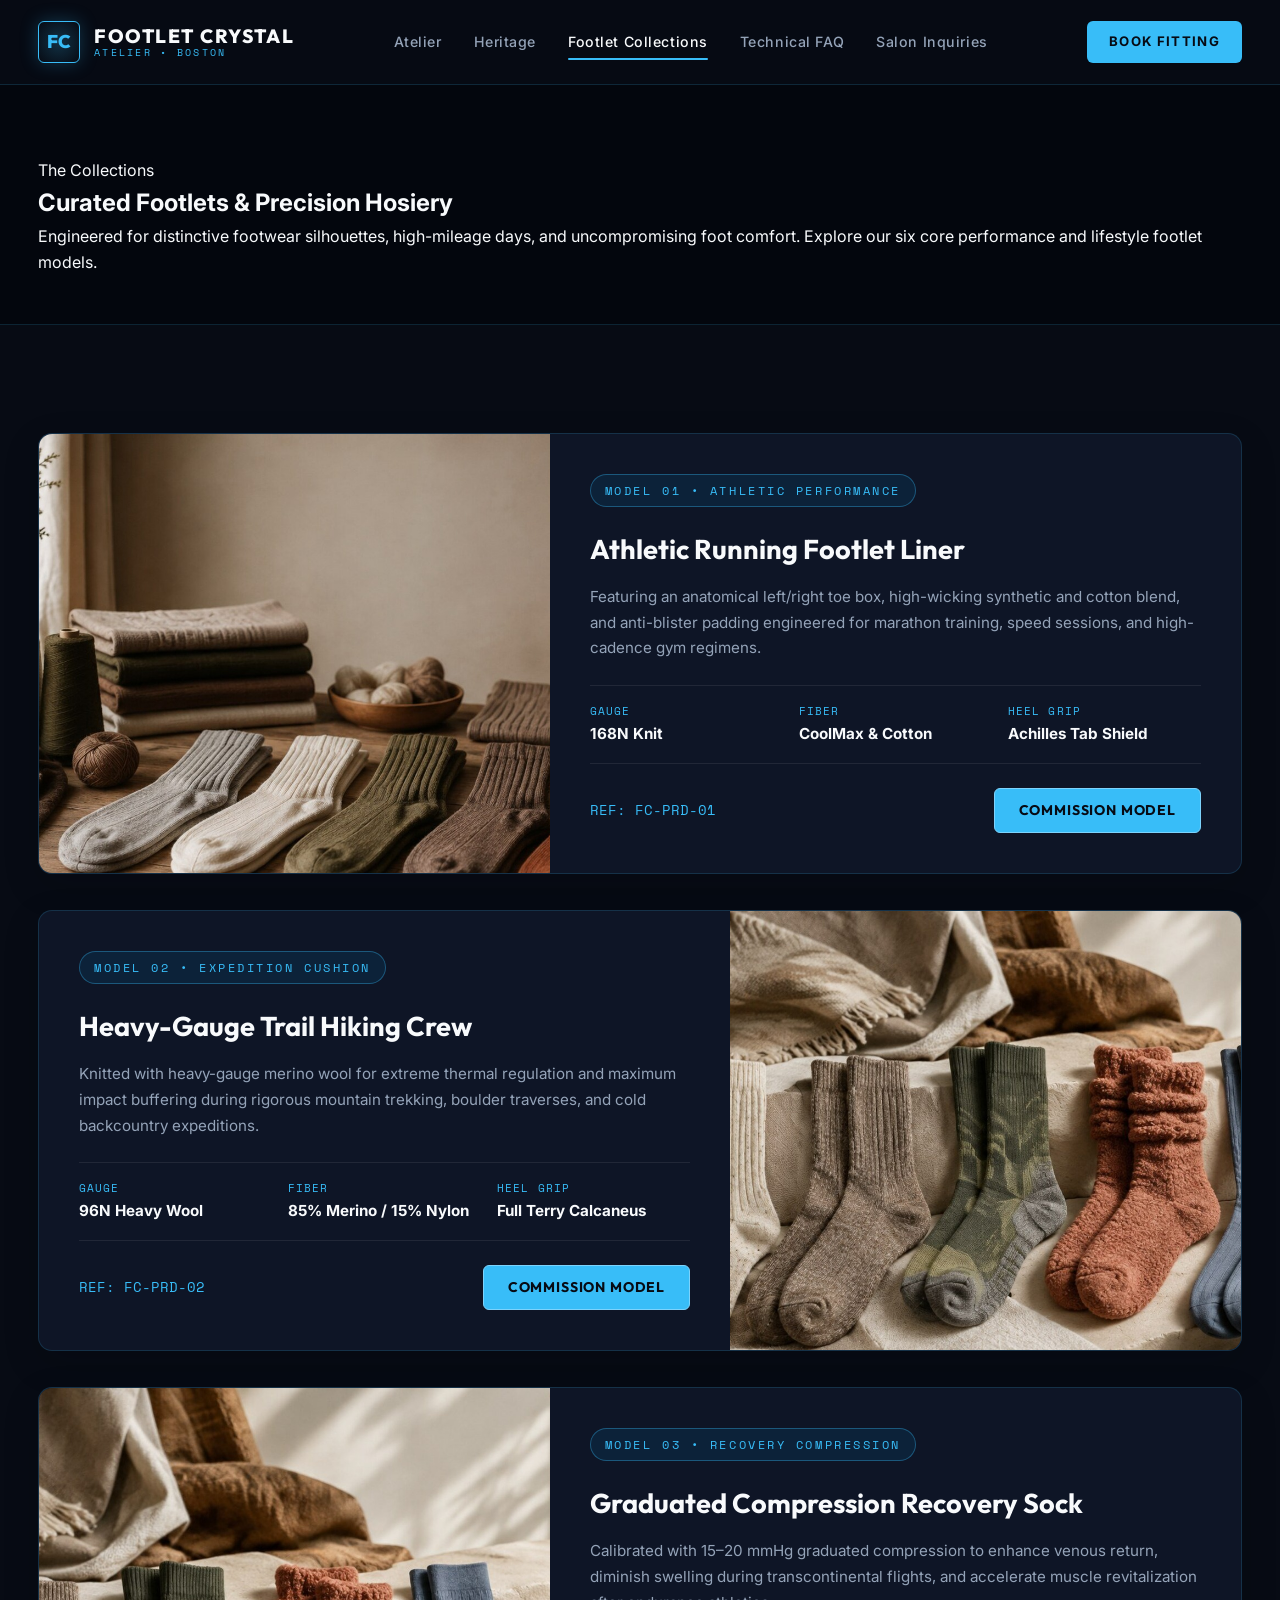
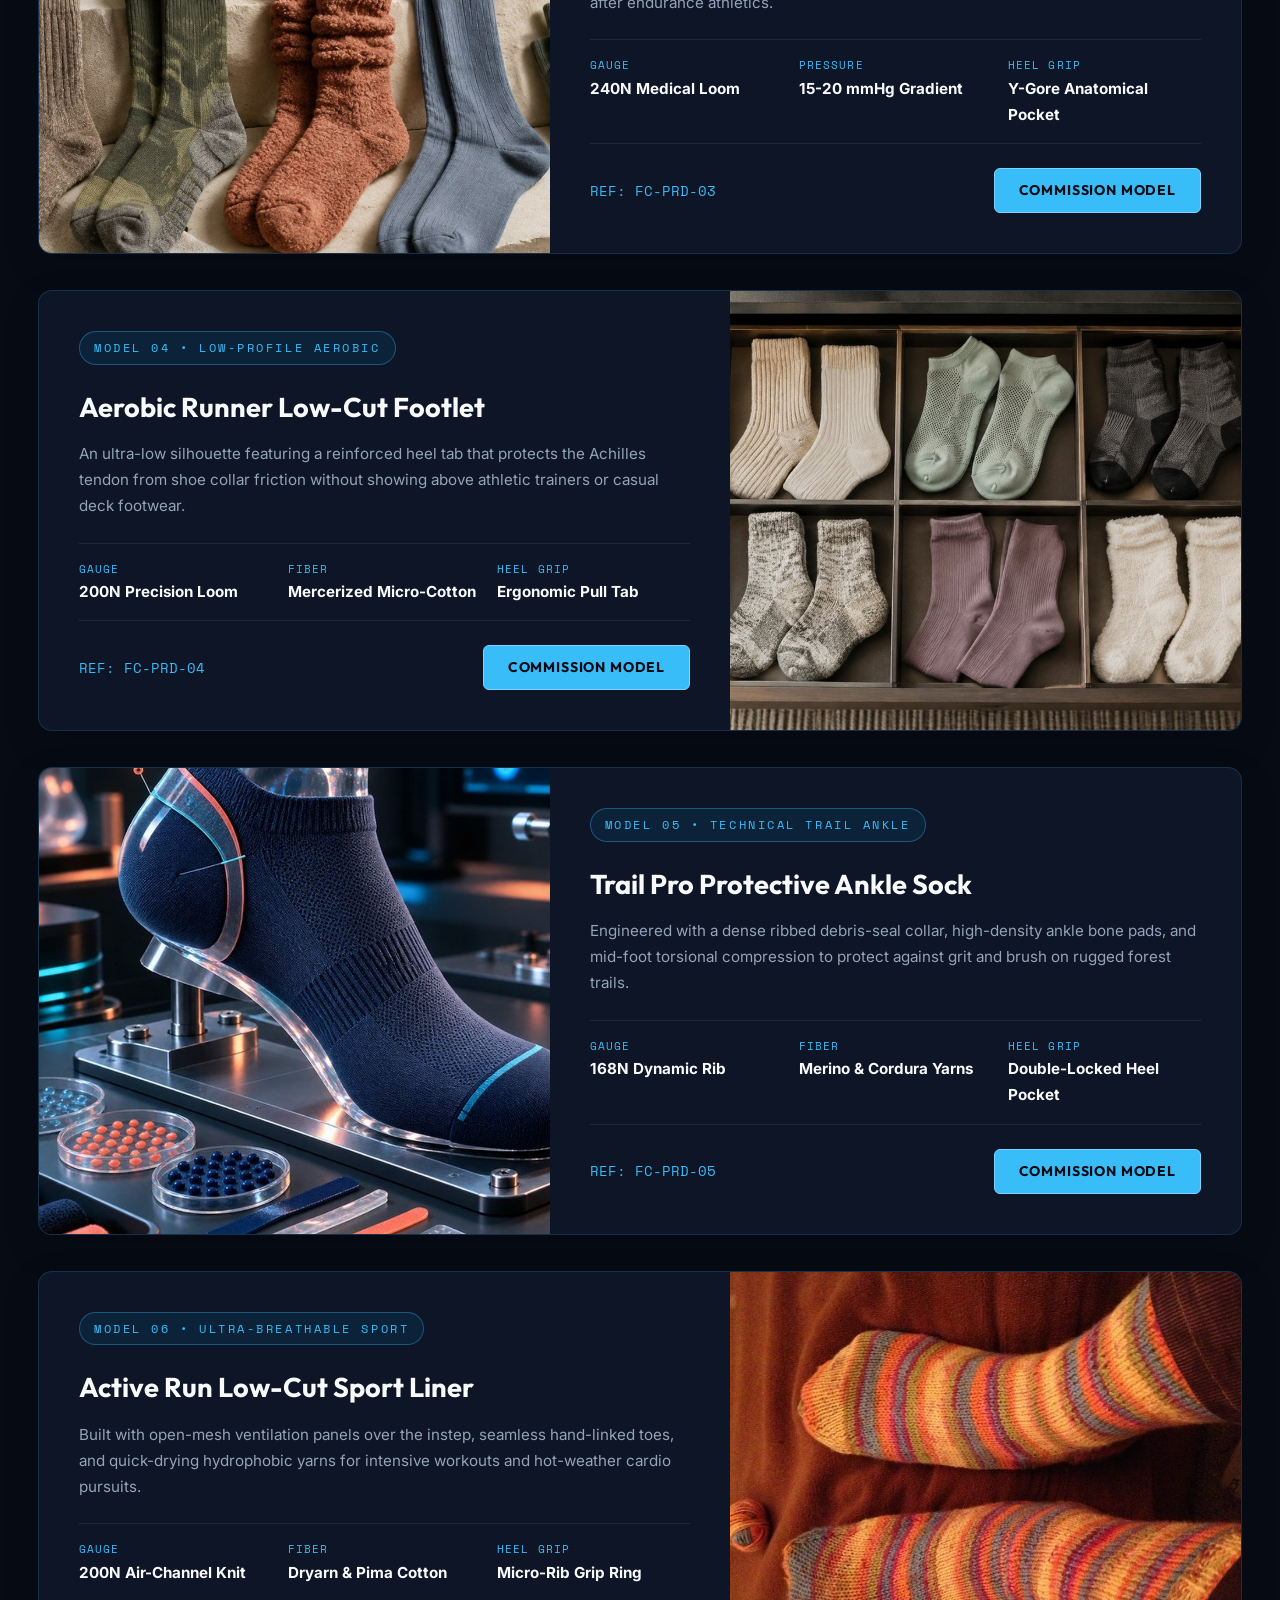
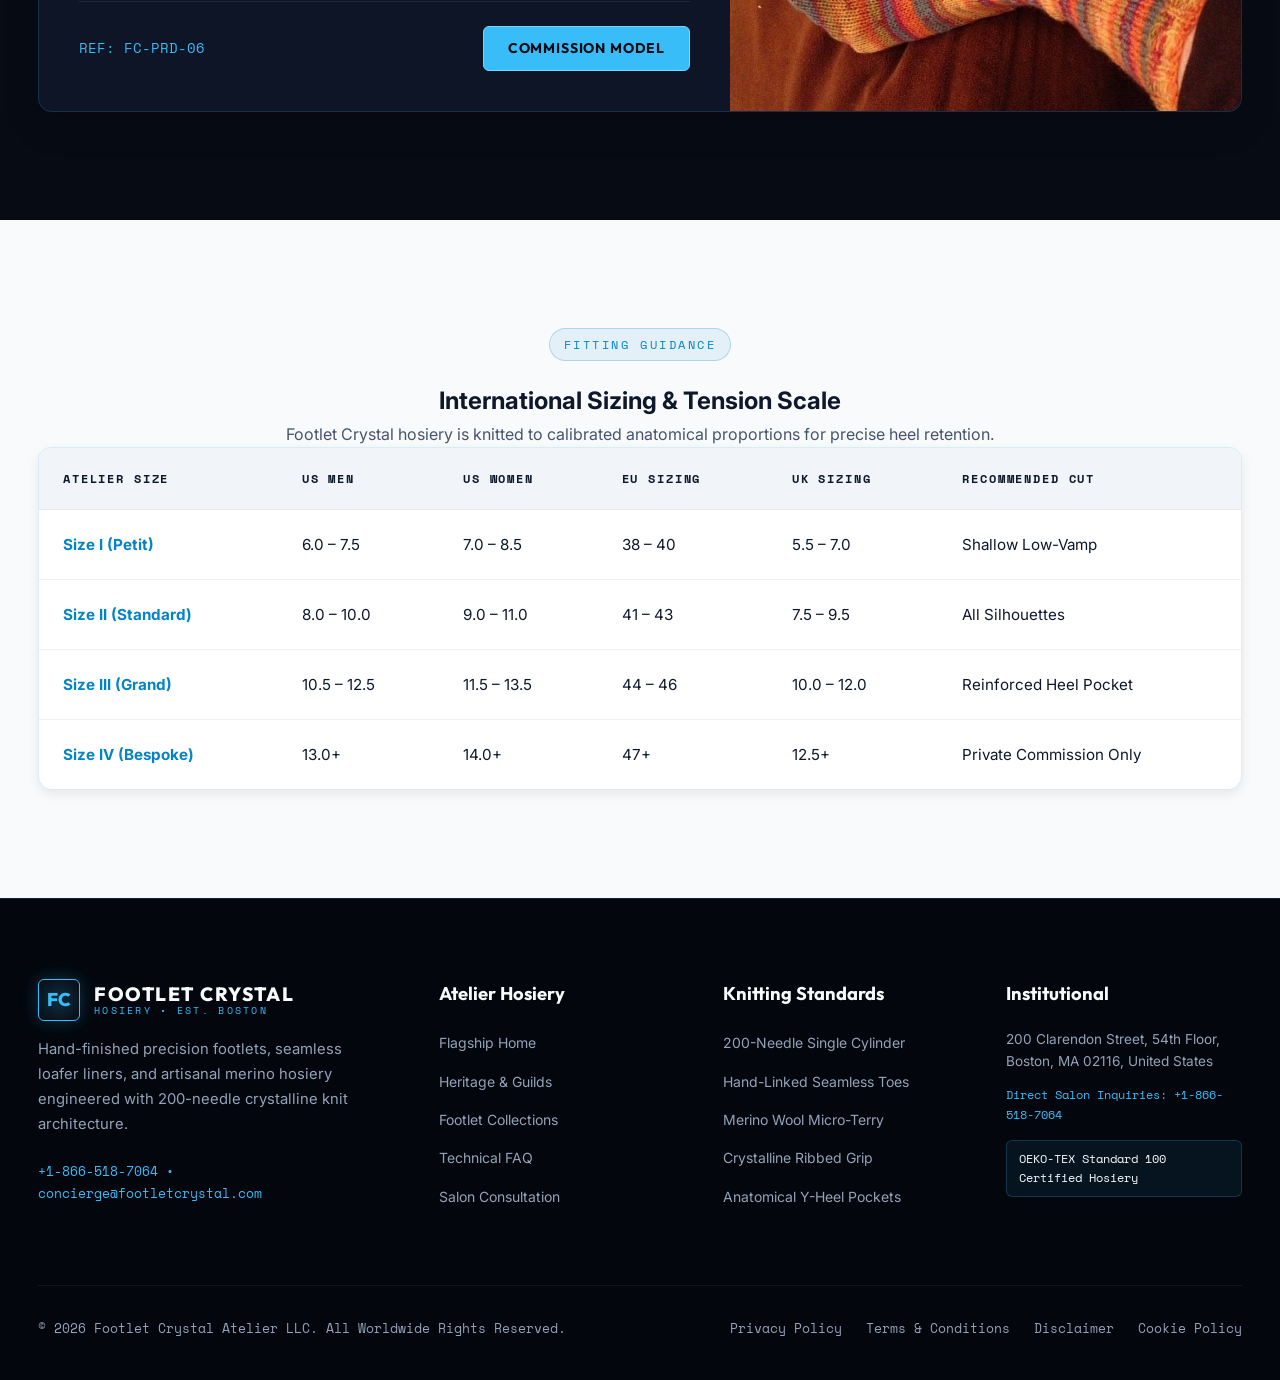
<file: products.html>
<!DOCTYPE html>
<html lang="en">
<head>
  <meta charset="UTF-8">
  <meta name="viewport" content="width=device-width, initial-scale=1.0">
  <title>Footlet Collections &amp; Hosiery | Footlet Crystal Atelier</title>
  <meta name="description" content="Explore luxury footlets and socks at Footlet Crystal. Athletic running liners, heavy trail hiking crews, graduated compression hosiery, and low-cut loafer liners.">
  <link rel="canonical" href="https://footletcrystal.com/products.html">
  <!-- Google tag (gtag.js) -->
<script async src="https://www.googletagmanager.com/gtag/js?id=G-0LY0HY7L01"></script>
<script>
  window.dataLayer = window.dataLayer || [];
  function gtag(){dataLayer.push(arguments);}
  gtag('js', new Date());
  gtag('config', 'G-0LY0HY7L01');
</script>
  <link rel="preconnect" href="https://fonts.googleapis.com">
<link rel="preconnect" href="https://fonts.gstatic.com" crossorigin>
<link href="https://fonts.googleapis.com/css2?family=Inter:wght@300;400;500;600;700&family=Outfit:wght@400;500;600;700;800&family=Prata&family=Space+Mono:wght@400;700&display=swap" rel="stylesheet">
  <link rel="stylesheet" href="assets/css/style.css">
</head>
<body>
  <!-- Site Header (Rule 11) -->
  <header class="site-header">
    <div class="fc-container">
      <div class="fc-nav-container">
        <a href="index.html" class="fc-brand">
          <div class="fc-brand-crest">FC</div>
          <div class="fc-brand-text">
            Footlet Crystal
            <small>Atelier &bull; Boston</small>
          </div>
        </a>
        <nav class="fc-nav-menu">
          <a href="index.html" class="fc-nav-link ">Atelier</a>
          <a href="about.html" class="fc-nav-link ">Heritage</a>
          <a href="products.html" class="fc-nav-link active">Footlet Collections</a>
          <a href="faq.html" class="fc-nav-link ">Technical FAQ</a>
          <a href="contact.html" class="fc-nav-link ">Salon Inquiries</a>
        </nav>
        <div style="display: flex; align-items: center; gap: 16px;">
          <a href="contact.html" class="fc-nav-cta">Book Fitting</a>
          <button class="fc-hamburger" id="fc-hamburger" aria-label="Toggle Navigation">
            <span></span>
            <span></span>
            <span></span>
          </button>
        </div>
      </div>
    </div>
  </header>

  <!-- Mobile Drawer (Rule 11) -->
  <div class="mobile-drawer-backdrop" id="mobile-drawer-backdrop"></div>
  <div class="mobile-drawer" id="mobile-drawer">
    <div class="mobile-drawer-header">
      <div class="fc-brand">
        <div class="fc-brand-crest">FC</div>
        <div class="fc-brand-text">Footlet Crystal</div>
      </div>
      <button class="mobile-drawer-close" id="mobile-drawer-close" aria-label="Close Drawer">&times;</button>
    </div>
    <div class="mobile-drawer-body">
      <a href="index.html" class="mobile-nav-link">Atelier Flagship</a>
      <a href="about.html" class="mobile-nav-link">Heritage &amp; Knitting Story</a>
      <a href="products.html" class="mobile-nav-link">Footlet Collections</a>
      <a href="faq.html" class="mobile-nav-link">Technical &amp; Fiber FAQ</a>
      <a href="contact.html" class="mobile-nav-link">Salon Fitting Consultation</a>
    </div>
    <div class="mobile-drawer-footer">
      <p style="margin-bottom: 8px; color: var(--fc-cyan-light); font-family: var(--fc-font-mono); font-size: 0.75rem;">CLIENT CONCIERGE</p>
      <p style="margin-bottom: 6px;">+1-866-518-7064</p>
      <p><a href="mailto:concierge@footletcrystal.com">concierge@footletcrystal.com</a></p>
    </div>
  </div>

  <main>
    <section class="fc-policy-header">
      <div class="fc-container">
        <span class="fc-section-tag">The Collections</span>
        <h1 class="fc-hero-title">Curated Footlets &amp; <span>Precision Hosiery</span></h1>
        <p class="fc-hero-desc" style="margin-bottom: 0;">
          Engineered for distinctive footwear silhouettes, high-mileage days, and uncompromising foot comfort. Explore our six core performance and lifestyle footlet models.
        </p>
      </div>
    </section>

    <!-- Horizontal Product Catalog (Assets 13 to 18) -->
    <section class="fc-section fc-section-dark">
      <div class="fc-container">
        <div class="fc-catalog-list">
          
          <!-- Product 1: Asset 13 (Athletic Running Performance Sock) -->
          <div class="fc-catalog-card">
            <div class="fc-catalog-media">
              <img src="assets/images/footletcrystal_asset_13.jpg" alt="Athletic running performance sock with zoned compression and breathable mesh" width="1200" height="800">
            </div>
            <div class="fc-catalog-info">
              <div class="fc-catalog-header">
                <span class="fc-tag">MODEL 01 &bull; ATHLETIC PERFORMANCE</span>
                <h3>Athletic Running Footlet Liner</h3>
                <p>Featuring an anatomical left/right toe box, high-wicking synthetic and cotton blend, and anti-blister padding engineered for marathon training, speed sessions, and high-cadence gym regimens.</p>
              </div>
              <div class="fc-catalog-specs-row">
                <div class="fc-spec-box"><small>GAUGE</small><strong>168N Knit</strong></div>
                <div class="fc-spec-box"><small>FIBER</small><strong>CoolMax &amp; Cotton</strong></div>
                <div class="fc-spec-box"><small>HEEL GRIP</small><strong>Achilles Tab Shield</strong></div>
              </div>
              <div style="display: flex; justify-content: space-between; align-items: center;">
                <span style="font-family: var(--fc-font-mono); font-size: 0.85rem; color: var(--fc-cyan-light);">REF: FC-PRD-01</span>
                <a href="contact.html" class="fc-btn fc-btn-cyan" style="padding: 10px 24px;">Commission Model</a>
              </div>
            </div>
          </div>

          <!-- Product 2: Asset 14 (Heavy-Gauge Trail Hiking Crew Sock - Inverted) -->
          <div class="fc-catalog-card inverted">
            <div class="fc-catalog-info">
              <div class="fc-catalog-header">
                <span class="fc-tag">MODEL 02 &bull; EXPEDITION CUSHION</span>
                <h3>Heavy-Gauge Trail Hiking Crew</h3>
                <p>Knitted with heavy-gauge merino wool for extreme thermal regulation and maximum impact buffering during rigorous mountain trekking, boulder traverses, and cold backcountry expeditions.</p>
              </div>
              <div class="fc-catalog-specs-row">
                <div class="fc-spec-box"><small>GAUGE</small><strong>96N Heavy Wool</strong></div>
                <div class="fc-spec-box"><small>FIBER</small><strong>85% Merino / 15% Nylon</strong></div>
                <div class="fc-spec-box"><small>HEEL GRIP</small><strong>Full Terry Calcaneus</strong></div>
              </div>
              <div style="display: flex; justify-content: space-between; align-items: center;">
                <span style="font-family: var(--fc-font-mono); font-size: 0.85rem; color: var(--fc-cyan-light);">REF: FC-PRD-02</span>
                <a href="contact.html" class="fc-btn fc-btn-cyan" style="padding: 10px 24px;">Commission Model</a>
              </div>
            </div>
            <div class="fc-catalog-media">
              <img src="assets/images/footletcrystal_asset_14.jpg" alt="Heavy-gauge trail hiking crew sock knitted with dense merino wool yarns" width="1200" height="800">
            </div>
          </div>

          <!-- Product 3: Asset 15 (Graduated Compression Recovery Sock) -->
          <div class="fc-catalog-card">
            <div class="fc-catalog-media">
              <img src="assets/images/footletcrystal_asset_15.jpg" alt="Graduated compression recovery sock with medical-grade pressure gradient" width="1200" height="800">
            </div>
            <div class="fc-catalog-info">
              <div class="fc-catalog-header">
                <span class="fc-tag">MODEL 03 &bull; RECOVERY COMPRESSION</span>
                <h3>Graduated Compression Recovery Sock</h3>
                <p>Calibrated with 15&ndash;20 mmHg graduated compression to enhance venous return, diminish swelling during transcontinental flights, and accelerate muscle revitalization after endurance athletics.</p>
              </div>
              <div class="fc-catalog-specs-row">
                <div class="fc-spec-box"><small>GAUGE</small><strong>240N Medical Loom</strong></div>
                <div class="fc-spec-box"><small>PRESSURE</small><strong>15-20 mmHg Gradient</strong></div>
                <div class="fc-spec-box"><small>HEEL GRIP</small><strong>Y-Gore Anatomical Pocket</strong></div>
              </div>
              <div style="display: flex; justify-content: space-between; align-items: center;">
                <span style="font-family: var(--fc-font-mono); font-size: 0.85rem; color: var(--fc-cyan-light);">REF: FC-PRD-03</span>
                <a href="contact.html" class="fc-btn fc-btn-cyan" style="padding: 10px 24px;">Commission Model</a>
              </div>
            </div>
          </div>

          <!-- Product 4: Asset 16 (Aerobic Runner Low-Cut Footlet - Inverted) -->
          <div class="fc-catalog-card inverted">
            <div class="fc-catalog-info">
              <div class="fc-catalog-header">
                <span class="fc-tag">MODEL 04 &bull; LOW-PROFILE AEROBIC</span>
                <h3>Aerobic Runner Low-Cut Footlet</h3>
                <p>An ultra-low silhouette featuring a reinforced heel tab that protects the Achilles tendon from shoe collar friction without showing above athletic trainers or casual deck footwear.</p>
              </div>
              <div class="fc-catalog-specs-row">
                <div class="fc-spec-box"><small>GAUGE</small><strong>200N Precision Loom</strong></div>
                <div class="fc-spec-box"><small>FIBER</small><strong>Mercerized Micro-Cotton</strong></div>
                <div class="fc-spec-box"><small>HEEL GRIP</small><strong>Ergonomic Pull Tab</strong></div>
              </div>
              <div style="display: flex; justify-content: space-between; align-items: center;">
                <span style="font-family: var(--fc-font-mono); font-size: 0.85rem; color: var(--fc-cyan-light);">REF: FC-PRD-04</span>
                <a href="contact.html" class="fc-btn fc-btn-cyan" style="padding: 10px 24px;">Commission Model</a>
              </div>
            </div>
            <div class="fc-catalog-media">
              <img src="assets/images/footletcrystal_asset_16.jpg" alt="Aerobic runner low-cut footlet with protective heel tab and arch band" width="1200" height="800">
            </div>
          </div>

          <!-- Product 5: Asset 17 (Trail Pro Protective Ankle Sock) -->
          <div class="fc-catalog-card">
            <div class="fc-catalog-media">
              <img src="assets/images/footletcrystal_asset_17.jpg" alt="Trail pro protective ankle sock with debris seal cuff" width="1200" height="800">
            </div>
            <div class="fc-catalog-info">
              <div class="fc-catalog-header">
                <span class="fc-tag">MODEL 05 &bull; TECHNICAL TRAIL ANKLE</span>
                <h3>Trail Pro Protective Ankle Sock</h3>
                <p>Engineered with a dense ribbed debris-seal collar, high-density ankle bone pads, and mid-foot torsional compression to protect against grit and brush on rugged forest trails.</p>
              </div>
              <div class="fc-catalog-specs-row">
                <div class="fc-spec-box"><small>GAUGE</small><strong>168N Dynamic Rib</strong></div>
                <div class="fc-spec-box"><small>FIBER</small><strong>Merino &amp; Cordura Yarns</strong></div>
                <div class="fc-spec-box"><small>HEEL GRIP</small><strong>Double-Locked Heel Pocket</strong></div>
              </div>
              <div style="display: flex; justify-content: space-between; align-items: center;">
                <span style="font-family: var(--fc-font-mono); font-size: 0.85rem; color: var(--fc-cyan-light);">REF: FC-PRD-05</span>
                <a href="contact.html" class="fc-btn fc-btn-cyan" style="padding: 10px 24px;">Commission Model</a>
              </div>
            </div>
          </div>

          <!-- Product 6: Asset 18 (Active Run Low-Cut Sport Liner - Inverted) -->
          <div class="fc-catalog-card inverted">
            <div class="fc-catalog-info">
              <div class="fc-catalog-header">
                <span class="fc-tag">MODEL 06 &bull; ULTRA-BREATHABLE SPORT</span>
                <h3>Active Run Low-Cut Sport Liner</h3>
                <p>Built with open-mesh ventilation panels over the instep, seamless hand-linked toes, and quick-drying hydrophobic yarns for intensive workouts and hot-weather cardio pursuits.</p>
              </div>
              <div class="fc-catalog-specs-row">
                <div class="fc-spec-box"><small>GAUGE</small><strong>200N Air-Channel Knit</strong></div>
                <div class="fc-spec-box"><small>FIBER</small><strong>Dryarn &amp; Pima Cotton</strong></div>
                <div class="fc-spec-box"><small>HEEL GRIP</small><strong>Micro-Rib Grip Ring</strong></div>
              </div>
              <div style="display: flex; justify-content: space-between; align-items: center;">
                <span style="font-family: var(--fc-font-mono); font-size: 0.85rem; color: var(--fc-cyan-light);">REF: FC-PRD-06</span>
                <a href="contact.html" class="fc-btn fc-btn-cyan" style="padding: 10px 24px;">Commission Model</a>
              </div>
            </div>
            <div class="fc-catalog-media">
              <img src="assets/images/footletcrystal_asset_18.jpg" alt="Active run low-cut sport liner with breathable open-knit upper" width="1200" height="800">
            </div>
          </div>

        </div>
      </div>
    </section>

    <!-- Sizing & Conversion Matrix -->
    <section class="fc-section fc-section-light">
      <div class="fc-container">
        <div class="fc-section-header" style="text-align: center;">
          <span class="fc-tag" style="background: rgba(2, 132, 199, 0.08); border-color: rgba(2, 132, 199, 0.25); color: var(--fc-cyan);">Fitting Guidance</span>
          <h2 class="fc-section-title" style="color: var(--fc-text-dark);">International Sizing &amp; Tension Scale</h2>
          <p class="fc-section-subtitle" style="margin: 0 auto; color: var(--fc-text-dark-muted);">Footlet Crystal hosiery is knitted to calibrated anatomical proportions for precise heel retention.</p>
        </div>
        <div class="fc-pairing-matrix-wrap">
          <table class="fc-pairing-table">
            <thead>
              <tr>
                <th>Atelier Size</th>
                <th>US Men</th>
                <th>US Women</th>
                <th>EU Sizing</th>
                <th>UK Sizing</th>
                <th>Recommended Cut</th>
              </tr>
            </thead>
            <tbody>
              <tr>
                <td style="font-weight: 700; color: var(--fc-cyan);">Size I (Petit)</td>
                <td>6.0 &ndash; 7.5</td>
                <td>7.0 &ndash; 8.5</td>
                <td>38 &ndash; 40</td>
                <td>5.5 &ndash; 7.0</td>
                <td>Shallow Low-Vamp</td>
              </tr>
              <tr>
                <td style="font-weight: 700; color: var(--fc-cyan);">Size II (Standard)</td>
                <td>8.0 &ndash; 10.0</td>
                <td>9.0 &ndash; 11.0</td>
                <td>41 &ndash; 43</td>
                <td>7.5 &ndash; 9.5</td>
                <td>All Silhouettes</td>
              </tr>
              <tr>
                <td style="font-weight: 700; color: var(--fc-cyan);">Size III (Grand)</td>
                <td>10.5 &ndash; 12.5</td>
                <td>11.5 &ndash; 13.5</td>
                <td>44 &ndash; 46</td>
                <td>10.0 &ndash; 12.0</td>
                <td>Reinforced Heel Pocket</td>
              </tr>
              <tr>
                <td style="font-weight: 700; color: var(--fc-cyan);">Size IV (Bespoke)</td>
                <td>13.0+</td>
                <td>14.0+</td>
                <td>47+</td>
                <td>12.5+</td>
                <td>Private Commission Only</td>
              </tr>
            </tbody>
          </table>
        </div>
      </div>
    </section>
  </main>

  <!-- Semantic Site Footer -->
  <footer class="fc-footer">
    <div class="fc-container">
      <div class="fc-footer-grid">
        <div class="fc-footer-brand">
          <div class="fc-brand">
            <div class="fc-brand-crest">FC</div>
            <div class="fc-brand-text">
              Footlet Crystal
              <small>Hosiery &bull; Est. Boston</small>
            </div>
          </div>
          <p>Hand-finished precision footlets, seamless loafer liners, and artisanal merino hosiery engineered with 200-needle crystalline knit architecture.</p>
          <div style="font-family: var(--fc-font-mono); font-size: 0.8rem; color: var(--fc-cyan-light);">
            +1-866-518-7064 &bull; concierge@footletcrystal.com
          </div>
        </div>
        <div class="fc-footer-col">
          <h4>Atelier Hosiery</h4>
          <ul class="fc-footer-links">
            <li><a href="index.html">Flagship Home</a></li>
            <li><a href="about.html">Heritage &amp; Guilds</a></li>
            <li><a href="products.html">Footlet Collections</a></li>
            <li><a href="faq.html">Technical FAQ</a></li>
            <li><a href="contact.html">Salon Consultation</a></li>
          </ul>
        </div>
        <div class="fc-footer-col">
          <h4>Knitting Standards</h4>
          <ul class="fc-footer-links">
            <li><a href="products.html">200-Needle Single Cylinder</a></li>
            <li><a href="products.html">Hand-Linked Seamless Toes</a></li>
            <li><a href="products.html">Merino Wool Micro-Terry</a></li>
            <li><a href="products.html">Crystalline Ribbed Grip</a></li>
            <li><a href="products.html">Anatomical Y-Heel Pockets</a></li>
          </ul>
        </div>
        <div class="fc-footer-col">
          <h4>Institutional</h4>
          <p style="font-size: 0.85rem; line-height: 1.6; margin-bottom: 12px; color: var(--fc-text-light-muted);">
            200 Clarendon Street, 54th Floor, Boston, MA 02116, United States
          </p>
          <p style="font-family: var(--fc-font-mono); font-size: 0.75rem; color: var(--fc-cyan-light); margin-bottom: 16px;">
            Direct Salon Inquiries: +1-866-518-7064
          </p>
          <div style="padding: 8px 12px; background: rgba(56,189,248,0.08); border: 1px solid rgba(56,189,248,0.2); border-radius: 6px; font-size: 0.725rem; font-family: var(--fc-font-mono); color: var(--fc-text-light);">
            OEKO-TEX Standard 100 Certified Hosiery
          </div>
        </div>
      </div>
      <div class="fc-footer-bottom">
        <div>&copy; 2026 Footlet Crystal Atelier LLC. All Worldwide Rights Reserved.</div>
        <div class="fc-footer-legal-links">
          <a href="privacy-policy.html">Privacy Policy</a>
          <a href="terms-and-conditions.html">Terms &amp; Conditions</a>
          <a href="disclaimer.html">Disclaimer</a>
          <a href="cookie-policy.html">Cookie Policy</a>
        </div>
      </div>
    </div>
  </footer>
  <script src="assets/js/script.js"></script>
  <script src="assets/js/main.js"></script>
</body>
</html>
</file>
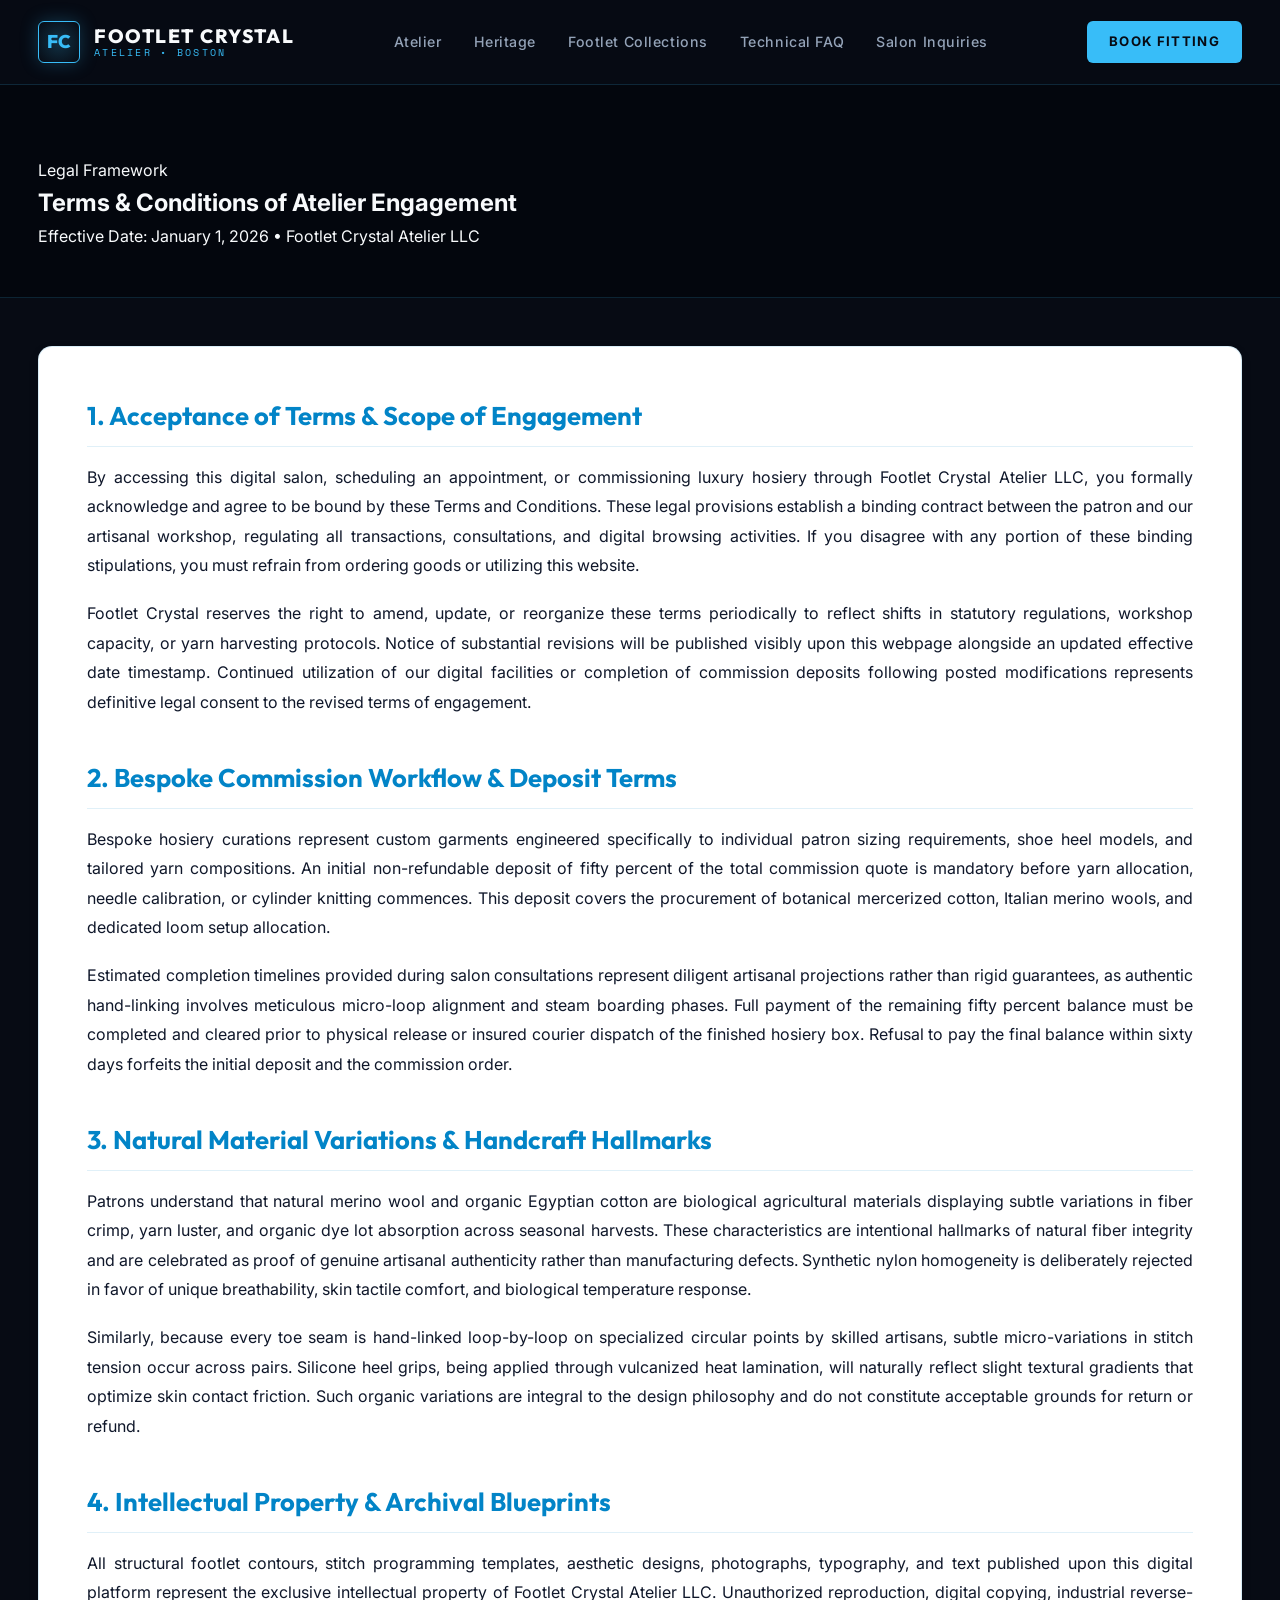
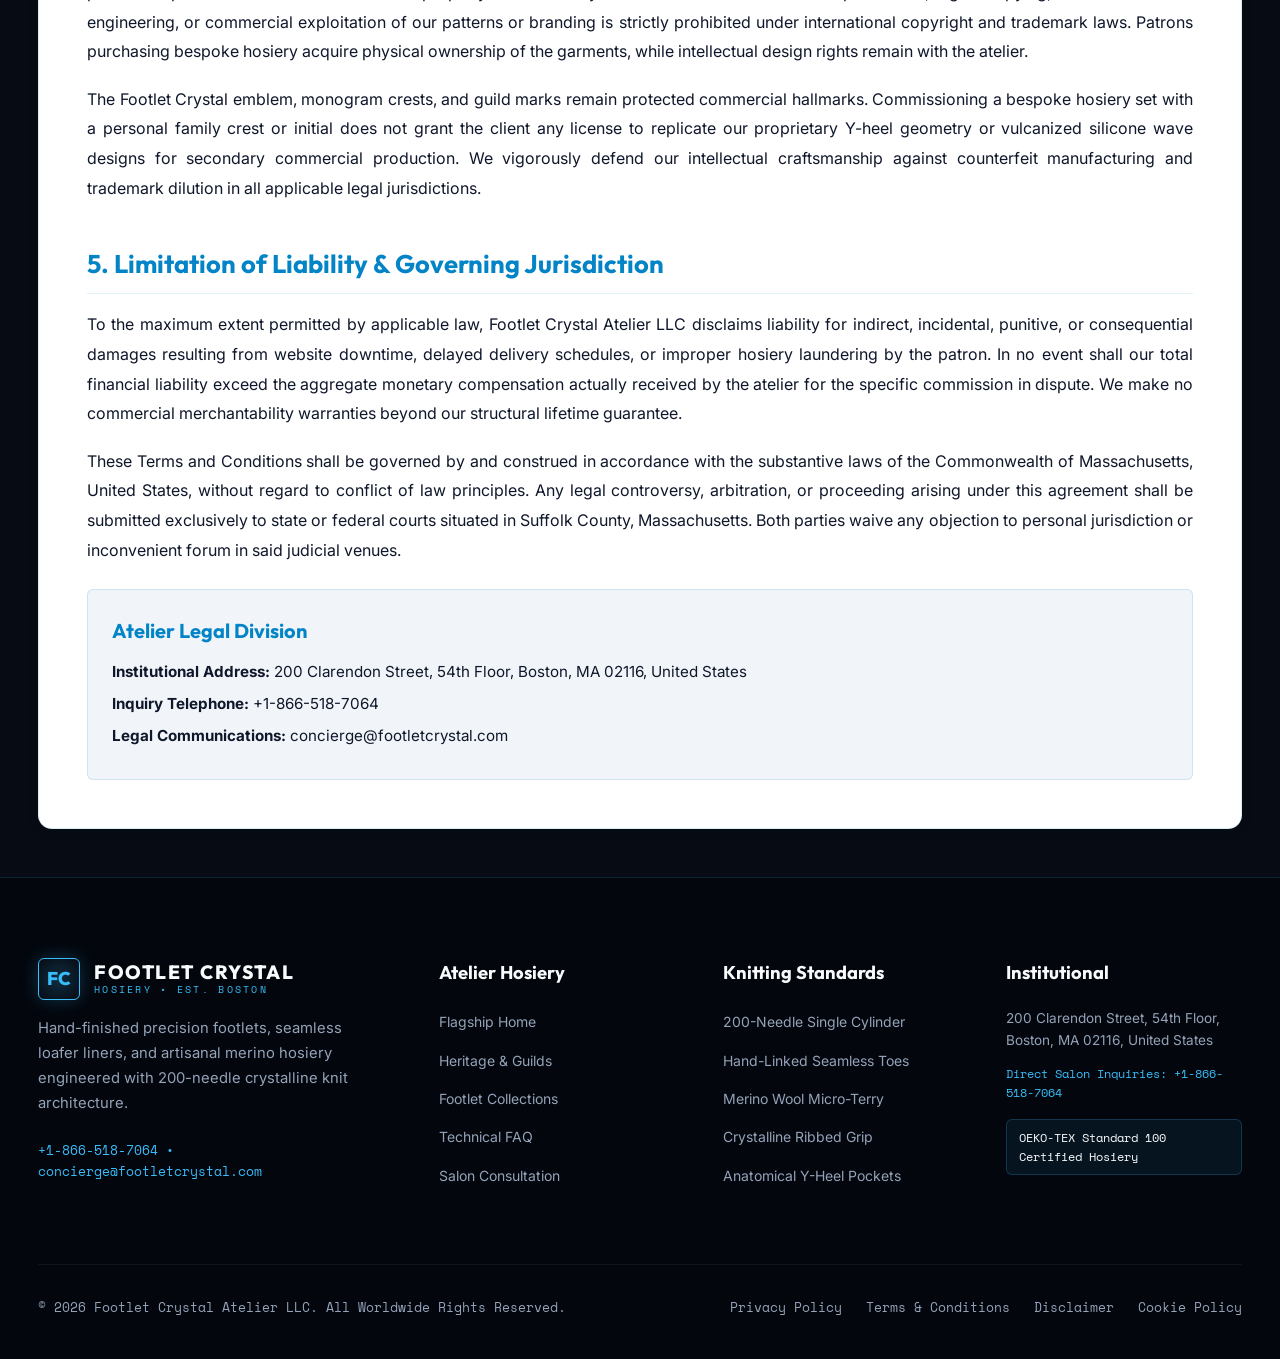
<file: terms-and-conditions.html>
<!DOCTYPE html>
<html lang="en">
<head>
  <meta charset="UTF-8">
  <meta name="viewport" content="width=device-width, initial-scale=1.0">
  <title>Terms &amp; Conditions | Footlet Crystal Atelier</title>
  <meta name="description" content="Terms and Conditions governing bespoke hosiery commissions, salon appointments, and intellectual property at Footlet Crystal Atelier LLC.">
  <link rel="canonical" href="https://footletcrystal.com/terms-and-conditions.html">
  <!-- Google tag (gtag.js) -->
<script async src="https://www.googletagmanager.com/gtag/js?id=G-0LY0HY7L01"></script>
<script>
  window.dataLayer = window.dataLayer || [];
  function gtag(){dataLayer.push(arguments);}
  gtag('js', new Date());
  gtag('config', 'G-0LY0HY7L01');
</script>
  <link rel="preconnect" href="https://fonts.googleapis.com">
<link rel="preconnect" href="https://fonts.gstatic.com" crossorigin>
<link href="https://fonts.googleapis.com/css2?family=Inter:wght@300;400;500;600;700&family=Outfit:wght@400;500;600;700;800&family=Prata&family=Space+Mono:wght@400;700&display=swap" rel="stylesheet">
  <link rel="stylesheet" href="assets/css/style.css">
</head>
<body>
  <!-- Site Header (Rule 11) -->
  <header class="site-header">
    <div class="fc-container">
      <div class="fc-nav-container">
        <a href="index.html" class="fc-brand">
          <div class="fc-brand-crest">FC</div>
          <div class="fc-brand-text">
            Footlet Crystal
            <small>Atelier &bull; Boston</small>
          </div>
        </a>
        <nav class="fc-nav-menu">
          <a href="index.html" class="fc-nav-link ">Atelier</a>
          <a href="about.html" class="fc-nav-link ">Heritage</a>
          <a href="products.html" class="fc-nav-link ">Footlet Collections</a>
          <a href="faq.html" class="fc-nav-link ">Technical FAQ</a>
          <a href="contact.html" class="fc-nav-link ">Salon Inquiries</a>
        </nav>
        <div style="display: flex; align-items: center; gap: 16px;">
          <a href="contact.html" class="fc-nav-cta">Book Fitting</a>
          <button class="fc-hamburger" id="fc-hamburger" aria-label="Toggle Navigation">
            <span></span>
            <span></span>
            <span></span>
          </button>
        </div>
      </div>
    </div>
  </header>

  <!-- Mobile Drawer (Rule 11) -->
  <div class="mobile-drawer-backdrop" id="mobile-drawer-backdrop"></div>
  <div class="mobile-drawer" id="mobile-drawer">
    <div class="mobile-drawer-header">
      <div class="fc-brand">
        <div class="fc-brand-crest">FC</div>
        <div class="fc-brand-text">Footlet Crystal</div>
      </div>
      <button class="mobile-drawer-close" id="mobile-drawer-close" aria-label="Close Drawer">&times;</button>
    </div>
    <div class="mobile-drawer-body">
      <a href="index.html" class="mobile-nav-link">Atelier Flagship</a>
      <a href="about.html" class="mobile-nav-link">Heritage &amp; Knitting Story</a>
      <a href="products.html" class="mobile-nav-link">Footlet Collections</a>
      <a href="faq.html" class="mobile-nav-link">Technical &amp; Fiber FAQ</a>
      <a href="contact.html" class="mobile-nav-link">Salon Fitting Consultation</a>
    </div>
    <div class="mobile-drawer-footer">
      <p style="margin-bottom: 8px; color: var(--fc-cyan-light); font-family: var(--fc-font-mono); font-size: 0.75rem;">CLIENT CONCIERGE</p>
      <p style="margin-bottom: 6px;">+1-866-518-7064</p>
      <p><a href="mailto:concierge@footletcrystal.com">concierge@footletcrystal.com</a></p>
    </div>
  </div>

  <main>
    <section class="fc-policy-header">
      <div class="fc-container">
        <span class="fc-section-tag">Legal Framework</span>
        <h1 class="fc-hero-title">Terms &amp; Conditions of <span>Atelier Engagement</span></h1>
        <p class="fc-hero-desc" style="margin-bottom: 0;">Effective Date: January 1, 2026 &bull; Footlet Crystal Atelier LLC</p>
      </div>
    </section>

    <div class="fc-container">
      <div class="fc-policy-content">
        
        <div class="fc-policy-section">
          <h2>1. Acceptance of Terms &amp; Scope of Engagement</h2>
          <p class="fc-policy-p">
            By accessing this digital salon, scheduling an appointment, or commissioning luxury hosiery through Footlet Crystal Atelier LLC, you formally acknowledge and agree to be bound by these Terms and Conditions. These legal provisions establish a binding contract between the patron and our artisanal workshop, regulating all transactions, consultations, and digital browsing activities. If you disagree with any portion of these binding stipulations, you must refrain from ordering goods or utilizing this website.
          </p>
          <p class="fc-policy-p">
            Footlet Crystal reserves the right to amend, update, or reorganize these terms periodically to reflect shifts in statutory regulations, workshop capacity, or yarn harvesting protocols. Notice of substantial revisions will be published visibly upon this webpage alongside an updated effective date timestamp. Continued utilization of our digital facilities or completion of commission deposits following posted modifications represents definitive legal consent to the revised terms of engagement.
          </p>
        </div>

        <div class="fc-policy-section">
          <h2>2. Bespoke Commission Workflow &amp; Deposit Terms</h2>
          <p class="fc-policy-p">
            Bespoke hosiery curations represent custom garments engineered specifically to individual patron sizing requirements, shoe heel models, and tailored yarn compositions. An initial non-refundable deposit of fifty percent of the total commission quote is mandatory before yarn allocation, needle calibration, or cylinder knitting commences. This deposit covers the procurement of botanical mercerized cotton, Italian merino wools, and dedicated loom setup allocation.
          </p>
          <p class="fc-policy-p">
            Estimated completion timelines provided during salon consultations represent diligent artisanal projections rather than rigid guarantees, as authentic hand-linking involves meticulous micro-loop alignment and steam boarding phases. Full payment of the remaining fifty percent balance must be completed and cleared prior to physical release or insured courier dispatch of the finished hosiery box. Refusal to pay the final balance within sixty days forfeits the initial deposit and the commission order.
          </p>
        </div>

        <div class="fc-policy-section">
          <h2>3. Natural Material Variations &amp; Handcraft Hallmarks</h2>
          <p class="fc-policy-p">
            Patrons understand that natural merino wool and organic Egyptian cotton are biological agricultural materials displaying subtle variations in fiber crimp, yarn luster, and organic dye lot absorption across seasonal harvests. These characteristics are intentional hallmarks of natural fiber integrity and are celebrated as proof of genuine artisanal authenticity rather than manufacturing defects. Synthetic nylon homogeneity is deliberately rejected in favor of unique breathability, skin tactile comfort, and biological temperature response.
          </p>
          <p class="fc-policy-p">
            Similarly, because every toe seam is hand-linked loop-by-loop on specialized circular points by skilled artisans, subtle micro-variations in stitch tension occur across pairs. Silicone heel grips, being applied through vulcanized heat lamination, will naturally reflect slight textural gradients that optimize skin contact friction. Such organic variations are integral to the design philosophy and do not constitute acceptable grounds for return or refund.
          </p>
        </div>

        <div class="fc-policy-section">
          <h2>4. Intellectual Property &amp; Archival Blueprints</h2>
          <p class="fc-policy-p">
            All structural footlet contours, stitch programming templates, aesthetic designs, photographs, typography, and text published upon this digital platform represent the exclusive intellectual property of Footlet Crystal Atelier LLC. Unauthorized reproduction, digital copying, industrial reverse-engineering, or commercial exploitation of our patterns or branding is strictly prohibited under international copyright and trademark laws. Patrons purchasing bespoke hosiery acquire physical ownership of the garments, while intellectual design rights remain with the atelier.
          </p>
          <p class="fc-policy-p">
            The Footlet Crystal emblem, monogram crests, and guild marks remain protected commercial hallmarks. Commissioning a bespoke hosiery set with a personal family crest or initial does not grant the client any license to replicate our proprietary Y-heel geometry or vulcanized silicone wave designs for secondary commercial production. We vigorously defend our intellectual craftsmanship against counterfeit manufacturing and trademark dilution in all applicable legal jurisdictions.
          </p>
        </div>

        <div class="fc-policy-section">
          <h2>5. Limitation of Liability &amp; Governing Jurisdiction</h2>
          <p class="fc-policy-p">
            To the maximum extent permitted by applicable law, Footlet Crystal Atelier LLC disclaims liability for indirect, incidental, punitive, or consequential damages resulting from website downtime, delayed delivery schedules, or improper hosiery laundering by the patron. In no event shall our total financial liability exceed the aggregate monetary compensation actually received by the atelier for the specific commission in dispute. We make no commercial merchantability warranties beyond our structural lifetime guarantee.
          </p>
          <p class="fc-policy-p">
            These Terms and Conditions shall be governed by and construed in accordance with the substantive laws of the Commonwealth of Massachusetts, United States, without regard to conflict of law principles. Any legal controversy, arbitration, or proceeding arising under this agreement shall be submitted exclusively to state or federal courts situated in Suffolk County, Massachusetts. Both parties waive any objection to personal jurisdiction or inconvenient forum in said judicial venues.
          </p>
          <div class="fc-policy-contact-card">
            <h3>Atelier Legal Division</h3>
            <p><strong>Institutional Address:</strong> 200 Clarendon Street, 54th Floor, Boston, MA 02116, United States</p>
            <p><strong>Inquiry Telephone:</strong> +1-866-518-7064</p>
            <p><strong>Legal Communications:</strong> concierge@footletcrystal.com</p>
          </div>
        </div>

      </div>
    </div>
  </main>

  <!-- Semantic Site Footer -->
  <footer class="fc-footer">
    <div class="fc-container">
      <div class="fc-footer-grid">
        <div class="fc-footer-brand">
          <div class="fc-brand">
            <div class="fc-brand-crest">FC</div>
            <div class="fc-brand-text">
              Footlet Crystal
              <small>Hosiery &bull; Est. Boston</small>
            </div>
          </div>
          <p>Hand-finished precision footlets, seamless loafer liners, and artisanal merino hosiery engineered with 200-needle crystalline knit architecture.</p>
          <div style="font-family: var(--fc-font-mono); font-size: 0.8rem; color: var(--fc-cyan-light);">
            +1-866-518-7064 &bull; concierge@footletcrystal.com
          </div>
        </div>
        <div class="fc-footer-col">
          <h4>Atelier Hosiery</h4>
          <ul class="fc-footer-links">
            <li><a href="index.html">Flagship Home</a></li>
            <li><a href="about.html">Heritage &amp; Guilds</a></li>
            <li><a href="products.html">Footlet Collections</a></li>
            <li><a href="faq.html">Technical FAQ</a></li>
            <li><a href="contact.html">Salon Consultation</a></li>
          </ul>
        </div>
        <div class="fc-footer-col">
          <h4>Knitting Standards</h4>
          <ul class="fc-footer-links">
            <li><a href="products.html">200-Needle Single Cylinder</a></li>
            <li><a href="products.html">Hand-Linked Seamless Toes</a></li>
            <li><a href="products.html">Merino Wool Micro-Terry</a></li>
            <li><a href="products.html">Crystalline Ribbed Grip</a></li>
            <li><a href="products.html">Anatomical Y-Heel Pockets</a></li>
          </ul>
        </div>
        <div class="fc-footer-col">
          <h4>Institutional</h4>
          <p style="font-size: 0.85rem; line-height: 1.6; margin-bottom: 12px; color: var(--fc-text-light-muted);">
            200 Clarendon Street, 54th Floor, Boston, MA 02116, United States
          </p>
          <p style="font-family: var(--fc-font-mono); font-size: 0.75rem; color: var(--fc-cyan-light); margin-bottom: 16px;">
            Direct Salon Inquiries: +1-866-518-7064
          </p>
          <div style="padding: 8px 12px; background: rgba(56,189,248,0.08); border: 1px solid rgba(56,189,248,0.2); border-radius: 6px; font-size: 0.725rem; font-family: var(--fc-font-mono); color: var(--fc-text-light);">
            OEKO-TEX Standard 100 Certified Hosiery
          </div>
        </div>
      </div>
      <div class="fc-footer-bottom">
        <div>&copy; 2026 Footlet Crystal Atelier LLC. All Worldwide Rights Reserved.</div>
        <div class="fc-footer-legal-links">
          <a href="privacy-policy.html">Privacy Policy</a>
          <a href="terms-and-conditions.html">Terms &amp; Conditions</a>
          <a href="disclaimer.html">Disclaimer</a>
          <a href="cookie-policy.html">Cookie Policy</a>
        </div>
      </div>
    </div>
  </footer>
  <script src="assets/js/script.js"></script>
  <script src="assets/js/main.js"></script>
</body>
</html>
</file>
<file: assets/css/style.css>
/* FOOTLET CRYSTAL ATELIER - NORDIC MINIMALIST CRYSTALLINE DESIGN SYSTEM
   Theme Archetype: Nordic Minimalist Crystalline / Frosted Precision Grid / Asymmetric Editorial
   Colors: Midnight Frosted Slate (#070b14), Mineral Cyan (#0284c7), Crystalline Glow (#38bdf8), 
           Ice Crystal White (#f8fafc), Platinum Mist (#e2e8f0), Deep Abyssal (#03060d)
   Typography: Outfit (Display) / Prata (Editorial Serif) / Inter (Body) / Space Mono (Specs)
*/

:root {
  --fc-bg-dark: #070b14;
  --fc-bg-darker: #03060d;
  --fc-bg-surface: #0e1526;
  --fc-bg-surface-elevated: #162038;
  --fc-bg-light: #f8fafc;
  --fc-bg-frost: #f1f5f9;
  --fc-bg-white: #ffffff;
  
  --fc-cyan: #0284c7;
  --fc-cyan-hover: #0369a1;
  --fc-cyan-light: #38bdf8;
  --fc-cyan-glow: rgba(56, 189, 248, 0.25);
  --fc-cyan-soft: rgba(2, 132, 199, 0.12);
  --fc-opal: #06b6d4;
  --fc-silver: #cbd5e1;
  
  --fc-text-light: #f8fafc;
  --fc-text-light-muted: #94a3b8;
  --fc-text-dark: #0f172a;
  --fc-text-dark-muted: #475569;
  
  --fc-border-dark: rgba(56, 189, 248, 0.16);
  --fc-border-cyan: rgba(56, 189, 248, 0.35);
  --fc-border-light: rgba(2, 132, 199, 0.15);
  --fc-border-subtle: rgba(255, 255, 255, 0.08);
  
  --fc-font-display: 'Outfit', system-ui, -apple-system, sans-serif;
  --fc-font-serif: 'Prata', Georgia, serif;
  --fc-font-body: 'Inter', system-ui, -apple-system, sans-serif;
  --fc-font-mono: 'Space Mono', monospace;

  --fc-shadow-sm: 0 4px 12px rgba(3, 6, 13, 0.08);
  --fc-shadow-md: 0 12px 36px rgba(3, 6, 13, 0.16);
  --fc-shadow-lg: 0 24px 60px rgba(3, 6, 13, 0.3);
  --fc-shadow-cyan: 0 8px 32px rgba(56, 189, 248, 0.22);
  
  --fc-radius-sm: 6px;
  --fc-radius-md: 14px;
  --fc-radius-lg: 24px;
  --fc-radius-full: 9999px;
  
  --fc-transition: all 0.3s cubic-bezier(0.16, 1, 0.3, 1);
}

*, *::before, *::after {
  box-sizing: border-box;
  margin: 0;
  padding: 0;
}

html {
  scroll-behavior: smooth;
  font-size: 16px;
}

body {
  font-family: var(--fc-font-body);
  background-color: var(--fc-bg-dark);
  color: var(--fc-text-light);
  line-height: 1.65;
  -webkit-font-smoothing: antialiased;
  -moz-osx-font-smoothing: grayscale;
  overflow-x: hidden;
}

img {
  max-width: 100%;
  height: auto;
  display: block;
}

a {
  color: inherit;
  text-decoration: none;
  transition: var(--fc-transition);
}

ul, ol {
  list-style: none;
}

button, input, textarea, select {
  font-family: inherit;
  font-size: inherit;
}

/* CONTAINER & WRAPPERS */
.fc-container {
  width: 100%;
  max-width: 1260px;
  margin: 0 auto;
  padding: 0 28px;
}

.fc-container-narrow {
  width: 100%;
  max-width: 980px;
  margin: 0 auto;
  padding: 0 28px;
}

.fc-section {
  padding: 108px 0;
  position: relative;
}

.fc-section-dark {
  background-color: var(--fc-bg-dark);
  color: var(--fc-text-light);
}

.fc-section-darker {
  background-color: var(--fc-bg-darker);
  color: var(--fc-text-light);
}

.fc-section-light {
  background-color: var(--fc-bg-light);
  color: var(--fc-text-dark);
}

.fc-section-frost {
  background-color: var(--fc-bg-frost);
  color: var(--fc-text-dark);
}

/* TYPOGRAPHY HELPERS */
.fc-tag {
  display: inline-flex;
  align-items: center;
  gap: 8px;
  font-family: var(--fc-font-mono);
  font-size: 0.725rem;
  letter-spacing: 0.22em;
  text-transform: uppercase;
  color: var(--fc-cyan-light);
  background: var(--fc-cyan-soft);
  padding: 6px 14px;
  border-radius: var(--fc-radius-full);
  border: 1px solid var(--fc-border-cyan);
  margin-bottom: 20px;
}

.fc-section-light .fc-tag {
  color: var(--fc-cyan);
  background: rgba(2, 132, 199, 0.08);
  border-color: rgba(2, 132, 199, 0.25);
}

.fc-title {
  font-family: var(--fc-font-display);
  font-size: clamp(2.2rem, 4vw, 3.4rem);
  font-weight: 800;
  line-height: 1.15;
  letter-spacing: -0.03em;
  margin-bottom: 20px;
}

.fc-title span {
  font-family: var(--fc-font-serif);
  font-weight: 400;
  font-style: italic;
  color: var(--fc-cyan-light);
}

.fc-section-light .fc-title span {
  color: var(--fc-cyan);
}

.fc-subtitle {
  font-size: 1.1rem;
  color: var(--fc-text-light-muted);
  line-height: 1.75;
  max-width: 680px;
}

.fc-section-light .fc-subtitle {
  color: var(--fc-text-dark-muted);
}

/* BUTTONS */
.fc-btn {
  display: inline-flex;
  align-items: center;
  justify-content: center;
  gap: 10px;
  font-family: var(--fc-font-display);
  font-size: 0.875rem;
  font-weight: 700;
  letter-spacing: 0.06em;
  text-transform: uppercase;
  padding: 15px 32px;
  border-radius: var(--fc-radius-sm);
  transition: var(--fc-transition);
  cursor: pointer;
}

.fc-btn-primary {
  background: var(--fc-cyan);
  color: #ffffff;
  border: 1px solid var(--fc-cyan-light);
}

.fc-btn-primary:hover {
  background: var(--fc-cyan-hover);
  transform: translateY(-2px);
  box-shadow: 0 8px 24px rgba(2, 132, 199, 0.4);
}

.fc-btn-cyan {
  background: var(--fc-cyan-light);
  color: #070b14;
  border: 1px solid #7dd3fc;
}

.fc-btn-cyan:hover {
  background: #7dd3fc;
  transform: translateY(-2px);
  box-shadow: var(--fc-shadow-cyan);
}

.fc-btn-outline {
  background: transparent;
  color: var(--fc-text-light);
  border: 1px solid var(--fc-border-dark);
}

.fc-btn-outline:hover {
  border-color: var(--fc-cyan-light);
  color: var(--fc-cyan-light);
  transform: translateY(-2px);
}

/* SITE HEADER & TOP UTILITY BAR (Rule 11) */
.fc-top-bar {
  background: #03060d;
  border-bottom: 1px solid rgba(255, 255, 255, 0.06);
  padding: 8px 0;
  font-family: var(--fc-font-mono);
  font-size: 0.725rem;
  letter-spacing: 0.12em;
  color: var(--fc-text-light-muted);
  text-align: center;
}

.fc-top-bar span {
  color: var(--fc-cyan-light);
  font-weight: 700;
}

.site-header {
  position: sticky;
  top: 0;
  left: 0;
  width: 100%;
  z-index: 100;
  background: rgba(7, 11, 20, 0.92);
  backdrop-filter: blur(16px);
  -webkit-backdrop-filter: blur(16px);
  border-bottom: 1px solid var(--fc-border-dark);
}

.fc-nav-container {
  display: flex;
  align-items: center;
  justify-content: space-between;
  height: 84px;
}

.fc-brand {
  display: flex;
  align-items: center;
  gap: 14px;
}

.fc-brand-crest {
  width: 42px;
  height: 42px;
  border: 1px solid var(--fc-cyan-light);
  border-radius: var(--fc-radius-sm);
  display: flex;
  align-items: center;
  justify-content: center;
  color: var(--fc-cyan-light);
  font-family: var(--fc-font-display);
  font-weight: 800;
  font-size: 1.15rem;
  background: radial-gradient(circle, rgba(56, 189, 248, 0.22) 0%, rgba(7, 11, 20, 0.9) 100%);
  box-shadow: 0 0 18px rgba(56, 189, 248, 0.25);
}

.fc-brand-text {
  font-family: var(--fc-font-display);
  font-size: 1.2rem;
  font-weight: 800;
  letter-spacing: 0.08em;
  text-transform: uppercase;
  color: var(--fc-text-light);
  line-height: 1.1;
}

.fc-brand-text small {
  display: block;
  font-family: var(--fc-font-mono);
  font-size: 0.65rem;
  letter-spacing: 0.22em;
  color: var(--fc-cyan-light);
  font-weight: 400;
}

.fc-nav-menu {
  display: flex;
  align-items: center;
  gap: 32px;
}

.fc-nav-link {
  font-size: 0.885rem;
  font-weight: 500;
  letter-spacing: 0.04em;
  color: var(--fc-text-light-muted);
  position: relative;
  padding: 6px 0;
}

.fc-nav-link:hover,
.fc-nav-link.active {
  color: var(--fc-text-light);
}

.fc-nav-link.active::after {
  content: '';
  position: absolute;
  bottom: 0;
  left: 0;
  width: 100%;
  height: 2px;
  background: var(--fc-cyan-light);
  border-radius: 2px;
}

.fc-nav-cta {
  display: inline-flex;
  align-items: center;
  gap: 8px;
  font-size: 0.825rem;
  font-weight: 700;
  letter-spacing: 0.1em;
  text-transform: uppercase;
  color: #070b14;
  background: var(--fc-cyan-light);
  padding: 10px 22px;
  border-radius: var(--fc-radius-sm);
  transition: var(--fc-transition);
}

.fc-nav-cta:hover {
  background: #7dd3fc;
  transform: translateY(-1px);
  box-shadow: var(--fc-shadow-cyan);
}

.fc-hamburger {
  display: none;
  background: transparent;
  border: 1px solid var(--fc-border-dark);
  color: var(--fc-text-light);
  width: 44px;
  height: 44px;
  border-radius: var(--fc-radius-sm);
  cursor: pointer;
  align-items: center;
  justify-content: center;
  flex-direction: column;
  gap: 5px;
  padding: 10px;
}

.fc-hamburger span {
  display: block;
  width: 22px;
  height: 2px;
  background-color: var(--fc-text-light);
  transition: var(--fc-transition);
}

/* MOBILE DRAWER (Rule 11) */
.mobile-drawer {
  position: fixed;
  top: 0;
  right: -100%;
  width: 100%;
  max-width: 380px;
  height: 100vh;
  background: var(--fc-bg-darker);
  border-left: 1px solid var(--fc-border-dark);
  z-index: 1000;
  transition: right 0.35s cubic-bezier(0.16, 1, 0.3, 1);
  overflow-y: auto;
  box-shadow: -10px 0 40px rgba(0,0,0,0.7);
  display: flex;
  flex-direction: column;
}

.mobile-drawer.active {
  right: 0;
}

.mobile-drawer-backdrop {
  position: fixed;
  top: 0;
  left: 0;
  width: 100vw;
  height: 100vh;
  background: rgba(0,0,0,0.75);
  backdrop-filter: blur(4px);
  z-index: 999;
  opacity: 0;
  pointer-events: none;
  transition: opacity 0.3s ease;
}

.mobile-drawer-backdrop.active {
  opacity: 1;
  pointer-events: auto;
}

.mobile-drawer-header {
  display: flex;
  align-items: center;
  justify-content: space-between;
  padding: 24px;
  border-bottom: 1px solid var(--fc-border-dark);
}

.mobile-drawer-close {
  background: transparent;
  border: 1px solid var(--fc-border-dark);
  color: var(--fc-text-light);
  width: 38px;
  height: 38px;
  border-radius: var(--fc-radius-sm);
  cursor: pointer;
  font-size: 1.25rem;
  display: flex;
  align-items: center;
  justify-content: center;
}

.mobile-drawer-body {
  padding: 32px 24px;
  flex: 1;
  display: flex;
  flex-direction: column;
  gap: 20px;
}

.mobile-nav-link {
  font-family: var(--fc-font-display);
  font-size: 1.25rem;
  font-weight: 700;
  color: var(--fc-text-light);
  padding: 8px 0;
  border-bottom: 1px solid rgba(255,255,255,0.06);
}

.mobile-nav-link:hover {
  color: var(--fc-cyan-light);
  padding-left: 8px;
}

.mobile-drawer-footer {
  padding: 24px;
  border-top: 1px solid var(--fc-border-dark);
  font-size: 0.85rem;
  color: var(--fc-text-light-muted);
}

.mobile-drawer-footer a {
  color: var(--fc-cyan-light);
}

/* =========================================================================
   1. UNIQUE CENTER-STAGE MASTHEAD WITH FLOATING TRIPLE-POD SHOWCASE (SECTION 1)
   ========================================================================= */
.fc-center-hero {
  padding: 80px 0 100px 0;
  position: relative;
  overflow: hidden;
  background: radial-gradient(circle at 50% 20%, rgba(2, 132, 199, 0.22) 0%, rgba(7, 11, 20, 1) 75%);
  text-align: center;
}

.fc-center-hero-header {
  max-width: 880px;
  margin: 0 auto 56px auto;
}

.fc-hero-supertitle {
  font-family: var(--fc-font-display);
  font-size: clamp(2.8rem, 5.5vw, 4.8rem);
  font-weight: 800;
  line-height: 1.1;
  letter-spacing: -0.035em;
  margin-bottom: 24px;
}

.fc-hero-supertitle span {
  font-family: var(--fc-font-serif);
  font-weight: 400;
  font-style: italic;
  color: var(--fc-cyan-light);
}

.fc-center-hero-desc {
  font-size: 1.2rem;
  color: var(--fc-text-light-muted);
  line-height: 1.8;
  max-width: 720px;
  margin: 0 auto 36px auto;
}

.fc-center-hero-actions {
  display: flex;
  align-items: center;
  justify-content: center;
  gap: 20px;
  flex-wrap: wrap;
}

/* TRIPLE-POD CRYSTAL SHOWCASE (Assets 1, 2, 3) */
.fc-triple-pod-showcase {
  display: grid;
  grid-template-columns: repeat(3, 1fr);
  gap: 28px;
  margin-top: 64px;
  text-align: left;
}

.fc-crystal-pod {
  background: rgba(14, 21, 38, 0.7);
  backdrop-filter: blur(12px);
  border: 1px solid var(--fc-border-dark);
  border-radius: var(--fc-radius-md);
  overflow: hidden;
  box-shadow: var(--fc-shadow-md);
  transition: var(--fc-transition);
}

.fc-crystal-pod:hover {
  transform: translateY(-8px);
  border-color: var(--fc-cyan-light);
  box-shadow: var(--fc-shadow-cyan);
}

.fc-pod-media {
  height: 250px;
  position: relative;
  overflow: hidden;
}

.fc-pod-media img {
  width: 100%;
  height: 100%;
  object-fit: cover;
  transition: transform 0.6s ease;
}

.fc-crystal-pod:hover .fc-pod-media img {
  transform: scale(1.06);
}

.fc-pod-badge {
  position: absolute;
  top: 16px;
  left: 16px;
  background: rgba(7, 11, 20, 0.85);
  backdrop-filter: blur(8px);
  border: 1px solid var(--fc-border-cyan);
  padding: 4px 10px;
  border-radius: var(--fc-radius-full);
  font-family: var(--fc-font-mono);
  font-size: 0.65rem;
  color: var(--fc-cyan-light);
  letter-spacing: 0.1em;
}

.fc-pod-body {
  padding: 24px;
}

.fc-pod-num {
  font-family: var(--fc-font-mono);
  font-size: 0.725rem;
  color: var(--fc-cyan-light);
  margin-bottom: 6px;
  letter-spacing: 0.15em;
}

.fc-pod-title {
  font-family: var(--fc-font-display);
  font-size: 1.25rem;
  font-weight: 700;
  color: var(--fc-text-light);
  margin-bottom: 8px;
}

.fc-pod-desc {
  font-size: 0.9rem;
  color: var(--fc-text-light-muted);
  line-height: 1.6;
}

/* =========================================================================
   2. MARQUEE TICKER (SECTION 2)
   ========================================================================= */
.fc-ticker {
  background: #03060d;
  border-top: 1px solid var(--fc-border-dark);
  border-bottom: 1px solid var(--fc-border-dark);
  padding: 16px 0;
  overflow: hidden;
  white-space: nowrap;
}

.fc-ticker-track {
  display: inline-flex;
  animation: fc-ticker-slide 28s linear infinite;
  gap: 48px;
}

.fc-ticker-item {
  display: inline-flex;
  align-items: center;
  gap: 16px;
  font-family: var(--fc-font-mono);
  font-size: 0.775rem;
  letter-spacing: 0.2em;
  text-transform: uppercase;
  color: var(--fc-text-light-muted);
}

.fc-ticker-item span {
  color: var(--fc-cyan-light);
}

@keyframes fc-ticker-slide {
  0% { transform: translateX(0); }
  100% { transform: translateX(-50%); }
}

/* =========================================================================
   3. ASYMMETRIC EDITORIAL MANIFESTO (SECTION 3 - Asset 4)
   ========================================================================= */
.fc-editorial-split {
  display: grid;
  grid-template-columns: 1.15fr 0.85fr;
  gap: 64px;
  align-items: center;
}

.fc-editorial-quote {
  font-family: var(--fc-font-serif);
  font-size: clamp(1.8rem, 3vw, 2.6rem);
  line-height: 1.35;
  color: var(--fc-text-light);
  margin: 24px 0;
  font-style: italic;
  border-left: 3px solid var(--fc-cyan-light);
  padding-left: 28px;
}

.fc-editorial-frame {
  position: relative;
  border-radius: var(--fc-radius-md);
  overflow: hidden;
  border: 1px solid var(--fc-border-cyan);
  box-shadow: var(--fc-shadow-lg);
}

.fc-editorial-frame img {
  width: 100%;
  height: 480px;
  object-fit: cover;
}

.fc-editorial-caption {
  position: absolute;
  bottom: 0;
  left: 0;
  right: 0;
  background: rgba(7, 11, 20, 0.9);
  backdrop-filter: blur(10px);
  padding: 18px 24px;
  border-top: 1px solid var(--fc-border-dark);
  font-size: 0.875rem;
  color: var(--fc-text-light-muted);
}

.fc-editorial-caption strong {
  display: block;
  font-family: var(--fc-font-display);
  font-size: 1rem;
  color: var(--fc-cyan-light);
}

/* =========================================================================
   4. SWISS 4-COLUMN PRECISION GRID (SECTION 4 - Zero Box Borders)
   ========================================================================= */
.fc-nordic-grid-4col {
  display: grid;
  grid-template-columns: repeat(4, 1fr);
  gap: 0;
  border-top: 1px solid var(--fc-border-dark);
  border-bottom: 1px solid var(--fc-border-dark);
  margin-top: 56px;
}

.fc-nordic-col {
  padding: 40px 32px;
  border-right: 1px solid var(--fc-border-dark);
  transition: var(--fc-transition);
}

.fc-nordic-col:last-child {
  border-right: none;
}

.fc-nordic-col:hover {
  background: rgba(56, 189, 248, 0.04);
}

.fc-col-metric {
  font-family: var(--fc-font-display);
  font-size: 2.8rem;
  font-weight: 800;
  color: var(--fc-cyan-light);
  line-height: 1;
  margin-bottom: 12px;
}

.fc-col-title {
  font-family: var(--fc-font-display);
  font-size: 1.15rem;
  font-weight: 700;
  color: var(--fc-text-light);
  margin-bottom: 10px;
}

.fc-col-desc {
  font-size: 0.885rem;
  color: var(--fc-text-light-muted);
  line-height: 1.65;
}

/* =========================================================================
   5. LOOKBOOK DUO RIBBON (SECTION 5 - Assets 5 & 6)
   ========================================================================= */
.fc-lookbook-duo {
  display: grid;
  grid-template-columns: 1fr 1fr;
  gap: 32px;
}

.fc-lookbook-card {
  position: relative;
  height: 440px;
  border-radius: var(--fc-radius-md);
  overflow: hidden;
  border: 1px solid var(--fc-border-dark);
  box-shadow: var(--fc-shadow-md);
}

.fc-lookbook-card img {
  width: 100%;
  height: 100%;
  object-fit: cover;
  transition: transform 0.6s ease;
}

.fc-lookbook-card:hover img {
  transform: scale(1.05);
}

.fc-lookbook-overlay {
  position: absolute;
  inset: 0;
  background: linear-gradient(180deg, rgba(7, 11, 20, 0.1) 0%, rgba(7, 11, 20, 0.88) 100%);
  display: flex;
  flex-direction: column;
  justify-content: flex-end;
  padding: 36px;
}

.fc-lookbook-tag {
  font-family: var(--fc-font-mono);
  font-size: 0.725rem;
  color: var(--fc-cyan-light);
  letter-spacing: 0.2em;
  text-transform: uppercase;
  margin-bottom: 8px;
}

.fc-lookbook-title {
  font-family: var(--fc-font-display);
  font-size: 1.6rem;
  font-weight: 700;
  color: #ffffff;
  margin-bottom: 8px;
}

.fc-lookbook-text {
  font-size: 0.95rem;
  color: var(--fc-silver);
  max-width: 480px;
  line-height: 1.6;
}

/* =========================================================================
   6. FOOTWEAR PAIRING GUIDE MATRIX (SECTION 6)
   ========================================================================= */
.fc-pairing-matrix-wrap {
  background: #ffffff;
  border: 1px solid var(--fc-border-light);
  border-radius: var(--fc-radius-md);
  overflow: hidden;
  box-shadow: var(--fc-shadow-sm);
}

.fc-pairing-table {
  width: 100%;
  border-collapse: collapse;
  text-align: left;
}

.fc-pairing-table th {
  background: #f1f5f9;
  padding: 20px 24px;
  font-family: var(--fc-font-mono);
  font-size: 0.775rem;
  letter-spacing: 0.15em;
  text-transform: uppercase;
  color: var(--fc-text-dark);
  border-bottom: 1px solid rgba(0,0,0,0.08);
}

.fc-pairing-table td {
  padding: 22px 24px;
  font-size: 0.95rem;
  color: var(--fc-text-dark);
  border-bottom: 1px solid rgba(0,0,0,0.05);
}

.fc-pairing-table tr:last-child td {
  border-bottom: none;
}

.fc-pairing-table tr:hover td {
  background: #f8fafc;
}

.fc-shoe-type {
  font-weight: 700;
  color: var(--fc-cyan);
  font-family: var(--fc-font-display);
}

.fc-gauge-spec {
  font-family: var(--fc-font-mono);
  font-size: 0.85rem;
}

/* =========================================================================
   7. STAGGERED ZIG-ZAG ENGINEERING NARRATIVE (SECTION 7 - Assets 7 & 8)
   ========================================================================= */
.fc-zigzag-row {
  display: grid;
  grid-template-columns: 1fr 1fr;
  gap: 64px;
  align-items: center;
  margin-bottom: 80px;
}

.fc-zigzag-row:last-child {
  margin-bottom: 0;
}

.fc-zigzag-row.inverted {
  direction: rtl;
}

.fc-zigzag-row.inverted > * {
  direction: ltr;
}

.fc-zigzag-media {
  border-radius: var(--fc-radius-md);
  overflow: hidden;
  border: 1px solid var(--fc-border-dark);
  box-shadow: var(--fc-shadow-lg);
  height: 380px;
}

.fc-zigzag-media img {
  width: 100%;
  height: 100%;
  object-fit: cover;
}

/* =========================================================================
   8. CURATED WARDROBE VITRINE TIERS (SECTION 8)
   ========================================================================= */
.fc-vitrine-grid {
  display: grid;
  grid-template-columns: repeat(3, 1fr);
  gap: 32px;
}

.fc-vitrine-card {
  background: var(--fc-bg-surface);
  border: 1px solid var(--fc-border-dark);
  border-radius: var(--fc-radius-md);
  padding: 36px;
  display: flex;
  flex-direction: column;
  justify-content: space-between;
  transition: var(--fc-transition);
  position: relative;
}

.fc-vitrine-card.featured {
  border-color: var(--fc-cyan-light);
  background: radial-gradient(circle at 50% 0%, rgba(2, 132, 199, 0.25) 0%, rgba(14, 21, 38, 1) 100%);
  box-shadow: var(--fc-shadow-cyan);
}

.fc-vitrine-card:hover {
  transform: translateY(-6px);
}

.fc-vitrine-tier-badge {
  font-family: var(--fc-font-mono);
  font-size: 0.7rem;
  letter-spacing: 0.18em;
  text-transform: uppercase;
  color: var(--fc-cyan-light);
  margin-bottom: 12px;
}

.fc-vitrine-title {
  font-family: var(--fc-font-display);
  font-size: 1.5rem;
  font-weight: 700;
  color: var(--fc-text-light);
  margin-bottom: 8px;
}

.fc-vitrine-pairs {
  font-size: 0.95rem;
  color: var(--fc-text-light-muted);
  margin-bottom: 24px;
}

.fc-vitrine-features {
  display: flex;
  flex-direction: column;
  gap: 12px;
  margin-bottom: 32px;
  font-size: 0.9rem;
  color: var(--fc-text-light);
}

.fc-vitrine-features li {
  display: flex;
  align-items: center;
  gap: 10px;
}

.fc-vitrine-features li::before {
  content: '✓';
  color: var(--fc-cyan-light);
  font-weight: 700;
}

/* =========================================================================
   9. LABORATORY DATA LOG (SECTION 9)
   ========================================================================= */
.fc-lab-bench-data {
  background: var(--fc-bg-surface);
  border: 1px solid var(--fc-border-dark);
  border-radius: var(--fc-radius-md);
  padding: 40px;
}

.fc-lab-metrics-grid {
  display: grid;
  grid-template-columns: repeat(4, 1fr);
  gap: 24px;
}

.fc-lab-metric-box {
  background: rgba(255, 255, 255, 0.03);
  border: 1px solid var(--fc-border-subtle);
  border-radius: var(--fc-radius-sm);
  padding: 24px;
  text-align: center;
}

.fc-lab-metric-val {
  font-family: var(--fc-font-mono);
  font-size: 2rem;
  font-weight: 700;
  color: var(--fc-cyan-light);
  margin-bottom: 6px;
}

.fc-lab-metric-label {
  font-size: 0.825rem;
  color: var(--fc-text-light-muted);
}

/* =========================================================================
   10. SARTORIAL QUOTE SPOTLIGHT (SECTION 10)
   ========================================================================= */
.fc-spotlight-quote-wrap {
  text-align: center;
  max-width: 820px;
  margin: 0 auto;
}

.fc-spotlight-stars {
  color: var(--fc-cyan-light);
  font-size: 1.1rem;
  letter-spacing: 6px;
  margin-bottom: 20px;
}

.fc-spotlight-quote {
  font-family: var(--fc-font-serif);
  font-size: clamp(1.4rem, 2.5vw, 1.9rem);
  line-height: 1.5;
  color: var(--fc-text-light);
  font-style: italic;
  margin-bottom: 28px;
}

.fc-spotlight-author {
  font-family: var(--fc-font-display);
  font-size: 1.1rem;
  font-weight: 700;
  color: var(--fc-cyan-light);
}

.fc-spotlight-role {
  font-family: var(--fc-font-mono);
  font-size: 0.775rem;
  letter-spacing: 0.12em;
  color: var(--fc-text-light-muted);
  text-transform: uppercase;
}

/* =========================================================================
   11. DUAL-COLUMN FAQ (SECTION 11)
   ========================================================================= */
.fc-faq-dual-columns {
  display: grid;
  grid-template-columns: 1fr 1fr;
  gap: 24px;
}

.fc-faq-col {
  display: flex;
  flex-direction: column;
  gap: 16px;
}

.fc-accordion-item {
  background: var(--fc-bg-surface);
  border: 1px solid var(--fc-border-dark);
  border-radius: var(--fc-radius-sm);
  overflow: hidden;
  transition: var(--fc-transition);
}

.fc-accordion-item.active {
  border-color: var(--fc-cyan-light);
}

.fc-accordion-header {
  width: 100%;
  padding: 20px 24px;
  display: flex;
  align-items: center;
  justify-content: space-between;
  background: transparent;
  border: none;
  cursor: pointer;
  text-align: left;
  color: var(--fc-text-light);
  font-family: var(--fc-font-display);
  font-size: 1.05rem;
  font-weight: 600;
}

.fc-accordion-icon {
  width: 26px;
  height: 26px;
  border: 1px solid var(--fc-border-dark);
  border-radius: 50%;
  display: flex;
  align-items: center;
  justify-content: center;
  font-size: 1rem;
  color: var(--fc-cyan-light);
  transition: var(--fc-transition);
  flex-shrink: 0;
  margin-left: 12px;
}

.fc-accordion-item.active .fc-accordion-icon {
  transform: rotate(45deg);
  background: var(--fc-cyan-light);
  color: #070b14;
}

.fc-accordion-body {
  max-height: 0;
  overflow: hidden;
  transition: max-height 0.35s ease, padding 0.35s ease;
  padding: 0 24px;
}

.fc-accordion-item.active .fc-accordion-body {
  max-height: 600px;
  padding: 0 24px 24px 24px;
}

.fc-accordion-body p {
  font-size: 0.925rem;
  color: var(--fc-text-light-muted);
  line-height: 1.7;
}

/* =========================================================================
   12. SALON BOOKING STRIP & FOOTER (SECTION 12)
   ========================================================================= */
.fc-salon-booking-strip {
  background: radial-gradient(ellipse at center, rgba(2, 132, 199, 0.28) 0%, rgba(7, 11, 20, 0.96) 100%);
  border: 1px solid var(--fc-border-cyan);
  border-radius: var(--fc-radius-lg);
  padding: 64px 48px;
  text-align: center;
  box-shadow: var(--fc-shadow-lg);
}

.fc-footer {
  background: var(--fc-bg-darker);
  border-top: 1px solid var(--fc-border-dark);
  padding: 80px 0 40px 0;
  color: var(--fc-text-light-muted);
}

.fc-footer-grid {
  display: grid;
  grid-template-columns: 1.5fr 1fr 1fr 1fr;
  gap: 48px;
  margin-bottom: 64px;
}

.fc-footer-brand p {
  font-size: 0.925rem;
  line-height: 1.7;
  margin: 16px 0 24px 0;
  max-width: 320px;
}

.fc-footer-col h4 {
  font-family: var(--fc-font-display);
  font-size: 1.15rem;
  font-weight: 700;
  color: var(--fc-text-light);
  margin-bottom: 20px;
}

.fc-footer-links li {
  margin-bottom: 12px;
}

.fc-footer-links a {
  font-size: 0.875rem;
  color: var(--fc-text-light-muted);
}

.fc-footer-links a:hover {
  color: var(--fc-cyan-light);
  padding-left: 4px;
}

.fc-footer-bottom {
  display: flex;
  align-items: center;
  justify-content: space-between;
  padding-top: 32px;
  border-top: 1px solid rgba(255,255,255,0.06);
  font-size: 0.825rem;
  font-family: var(--fc-font-mono);
}

.fc-footer-legal-links {
  display: flex;
  gap: 24px;
}

.fc-footer-legal-links a:hover {
  color: var(--fc-cyan-light);
}

/* =========================================================================
   SECONDARY PAGES UNIQUE LAYOUTS (PRODUCTS CATALOG, ABOUT MOSAIC, CONTACT)
   ========================================================================= */

/* PRODUCTS HORIZONTAL CARDS */
.fc-catalog-list {
  display: flex;
  flex-direction: column;
  gap: 36px;
}

.fc-catalog-card {
  display: grid;
  grid-template-columns: 0.85fr 1.15fr;
  background: var(--fc-bg-surface);
  border: 1px solid var(--fc-border-dark);
  border-radius: var(--fc-radius-md);
  overflow: hidden;
  box-shadow: var(--fc-shadow-md);
  transition: var(--fc-transition);
}

.fc-catalog-card.inverted {
  grid-template-columns: 1.15fr 0.85fr;
}

.fc-catalog-card:hover {
  border-color: var(--fc-cyan-light);
  transform: translateY(-4px);
  box-shadow: var(--fc-shadow-cyan);
}

.fc-catalog-media {
  height: 100%;
  min-height: 320px;
  overflow: hidden;
}

.fc-catalog-media img {
  width: 100%;
  height: 100%;
  object-fit: cover;
  transition: transform 0.6s ease;
}

.fc-catalog-card:hover .fc-catalog-media img {
  transform: scale(1.04);
}

.fc-catalog-info {
  padding: 40px;
  display: flex;
  flex-direction: column;
  justify-content: space-between;
}

.fc-catalog-header h3 {
  font-family: var(--fc-font-display);
  font-size: 1.7rem;
  font-weight: 700;
  color: var(--fc-text-light);
  margin-bottom: 12px;
}

.fc-catalog-header p {
  font-size: 0.95rem;
  color: var(--fc-text-light-muted);
  line-height: 1.7;
  margin-bottom: 24px;
}

.fc-catalog-specs-row {
  display: grid;
  grid-template-columns: repeat(3, 1fr);
  gap: 16px;
  padding: 16px 0;
  border-top: 1px solid rgba(255, 255, 255, 0.08);
  border-bottom: 1px solid rgba(255, 255, 255, 0.08);
  margin-bottom: 24px;
}

.fc-spec-box small {
  display: block;
  font-family: var(--fc-font-mono);
  font-size: 0.685rem;
  color: var(--fc-cyan-light);
  letter-spacing: 0.1em;
  text-transform: uppercase;
}

.fc-spec-box strong {
  font-size: 0.95rem;
  color: var(--fc-text-light);
}

/* ABOUT MOSAIC */
.fc-about-mosaic {
  display: grid;
  grid-template-columns: 1fr 1fr;
  gap: 32px;
  margin-top: 56px;
}

.fc-mosaic-tall {
  height: 600px;
  border-radius: var(--fc-radius-md);
  overflow: hidden;
  border: 1px solid var(--fc-border-dark);
}

.fc-mosaic-tall img {
  width: 100%;
  height: 100%;
  object-fit: cover;
}

.fc-mosaic-stack {
  display: flex;
  flex-direction: column;
  gap: 32px;
}

.fc-mosaic-half {
  height: 284px;
  border-radius: var(--fc-radius-md);
  overflow: hidden;
  border: 1px solid var(--fc-border-dark);
}

.fc-mosaic-half img {
  width: 100%;
  height: 100%;
  object-fit: cover;
}

/* CONTACT PAGE INVERTED SPLIT */
.fc-contact-layout {
  display: grid;
  grid-template-columns: 1fr 1.1fr;
  gap: 56px;
  align-items: start;
}

.fc-contact-feature-card {
  position: relative;
  border-radius: var(--fc-radius-md);
  overflow: hidden;
  border: 1px solid var(--fc-border-dark);
  box-shadow: var(--fc-shadow-lg);
}

.fc-contact-feature-card img {
  width: 100%;
  height: 580px;
  object-fit: cover;
}

.fc-contact-overlay-box {
  position: absolute;
  bottom: 24px;
  left: 24px;
  right: 24px;
  background: rgba(7, 11, 20, 0.92);
  backdrop-filter: blur(14px);
  border: 1px solid var(--fc-border-dark);
  border-radius: var(--fc-radius-sm);
  padding: 24px;
}

.fc-contact-form-card {
  background: #ffffff;
  color: var(--fc-text-dark);
  border: 1px solid var(--fc-border-light);
  border-radius: var(--fc-radius-md);
  padding: 44px;
  box-shadow: var(--fc-shadow-sm);
}

.fc-form-group {
  margin-bottom: 20px;
}

.fc-form-label {
  display: block;
  font-family: var(--fc-font-mono);
  font-size: 0.75rem;
  letter-spacing: 0.1em;
  text-transform: uppercase;
  color: var(--fc-text-dark);
  margin-bottom: 8px;
  font-weight: 600;
}

.fc-form-input,
.fc-form-textarea,
.fc-form-select {
  width: 100%;
  padding: 12px 16px;
  border: 1px solid rgba(0,0,0,0.15);
  border-radius: var(--fc-radius-sm);
  background: #f8fafc;
  color: var(--fc-text-dark);
  font-size: 0.95rem;
  transition: var(--fc-transition);
}

.fc-form-input:focus,
.fc-form-textarea:focus,
.fc-form-select:focus {
  outline: none;
  border-color: var(--fc-cyan);
  background: #ffffff;
  box-shadow: 0 0 0 3px rgba(2, 132, 199, 0.15);
}

/* POLICY PAGES */
.fc-policy-header {
  padding: 72px 0 48px 0;
  background: var(--fc-bg-darker);
  border-bottom: 1px solid var(--fc-border-dark);
}

.fc-policy-content {
  background: #ffffff;
  color: var(--fc-text-dark);
  border: 1px solid var(--fc-border-light);
  border-radius: var(--fc-radius-md);
  padding: 48px;
  margin: 48px 0;
  box-shadow: var(--fc-shadow-sm);
}

.fc-policy-section {
  margin-bottom: 40px;
}

.fc-policy-section:last-child {
  margin-bottom: 0;
}

.fc-policy-section h2 {
  font-family: var(--fc-font-display);
  font-size: 1.6rem;
  font-weight: 700;
  color: var(--fc-cyan);
  margin-bottom: 16px;
  padding-bottom: 8px;
  border-bottom: 1px solid rgba(2, 132, 199, 0.12);
}

.fc-policy-p {
  font-size: 1rem;
  line-height: 1.85;
  color: var(--fc-text-dark);
  margin-bottom: 18px;
  text-align: justify;
}

.fc-policy-contact-card {
  background: #f1f5f9;
  border: 1px solid var(--fc-border-light);
  border-radius: var(--fc-radius-sm);
  padding: 24px;
  margin-top: 24px;
}

.fc-policy-contact-card h3 {
  font-family: var(--fc-font-display);
  font-size: 1.25rem;
  font-weight: 700;
  color: var(--fc-cyan);
  margin-bottom: 12px;
}

.fc-policy-contact-card p {
  font-size: 0.95rem;
  line-height: 1.7;
  color: var(--fc-text-dark);
  margin-bottom: 6px;
}

/* RESPONSIVE MEDIA QUERIES */
@media (max-width: 1024px) {
  .fc-editorial-split,
  .fc-zigzag-row,
  .fc-contact-layout,
  .fc-about-mosaic {
    grid-template-columns: 1fr;
    gap: 40px;
  }
  
  .fc-triple-pod-showcase,
  .fc-vitrine-grid {
    grid-template-columns: 1fr;
  }
  
  .fc-nordic-grid-4col,
  .fc-lab-metrics-grid {
    grid-template-columns: repeat(2, 1fr);
  }
  
  .fc-nordic-col:nth-child(2) {
    border-right: none;
  }
  
  .fc-lookbook-duo {
    grid-template-columns: 1fr;
  }
  
  .fc-catalog-card,
  .fc-catalog-card.inverted {
    grid-template-columns: 1fr;
  }
  
  .fc-catalog-media {
    height: 280px;
  }
  
  .fc-faq-dual-columns {
    grid-template-columns: 1fr;
  }
  
  .fc-footer-grid {
    grid-template-columns: repeat(2, 1fr);
  }
}

@media (max-width: 768px) {
  .fc-nav-menu,
  .fc-nav-cta {
    display: none;
  }
  
  .fc-hamburger {
    display: flex;
  }
  
  .fc-section {
    padding: 64px 0;
  }
  
  .fc-nordic-grid-4col,
  .fc-lab-metrics-grid {
    grid-template-columns: 1fr;
  }
  
  .fc-nordic-col {
    border-right: none;
    border-bottom: 1px solid var(--fc-border-dark);
  }
  
  .fc-footer-grid {
    grid-template-columns: 1fr;
  }
  
  .fc-footer-bottom {
    flex-direction: column;
    gap: 16px;
    text-align: center;
  }
  
  .fc-footer-legal-links {
    flex-wrap: wrap;
    justify-content: center;
    gap: 12px 18px;
  }
  
  .fc-policy-content {
    padding: 24px 16px;
  }
}
</file>
